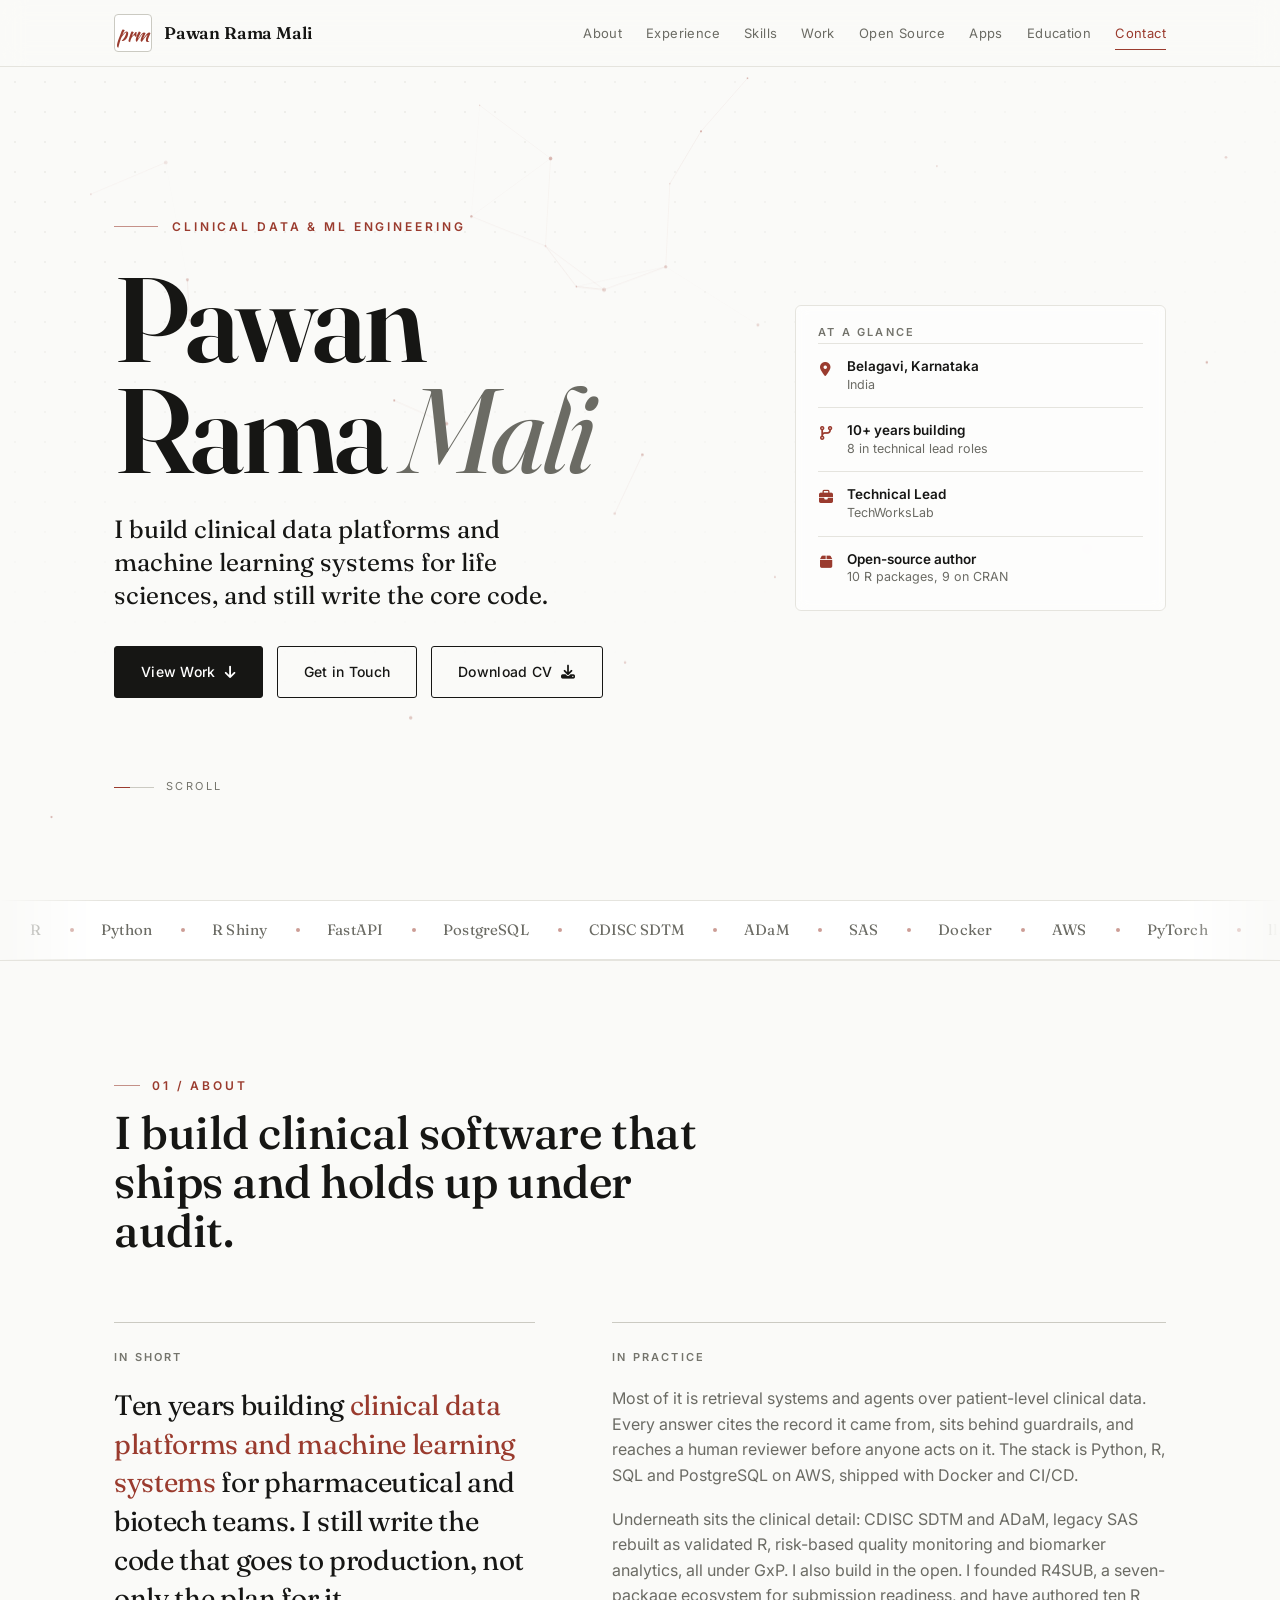
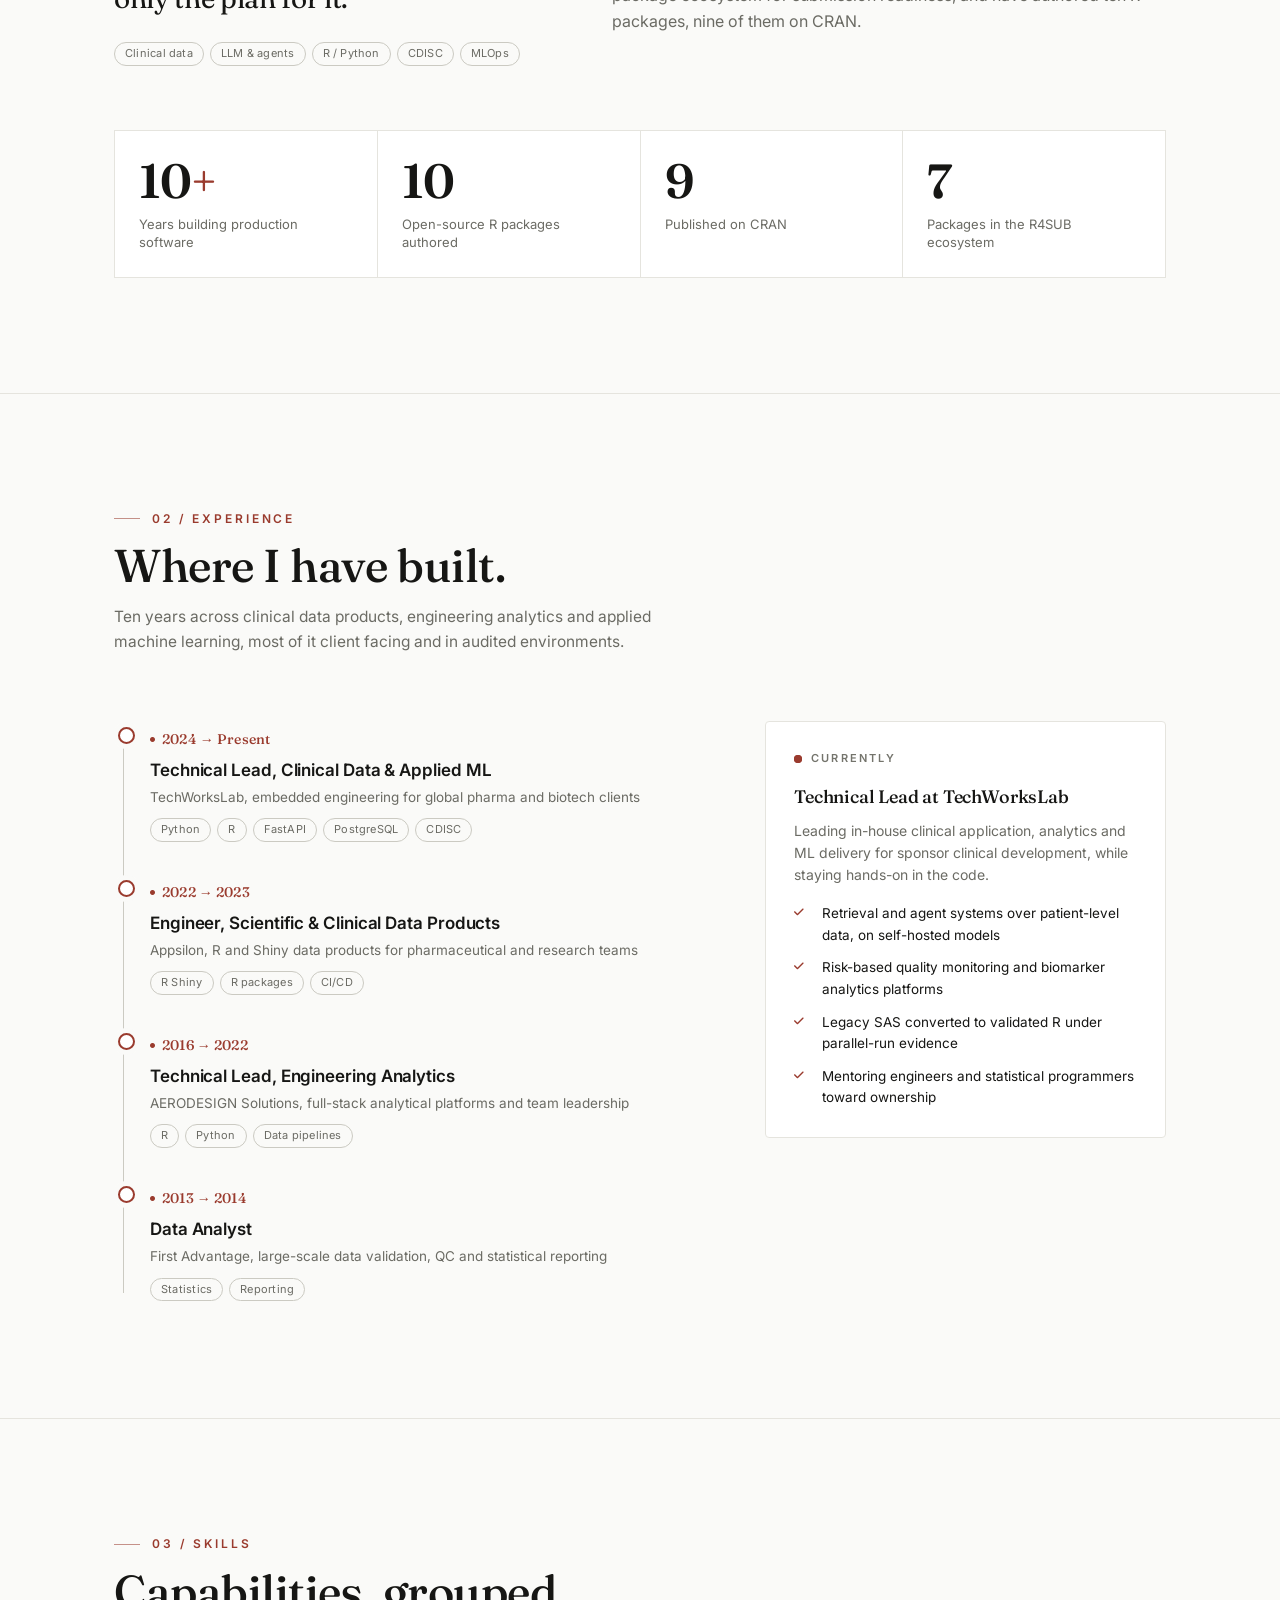
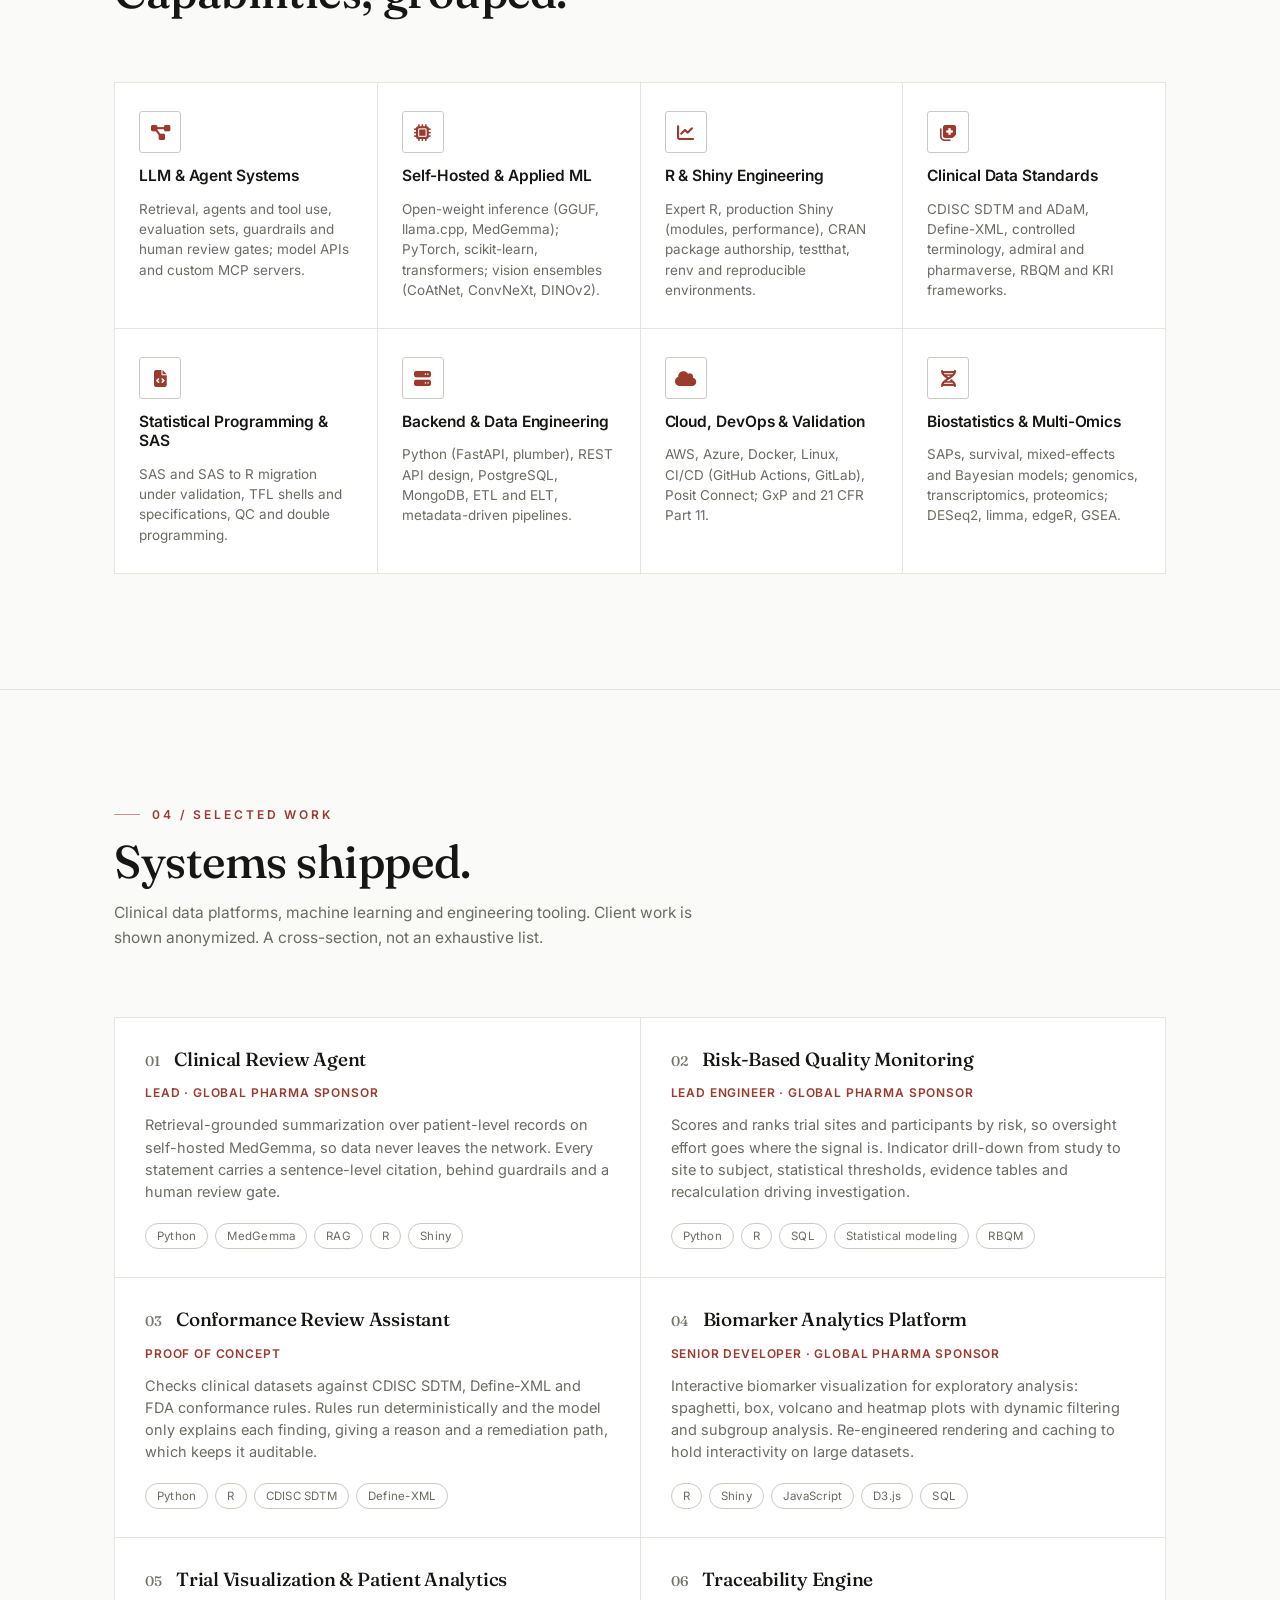
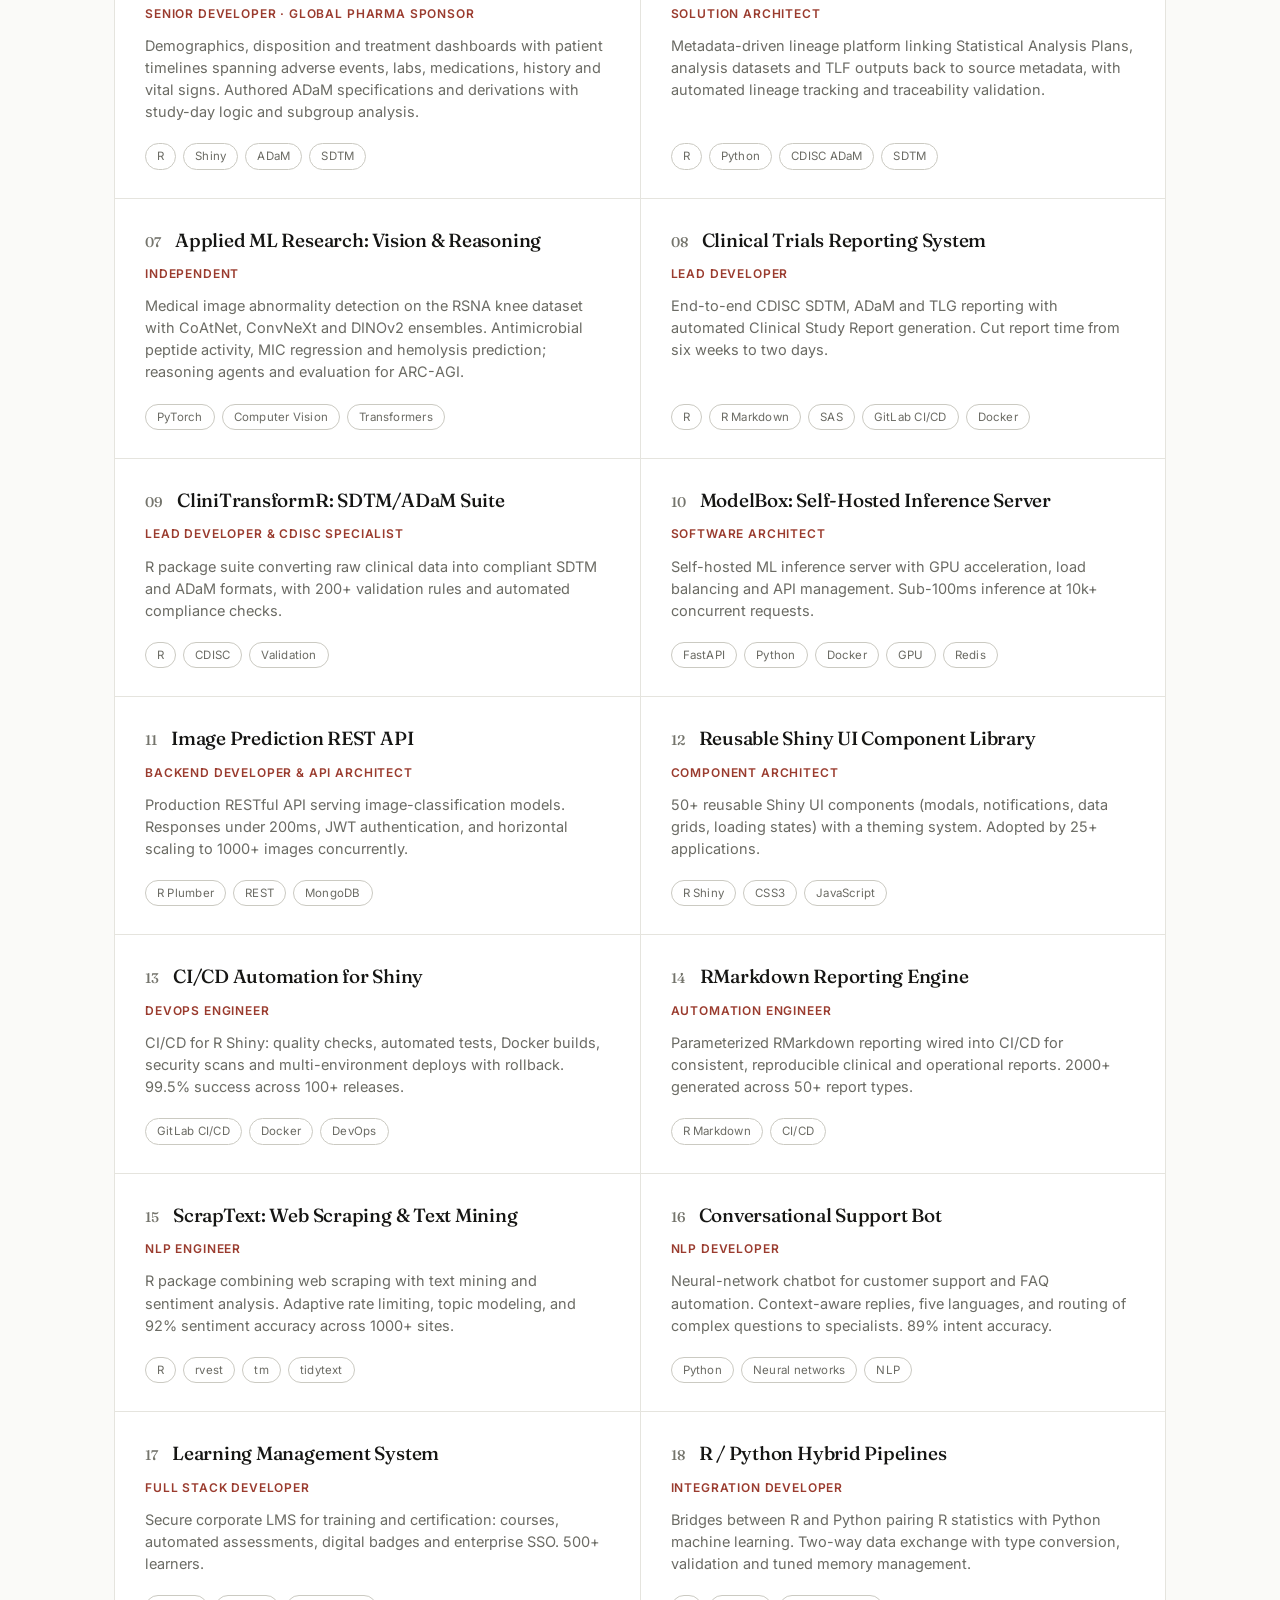
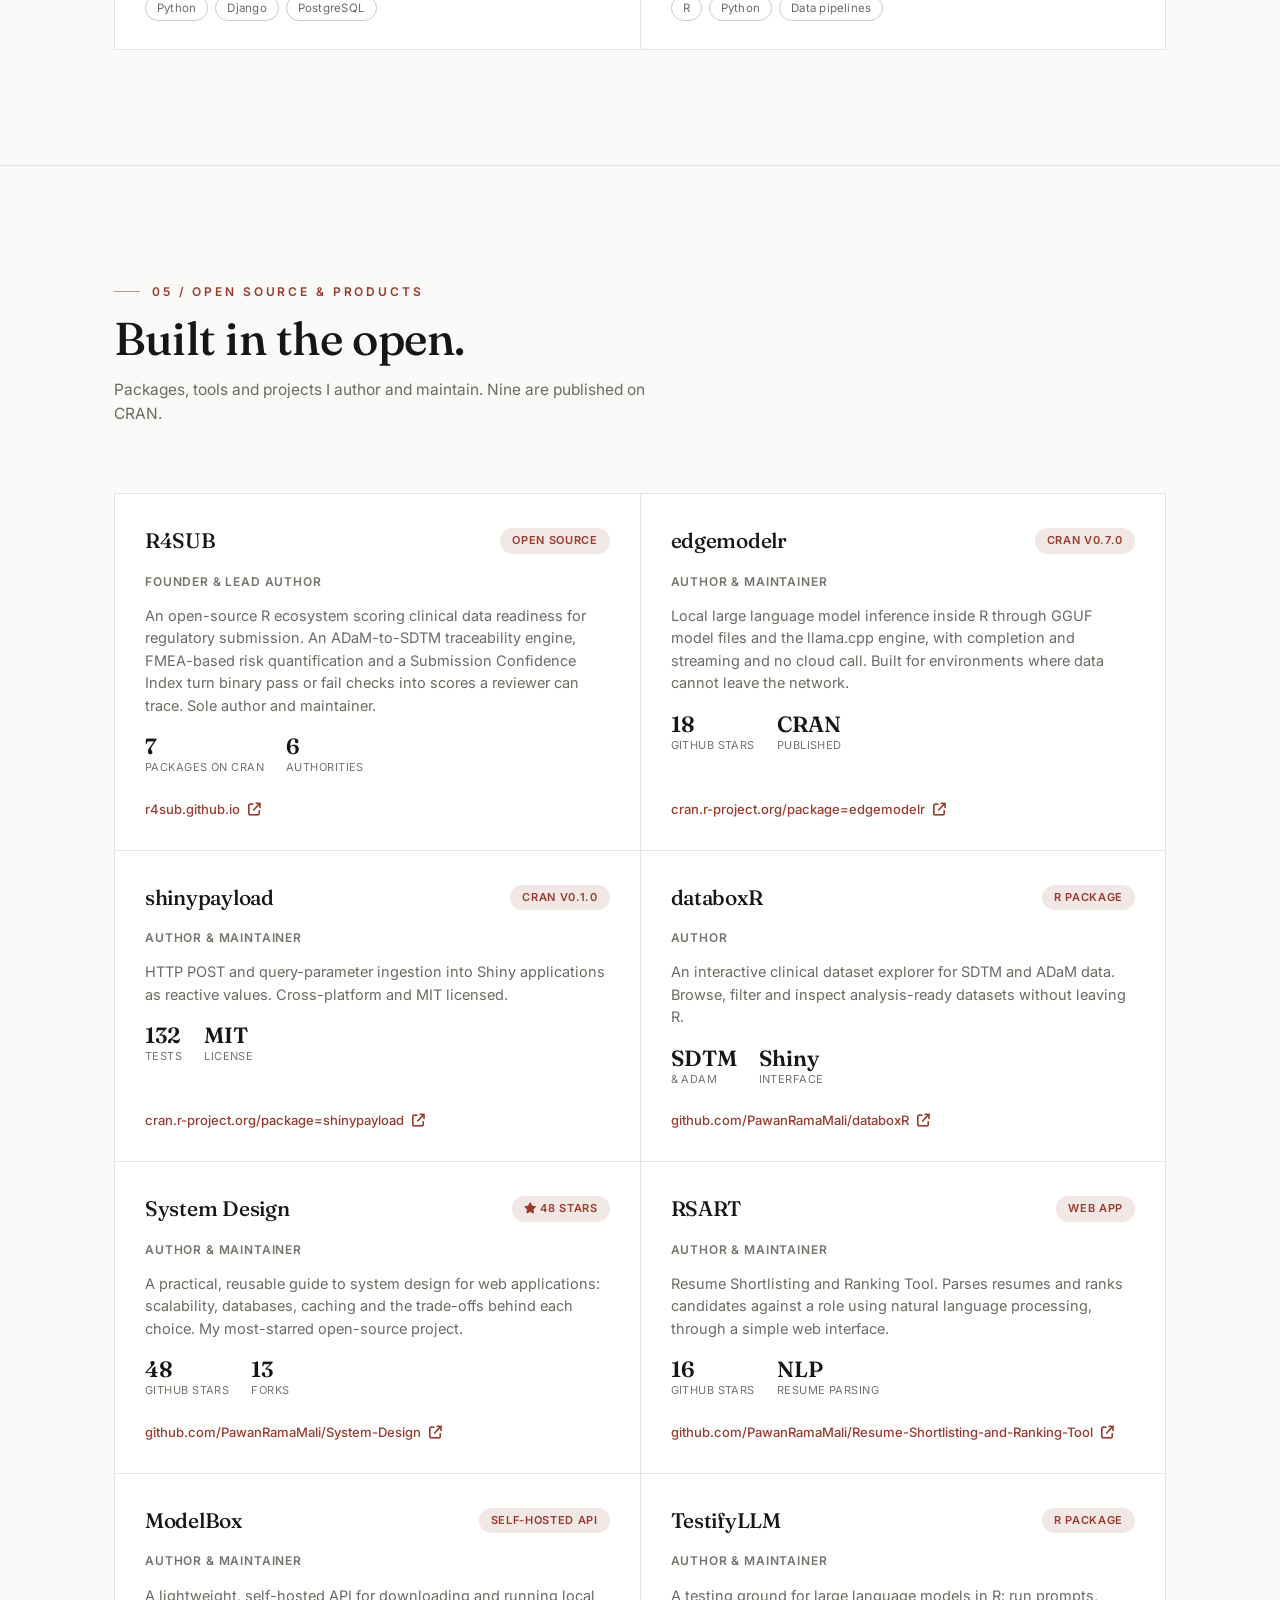
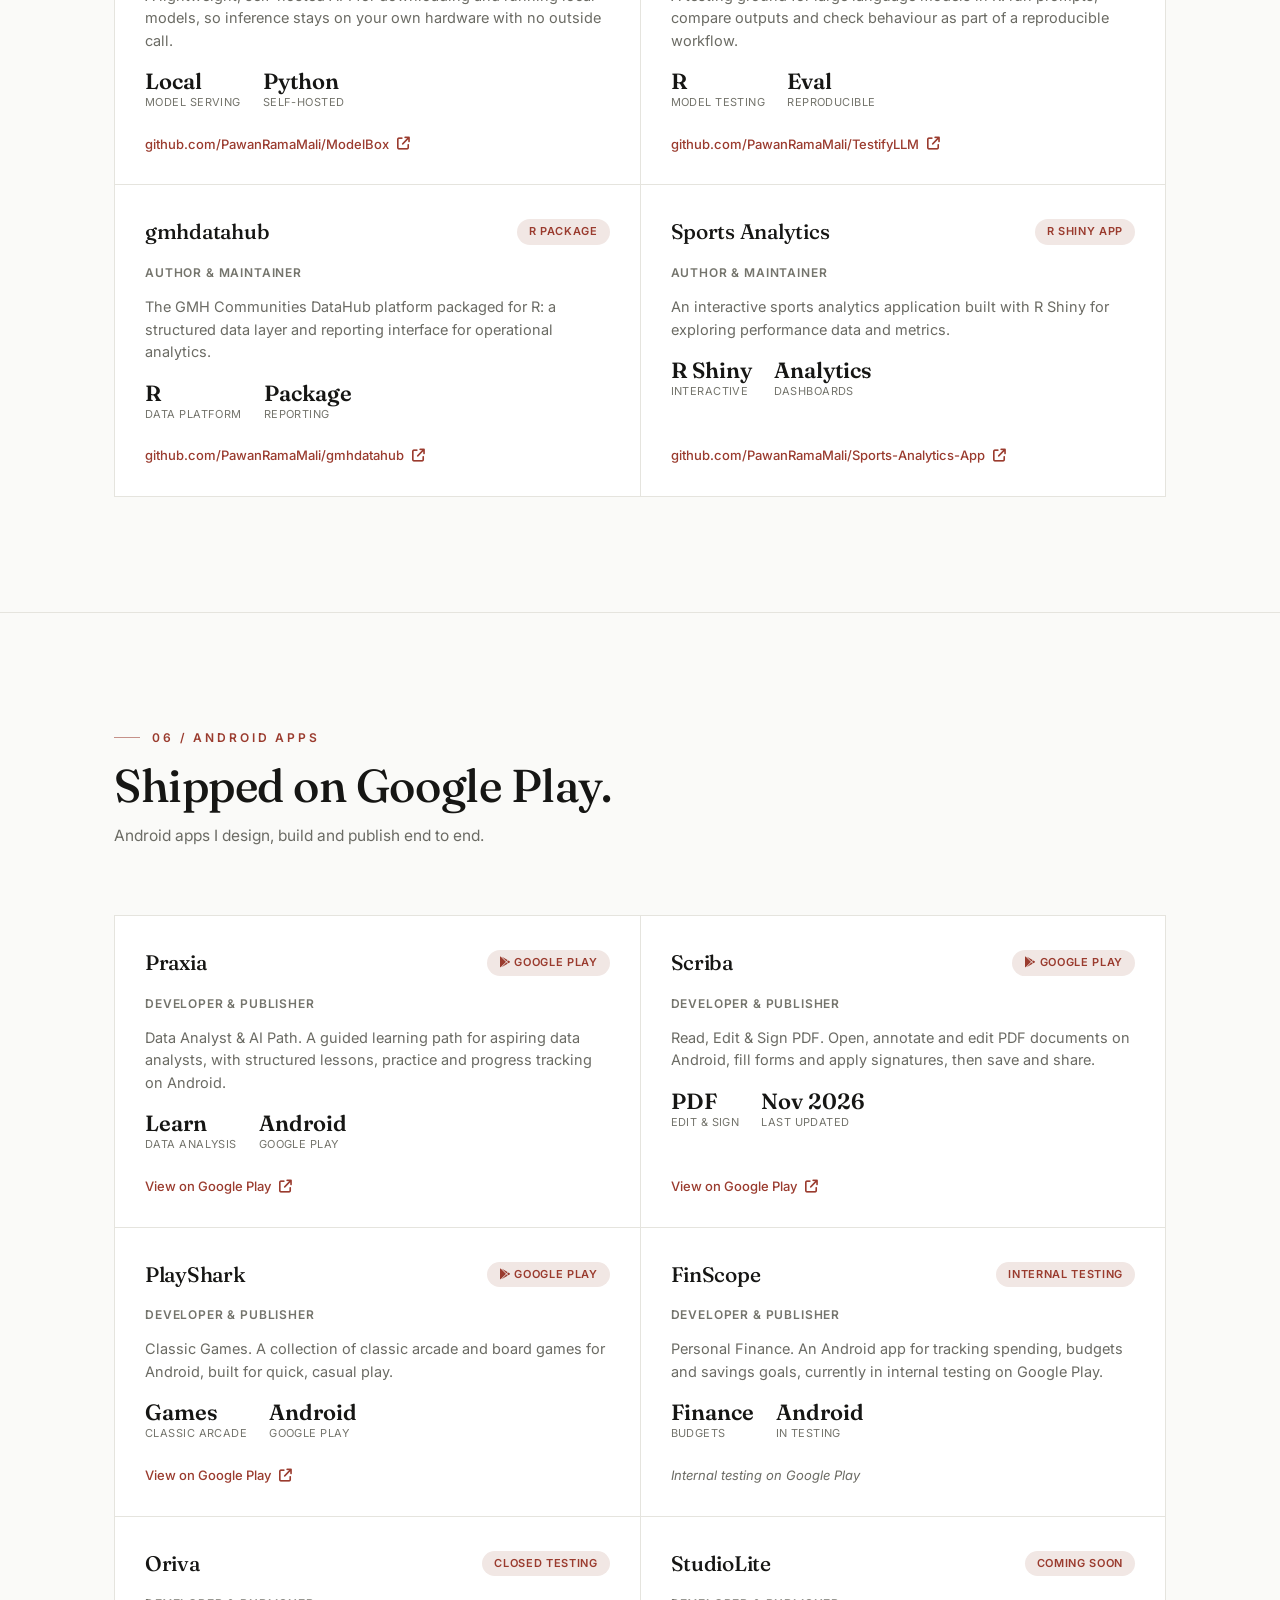
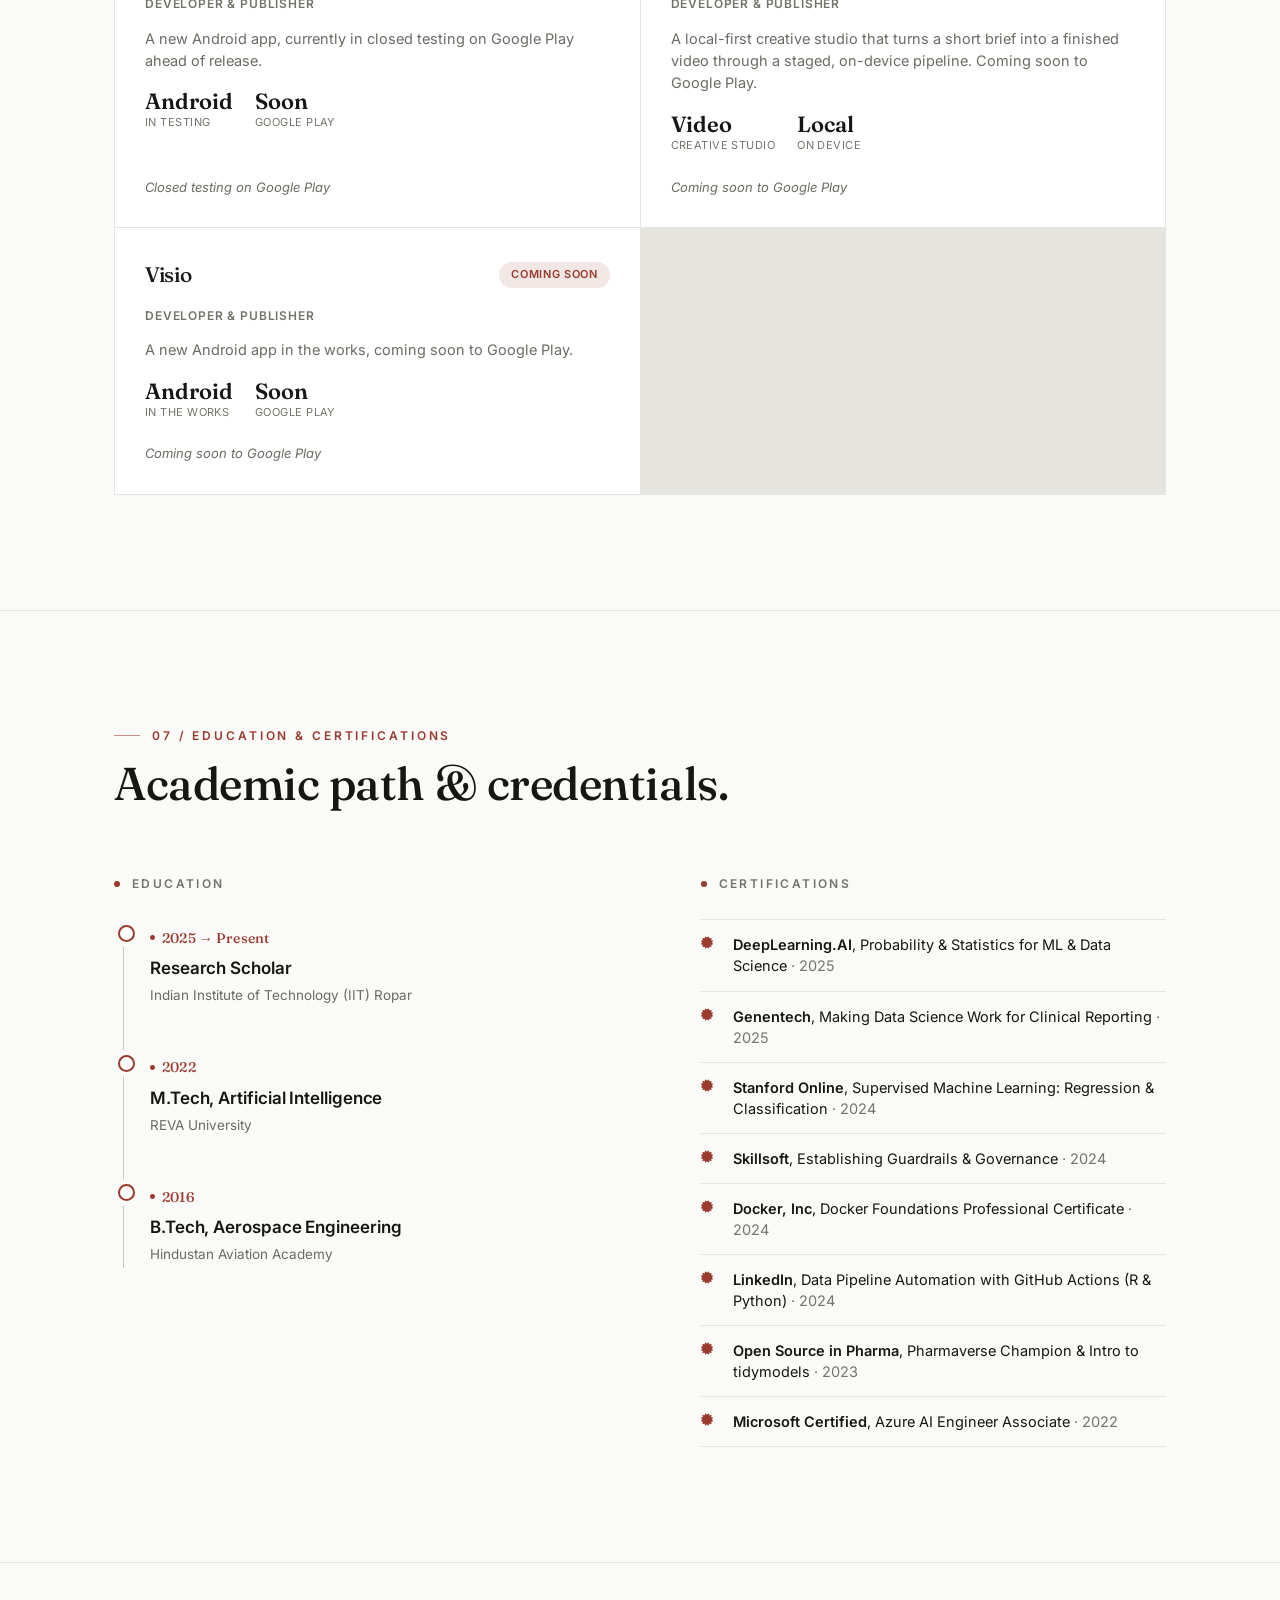
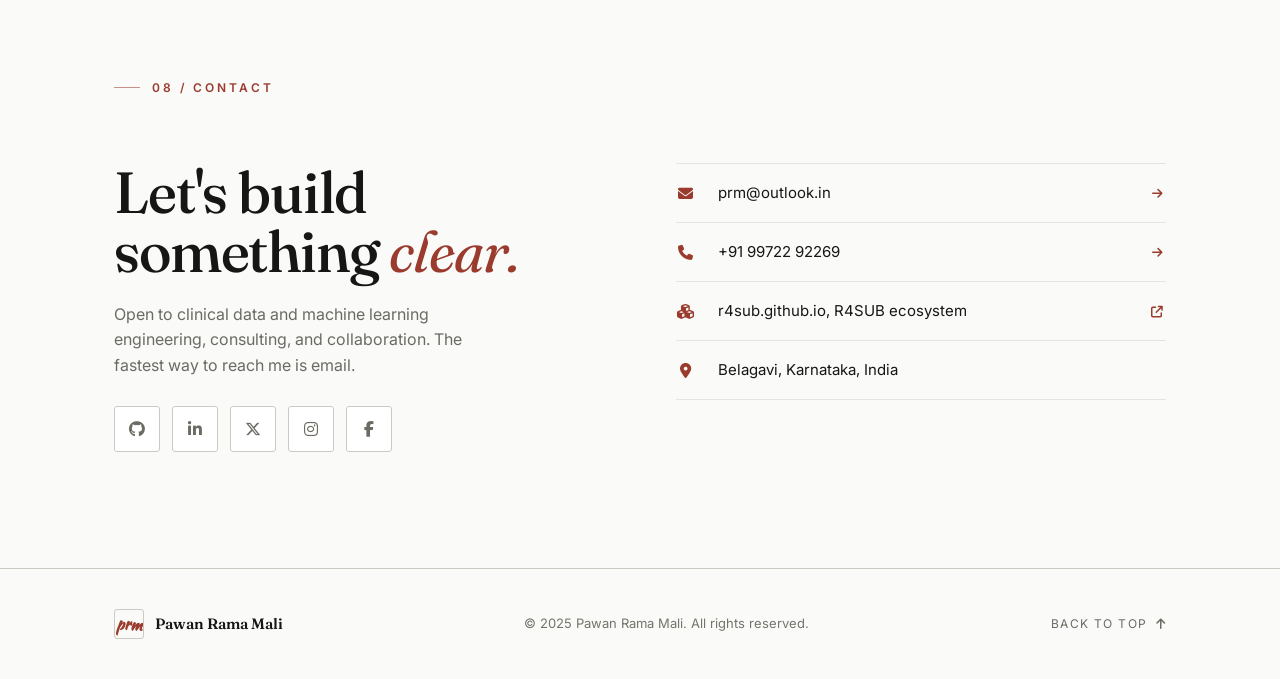
<file: index.html>
<!DOCTYPE html>
<html lang="en">
<head>
<meta charset="UTF-8">
<meta name="viewport" content="width=device-width, initial-scale=1.0">
<title>Pawan Rama Mali · Portfolio</title>
<meta name="description" content="Pawan Rama Mali. Clinical data and machine learning engineering for life sciences. R, Python, CDISC, and open-source author with nine R packages on CRAN.">
<meta name="author" content="Pawan Rama Mali">
<meta name="robots" content="index,follow">
<link rel="canonical" href="https://pawanramamali.github.io/">
<meta property="og:type" content="website">
<meta property="og:site_name" content="Pawan Rama Mali">
<meta property="og:title" content="Pawan Rama Mali · Clinical Data and ML Engineering">
<meta property="og:description" content="Ten years building clinical data platforms and machine learning systems for pharma and biotech. R, Python, CDISC, and open-source author with nine R packages on CRAN.">
<meta property="og:url" content="https://pawanramamali.github.io/">
<meta property="og:image" content="https://pawanramamali.github.io/og-image.png">
<meta property="og:image:width" content="1200">
<meta property="og:image:height" content="630">
<meta property="og:image:alt" content="Pawan Rama Mali, clinical data and machine learning engineer">
<meta name="twitter:card" content="summary_large_image">
<meta name="twitter:title" content="Pawan Rama Mali · Clinical Data and ML Engineering">
<meta name="twitter:description" content="Clinical data platforms and machine learning for pharma and biotech. R, Python, CDISC, and open-source author with nine R packages on CRAN.">
<meta name="twitter:image" content="https://pawanramamali.github.io/og-image.png">
<meta name="theme-color" content="#9a3b2e">
<script type="application/ld+json">
{"@context":"https://schema.org","@type":"Person","name":"Pawan Rama Mali","url":"https://pawanramamali.github.io/","email":"prm@outlook.in","jobTitle":"Clinical Data and Machine Learning Engineer","sameAs":["https://github.com/PawanRamaMali","https://www.linkedin.com/in/pawanramamali/"],"knowsAbout":["Clinical data engineering","CDISC SDTM and ADaM","R","R Shiny","Python","Machine learning","Regulatory submission"]}
</script>
<link rel="preconnect" href="https://fonts.googleapis.com">
<link rel="preconnect" href="https://fonts.gstatic.com" crossorigin>
<link rel="preconnect" href="https://cdnjs.cloudflare.com" crossorigin>
<link href="https://fonts.googleapis.com/css2?family=Fraunces:ital,opsz,wght@0,9..144,400;0,9..144,500;0,9..144,600;0,9..144,700;1,9..144,400&family=Inter:wght@400;500;600&family=Kaushan+Script&display=swap" rel="stylesheet">
<link rel="stylesheet" href="https://cdnjs.cloudflare.com/ajax/libs/font-awesome/6.5.1/css/all.min.css" referrerpolicy="no-referrer" media="print" onload="this.media='all'">
<noscript><link rel="stylesheet" href="https://cdnjs.cloudflare.com/ajax/libs/font-awesome/6.5.1/css/all.min.css" referrerpolicy="no-referrer"></noscript>
<link rel="icon" href="data:image/svg+xml,%3Csvg%20xmlns='http://www.w3.org/2000/svg'%20viewBox='0%200%2032%2032'%3E%3Crect%20width='32'%20height='32'%20rx='7'%20fill='%239a3b2e'/%3E%3Ctext%20x='16'%20y='25'%20font-family='cursive'%20font-size='23'%20text-anchor='middle'%20fill='%23faf8f4'%3Ep%3C/text%3E%3C/svg%3E">
<style>
  :root{
    --bg:#fafaf8;
    --paper:#ffffff;
    --ink:#161614;
    --muted:#6b6b64;
    --faint:#74746c;
    --line:#e5e4de;
    --line-strong:#cbcac2;
    --accent:#9a3b2e;
    --accent-soft:#f1e7e4;
    --maxw:1180px;
    --gutter:clamp(18px, 5vw, 72px);
    --ease:cubic-bezier(.22,.7,.2,1);
  }
  *{box-sizing:border-box;}
  /* a11y: visible keyboard focus */
  a:focus-visible,button:focus-visible,.btn:focus-visible,[tabindex]:focus-visible{outline:2px solid var(--accent);outline-offset:3px;border-radius:3px;}
  main:focus{outline:none;}
  /* a11y: skip link */
  .skip-link{position:absolute;left:12px;top:-48px;z-index:1000;background:var(--accent);color:#fff;padding:10px 16px;border-radius:6px;font-size:14px;font-weight:600;text-decoration:none;transition:top .18s var(--ease);}
  .skip-link:focus{top:12px;}
  html{scroll-behavior:smooth;}
  body{
    margin:0;background:var(--bg);color:var(--ink);
    font-family:'Inter',system-ui,-apple-system,sans-serif;
    font-size:16px;line-height:1.6;-webkit-font-smoothing:antialiased;text-rendering:optimizeLegibility;
    overflow-x:hidden;
  }
  a{color:inherit;text-decoration:none;}
  h1,h2,h3,h4{font-family:'Fraunces',Georgia,serif;font-weight:500;letter-spacing:-0.01em;margin:0;}
  ::selection{background:var(--accent-soft);color:var(--accent);}

  .wrap{max-width:var(--maxw);margin:0 auto;padding-left:var(--gutter);padding-right:var(--gutter);width:100%;}
  .section{padding:clamp(60px,9vw,128px) 0;border-top:1px solid var(--line);position:relative;}
  .section-head{margin-bottom:clamp(38px,6vw,66px);max-width:62ch;}
  .section-num{font-size:12px;letter-spacing:0.24em;text-transform:uppercase;color:var(--accent);font-weight:600;display:flex;align-items:center;gap:12px;margin-bottom:14px;}
  .section-num::before{content:"";width:26px;height:1px;background:var(--accent);opacity:.55;}
  .section-title{font-size:clamp(28px,4.6vw,46px);line-height:1.06;}
  .section-kicker{color:var(--muted);margin-top:14px;font-size:15.5px;max-width:58ch;}

  /* ---- scroll progress ---- */
  .progress{position:fixed;top:0;left:0;height:2px;width:0;background:var(--accent);z-index:60;transition:width .1s linear;}

  /* ---- reveal animations ---- */
  .reveal{opacity:0;transform:translateY(22px);transition:opacity .8s var(--ease),transform .8s var(--ease);}
  .reveal.is-visible{opacity:1;transform:none;}
  .stagger > *{opacity:0;transform:translateY(22px);transition:opacity .7s var(--ease),transform .7s var(--ease);}
  .stagger.is-visible > *{opacity:1;transform:none;}
  .stagger.is-visible > *:nth-child(1){transition-delay:.04s}
  .stagger.is-visible > *:nth-child(2){transition-delay:.09s}
  .stagger.is-visible > *:nth-child(3){transition-delay:.14s}
  .stagger.is-visible > *:nth-child(4){transition-delay:.19s}
  .stagger.is-visible > *:nth-child(5){transition-delay:.24s}
  .stagger.is-visible > *:nth-child(6){transition-delay:.29s}
  .stagger.is-visible > *:nth-child(7){transition-delay:.34s}
  .stagger.is-visible > *:nth-child(8){transition-delay:.39s}

  /* ---- Nav ---- */
  .nav{position:sticky;top:0;z-index:50;background:rgba(250,250,248,0.82);backdrop-filter:blur(12px);-webkit-backdrop-filter:blur(12px);border-bottom:1px solid var(--line);}
  .nav-inner{display:flex;align-items:center;justify-content:space-between;height:66px;}
  .brand{display:flex;align-items:center;gap:12px;font-family:'Fraunces';font-weight:600;font-size:17px;letter-spacing:-0.01em;}
  .brand .mark{width:38px;height:38px;flex:none;border:1px solid var(--line-strong);display:flex;align-items:center;justify-content:center;font-family:'Kaushan Script',cursive;font-weight:400;font-size:20px;line-height:1;color:var(--accent);border-radius:4px;background:var(--paper);overflow:hidden;position:relative;}
  .brand .mark span{display:block;transform:translateY(1px);}
  .brand .mark::after{content:"";position:absolute;inset:0;background:linear-gradient(120deg,transparent 40%,rgba(154,59,46,.14),transparent 60%);transform:translateX(-120%);animation:sheen 5.5s var(--ease) infinite;}
  @keyframes sheen{0%,70%{transform:translateX(-120%)}85%,100%{transform:translateX(120%)}}
  .nav-links{display:flex;gap:24px;align-items:center;}
  .nav-links a{position:relative;font-size:13px;letter-spacing:0.03em;color:var(--muted);transition:color .18s;white-space:nowrap;}
  .nav-links a:hover{color:var(--ink);}
  .nav-links a.active{color:var(--accent);}
  .nav-links a::after{content:"";position:absolute;left:0;right:0;bottom:-7px;height:1px;background:var(--accent);transform:scaleX(0);transform-origin:left;transition:transform .25s var(--ease);}
  .nav-links a.active::after,.nav-links a:hover::after{transform:scaleX(1);}
  .nav-toggle{display:none;background:none;border:1px solid var(--line-strong);border-radius:3px;width:42px;height:38px;color:var(--ink);font-size:16px;cursor:pointer;}

  /* ---- Hero ---- */
  .hero{position:relative;padding:clamp(70px,13vw,150px) 0 clamp(54px,9vw,104px);border-top:none;overflow:hidden;}
  #heroCanvas{position:absolute;inset:0;width:100%;height:100%;z-index:0;pointer-events:none;}
  .hero::before{content:"";position:absolute;inset:0;z-index:0;background-image:radial-gradient(var(--line-strong) 1px,transparent 1.4px);background-size:30px 30px;opacity:.28;-webkit-mask-image:radial-gradient(130% 90% at 18% 10%,#000,transparent 72%);mask-image:radial-gradient(130% 90% at 18% 10%,#000,transparent 72%);}
  .hero-grid{position:relative;z-index:1;display:grid;grid-template-columns:minmax(0,1.6fr) minmax(0,0.95fr);gap:clamp(28px,5vw,56px);align-items:center;}
  .hero-eyebrow{display:flex;align-items:center;gap:14px;font-size:12px;letter-spacing:0.24em;text-transform:uppercase;color:var(--accent);font-weight:600;margin-bottom:28px;}
  .hero-eyebrow .rule{height:1px;width:44px;background:var(--accent);opacity:.55;transform-origin:left;transform:scaleX(0);transition:transform .9s var(--ease) .15s;}
  body.loaded .hero-eyebrow .rule{transform:scaleX(1);}
  .hero h1{font-size:clamp(46px,10.5vw,120px);line-height:0.92;font-weight:600;letter-spacing:-0.03em;margin:0 0 28px;}
  .hero h1 .light{font-style:italic;font-weight:400;color:var(--muted);}
  .hero-tag{font-family:'Fraunces';font-size:clamp(18px,2.4vw,25px);font-weight:400;color:var(--ink);max-width:30ch;line-height:1.32;margin-bottom:34px;}
  .hero-actions{display:flex;flex-wrap:wrap;gap:14px;}
  .btn{display:inline-flex;align-items:center;gap:9px;padding:14px 26px;font-size:14px;letter-spacing:0.02em;font-weight:500;border:1px solid var(--ink);border-radius:3px;transition:all .22s var(--ease);}
  .btn.primary{background:var(--ink);color:var(--paper);}
  .btn.primary:hover{background:var(--accent);border-color:var(--accent);transform:translateY(-2px);}
  .btn.ghost:hover{background:var(--ink);color:var(--paper);transform:translateY(-2px);}
  .btn i{transition:transform .22s var(--ease);}
  .btn.primary:hover i{transform:translateY(3px);}

  /* hero aside */
  .hero-aside{align-self:center;display:flex;flex-direction:column;background:rgba(255,255,255,.62);border:1px solid var(--line);border-radius:6px;padding:4px 22px 10px;backdrop-filter:blur(6px);-webkit-backdrop-filter:blur(6px);}
  .hero-aside .ak{font-size:11px;letter-spacing:0.2em;text-transform:uppercase;color:var(--faint);font-weight:600;padding:14px 0 2px;}
  .hero-aside .row{display:flex;align-items:flex-start;gap:13px;padding:14px 0;border-top:1px solid var(--line);font-size:14px;color:var(--muted);}
  .hero-aside .row i{color:var(--accent);width:16px;text-align:center;margin-top:4px;flex:none;}
  .hero-aside .row b{display:block;color:var(--ink);font-weight:600;font-size:13.5px;line-height:1.3;}
  .hero-aside .row span{font-size:12.5px;line-height:1.4;}

  /* hero entrance */
  .hero-eyebrow,.hero h1,.hero-tag,.hero-actions,.hero-aside{opacity:0;transform:translateY(20px);transition:opacity .9s var(--ease),transform .9s var(--ease);}
  body.loaded .hero-eyebrow{opacity:1;transform:none;transition-delay:.05s;}
  body.loaded .hero h1{opacity:1;transform:none;transition-delay:.14s;}
  body.loaded .hero-tag{opacity:1;transform:none;transition-delay:.26s;}
  body.loaded .hero-actions{opacity:1;transform:none;transition-delay:.36s;}
  body.loaded .hero-aside{opacity:1;transform:none;transition-delay:.44s;}

  .scroll-cue{position:relative;z-index:1;margin-top:clamp(40px,7vw,80px);display:inline-flex;align-items:center;gap:12px;font-size:11px;letter-spacing:0.22em;text-transform:uppercase;color:var(--faint);}
  .scroll-cue .bar{position:relative;width:40px;height:1px;background:var(--line-strong);overflow:hidden;}
  .scroll-cue .bar::after{content:"";position:absolute;left:0;top:0;height:100%;width:40%;background:var(--accent);animation:slide 2.4s var(--ease) infinite;}
  @keyframes slide{0%{transform:translateX(-120%)}100%{transform:translateX(320%)}}

  /* ---- About ---- */
  .two-col{display:grid;grid-template-columns:minmax(0,0.95fr) minmax(0,1.25fr);gap:clamp(28px,6vw,80px);align-items:start;}
  .two-col .col{border-top:1px solid var(--line-strong);padding-top:26px;}
  .col-k{display:block;font-size:11px;letter-spacing:0.2em;text-transform:uppercase;color:var(--faint);font-weight:600;margin-bottom:20px;}
  .lead{font-family:'Fraunces';font-size:clamp(20px,2.7vw,28px);line-height:1.38;font-weight:400;letter-spacing:-0.012em;margin:0;}
  .lead .accent{color:var(--accent);}
  .about-body p{color:var(--muted);margin:0 0 18px;max-width:60ch;}
  .about-body p:last-child{margin-bottom:0;}
  .stats{display:grid;grid-template-columns:repeat(4,minmax(0,1fr));gap:1px;background:var(--line);border:1px solid var(--line);margin-top:clamp(40px,6vw,64px);}
  .stat{background:var(--paper);padding:26px 24px;}
  .stat .num{font-family:'Fraunces';font-size:clamp(34px,5vw,48px);font-weight:600;line-height:1;letter-spacing:-0.02em;color:var(--ink);}
  .stat .num .suf{color:var(--accent);}
  .stat .lbl{margin-top:10px;font-size:13px;color:var(--muted);line-height:1.4;}

  /* ---- Experience ---- */
  .exp-grid{display:grid;grid-template-columns:minmax(0,1.3fr) minmax(0,0.9fr);gap:clamp(32px,6vw,72px);align-items:start;}
  .timeline{position:relative;margin:0;padding:2px 0 2px 36px;list-style:none;}
  .timeline::before{content:"";position:absolute;left:9px;top:10px;bottom:10px;width:1px;background:var(--line-strong);transform:scaleY(0);transform-origin:top;transition:transform 1s var(--ease) .1s;}
  .timeline.is-visible::before{transform:scaleY(1);}
  .timeline li{position:relative;padding:0 0 34px;opacity:0;transform:translateY(16px);transition:opacity .6s var(--ease),transform .6s var(--ease);}
  .timeline.is-visible li{opacity:1;transform:none;}
  .timeline.is-visible li:nth-child(2){transition-delay:.12s}
  .timeline.is-visible li:nth-child(3){transition-delay:.24s}
  .timeline.is-visible li:nth-child(4){transition-delay:.36s}
  .timeline li:last-child{padding-bottom:0;}
  .timeline li::before{content:"";position:absolute;left:-32px;top:4px;width:13px;height:13px;border-radius:50%;background:var(--paper);border:2px solid var(--accent);box-shadow:0 0 0 5px var(--bg);transition:background .2s;}
  .timeline li:hover::before{background:var(--accent);}
  .t-date{display:inline-flex;align-items:center;gap:7px;font-family:'Fraunces';font-size:14px;letter-spacing:0.01em;color:var(--accent);font-weight:500;margin-bottom:6px;}
  .t-title{font-size:17px;font-family:'Inter';font-weight:600;margin:0 0 3px;letter-spacing:-0.005em;}
  .t-sub{font-size:13.5px;color:var(--muted);margin:0 0 10px;}
  .t-tags{display:flex;flex-wrap:wrap;gap:6px;}
  .mini-tag{font-size:11px;letter-spacing:0.02em;color:var(--muted);border:1px solid var(--line-strong);border-radius:100px;padding:2px 10px;}
  .now-card{background:var(--paper);border:1px solid var(--line);border-radius:4px;padding:28px;position:sticky;top:90px;}
  .now-card .nk{font-size:11px;letter-spacing:0.2em;text-transform:uppercase;color:var(--faint);font-weight:600;display:flex;align-items:center;gap:9px;margin-bottom:16px;}
  .now-card .nk .pulse{width:8px;height:8px;border-radius:50%;background:var(--accent);position:relative;}
  .now-card .nk .pulse::after{content:"";position:absolute;inset:0;border-radius:50%;background:var(--accent);animation:pulse 2s ease-out infinite;}
  @keyframes pulse{0%{transform:scale(1);opacity:.6}100%{transform:scale(3.4);opacity:0}}
  .now-card h3{font-size:18px;font-weight:500;margin-bottom:8px;letter-spacing:-0.01em;}
  .now-card p{font-size:14px;color:var(--muted);margin:0 0 18px;line-height:1.55;}
  .now-card ul{list-style:none;margin:0;padding:0;display:flex;flex-direction:column;gap:11px;}
  .now-card li{display:grid;grid-template-columns:18px 1fr;gap:10px;font-size:13.5px;color:var(--ink);align-items:start;}
  .now-card li i{color:var(--accent);font-size:11px;margin-top:4px;}

  /* ---- Skills ---- */
  .skills-grid{display:grid;grid-template-columns:repeat(4,minmax(0,1fr));gap:1px;background:var(--line);border:1px solid var(--line);}
  .skill-card{background:var(--paper);padding:28px 24px;display:flex;flex-direction:column;gap:13px;min-height:196px;transition:background .25s var(--ease);position:relative;overflow:hidden;}
  .skill-card::after{content:"";position:absolute;left:0;bottom:0;height:2px;width:100%;background:var(--accent);transform:scaleX(0);transform-origin:left;transition:transform .35s var(--ease);}
  .skill-card:hover{background:#fcfbf9;}
  .skill-card:hover::after{transform:scaleX(1);}
  .skill-card .ic{width:42px;height:42px;border:1px solid var(--line-strong);border-radius:3px;display:flex;align-items:center;justify-content:center;color:var(--accent);font-size:17px;transition:all .25s var(--ease);}
  .skill-card:hover .ic{background:var(--accent);color:var(--paper);border-color:var(--accent);}
  .skill-card h3{font-size:15.5px;font-family:'Inter';font-weight:600;letter-spacing:-0.005em;line-height:1.25;}
  .skill-card p{margin:0;font-size:13.5px;color:var(--muted);line-height:1.5;}

  /* ---- Projects ---- */
  .proj-grid{display:grid;grid-template-columns:repeat(2,minmax(0,1fr));gap:1px;background:var(--line);border:1px solid var(--line);}
  .proj-card{background:var(--paper);padding:30px 30px 28px;display:flex;flex-direction:column;gap:12px;transition:background .22s var(--ease),transform .22s var(--ease);position:relative;overflow:hidden;}
  .proj-card::before{content:"";position:absolute;top:0;right:0;width:0;height:0;border-style:solid;border-width:0 0 26px 26px;border-color:transparent transparent transparent transparent;transition:border-color .25s var(--ease);}
  .proj-card:hover{background:#fcfbf9;}
  .proj-card:hover::before{border-color:transparent transparent var(--accent-soft) transparent;}
  .proj-top{display:flex;align-items:baseline;gap:14px;}
  .proj-num{font-family:'Fraunces';font-size:14px;color:var(--faint);font-weight:500;line-height:1.4;flex:none;}
  .proj-card h3{font-size:19px;line-height:1.18;font-weight:500;letter-spacing:-0.012em;}
  .proj-role{font-size:12px;letter-spacing:0.07em;text-transform:uppercase;color:var(--accent);font-weight:600;}
  .proj-card p{margin:0;font-size:14.5px;color:var(--muted);line-height:1.52;}
  .proj-tags{display:flex;flex-wrap:wrap;gap:7px;margin-top:auto;padding-top:8px;}
  .tag{font-size:11.5px;letter-spacing:0.02em;color:var(--muted);border:1px solid var(--line-strong);border-radius:100px;padding:3px 11px;white-space:nowrap;}

  /* ---- Open source ---- */
  .os-grid{display:grid;grid-template-columns:repeat(2,minmax(0,1fr));gap:1px;background:var(--line);border:1px solid var(--line);}
  .os-card{background:var(--paper);padding:30px;display:flex;flex-direction:column;gap:14px;transition:background .22s var(--ease);}
  .os-card:hover{background:#fcfbf9;}
  .os-head{display:flex;align-items:center;justify-content:space-between;gap:12px;flex-wrap:wrap;}
  .os-head h3{font-size:21px;font-weight:500;letter-spacing:-0.012em;}
  .os-badge{font-size:11px;letter-spacing:0.06em;text-transform:uppercase;color:var(--accent);font-weight:600;background:var(--accent-soft);border-radius:100px;padding:4px 12px;white-space:nowrap;}
  .os-role{font-size:12px;letter-spacing:0.07em;text-transform:uppercase;color:var(--faint);font-weight:600;}
  .os-card p{margin:0;font-size:14.5px;color:var(--muted);line-height:1.55;}
  .os-metrics{display:flex;flex-wrap:wrap;gap:22px;padding:4px 0 2px;}
  .os-metric{display:flex;flex-direction:column;gap:2px;}
  .os-metric b{font-family:'Fraunces';font-size:22px;font-weight:600;line-height:1;color:var(--ink);}
  .os-metric span{font-size:11px;letter-spacing:0.04em;text-transform:uppercase;color:var(--faint);}
  .repo-link{margin-top:auto;padding-top:6px;font-size:13px;font-weight:500;color:var(--accent);display:inline-flex;align-items:center;gap:8px;overflow-wrap:anywhere;word-break:break-word;}
  .repo-link.muted-link{color:var(--muted);font-weight:400;font-style:italic;}
  .repo-link i{transition:transform .22s var(--ease);}
  .repo-link:hover{text-decoration:underline;}
  .repo-link:hover i{transform:translate(2px,-2px);}

  /* ---- Education + Certs ---- */
  .edu-grid{display:grid;grid-template-columns:minmax(0,1.05fr) minmax(0,0.95fr);gap:clamp(32px,6vw,72px);}
  .block-label{font-size:12px;letter-spacing:0.2em;text-transform:uppercase;color:var(--faint);font-weight:600;margin-bottom:26px;display:flex;align-items:center;gap:12px;}
  .block-label .dot{width:6px;height:6px;background:var(--accent);border-radius:50%;flex:none;}
  .cert-list{list-style:none;margin:0;padding:0;border-top:1px solid var(--line);}
  .cert-list li{padding:14px 0;border-bottom:1px solid var(--line);display:grid;grid-template-columns:20px 1fr;gap:12px;font-size:14.5px;line-height:1.45;transition:padding-left .2s var(--ease);}
  .cert-list li:hover{padding-left:6px;}
  .cert-list i{color:var(--accent);padding-top:3px;font-size:12px;}
  .cert-list b{font-weight:600;}
  .cert-list .yr{color:var(--faint);}

  /* ---- Contact ---- */
  .contact-grid{display:grid;grid-template-columns:minmax(0,1fr) minmax(0,1fr);gap:clamp(32px,6vw,72px);align-items:start;}
  .contact-head h2{font-size:clamp(32px,6vw,58px);line-height:1.02;letter-spacing:-0.02em;margin-bottom:20px;}
  .contact-head h2 em{font-style:italic;color:var(--accent);font-weight:400;}
  .contact-head p{color:var(--muted);max-width:40ch;}
  .contact-lines{border-top:1px solid var(--line);}
  .contact-lines a,.contact-lines .ci{display:grid;grid-template-columns:28px 1fr auto;gap:14px;align-items:center;padding:17px 0;border-bottom:1px solid var(--line);font-size:15px;transition:color .18s,padding-left .2s var(--ease);}
  .contact-lines a:hover{color:var(--accent);padding-left:6px;}
  .contact-lines i{color:var(--accent);width:18px;text-align:center;}
  .contact-lines .cval{color:var(--ink);overflow-wrap:anywhere;}
  .contact-lines a:hover .cval{color:var(--accent);}
  .contact-lines .arrow{color:var(--faint);font-size:12px;}
  .socials{display:flex;flex-wrap:wrap;gap:12px;margin-top:28px;}
  .socials a{width:46px;height:46px;border:1px solid var(--line-strong);border-radius:3px;display:flex;align-items:center;justify-content:center;color:var(--muted);font-size:16px;transition:all .22s var(--ease);background:var(--paper);}
  .socials a:hover{color:var(--paper);background:var(--accent);border-color:var(--accent);transform:translateY(-3px);}

  /* ---- Footer ---- */
  footer{border-top:1px solid var(--line-strong);padding:40px 0;}
  .footer-inner{display:flex;flex-wrap:wrap;gap:16px;justify-content:space-between;align-items:center;}
  .footer-inner .fb{display:flex;align-items:center;gap:11px;font-family:'Fraunces';font-weight:600;font-size:15px;}
  .footer-inner .fmark{width:30px;height:30px;border:1px solid var(--line-strong);display:flex;align-items:center;justify-content:center;font-family:'Kaushan Script',cursive;font-size:16px;line-height:1;color:var(--accent);border-radius:3px;overflow:hidden;}
  .footer-inner .fmark span{display:block;transform:translateY(1px);}
  .footer-inner small{color:var(--faint);font-size:13px;}
  .to-top{font-size:12px;letter-spacing:0.12em;text-transform:uppercase;color:var(--muted);display:inline-flex;align-items:center;gap:8px;}
  .to-top:hover{color:var(--accent);}

  /* ---- Marquee ---- */
  .marquee{border-top:1px solid var(--line);border-bottom:1px solid var(--line);background:var(--paper);overflow:hidden;white-space:nowrap;position:relative;-webkit-mask-image:linear-gradient(90deg,transparent,#000 8%,#000 92%,transparent);mask-image:linear-gradient(90deg,transparent,#000 8%,#000 92%,transparent);}
  .marquee-track{display:inline-flex;align-items:center;padding:17px 0;animation:marq 36s linear infinite;will-change:transform;}
  .marquee:hover .marquee-track{animation-play-state:paused;}
  .m-item{font-family:'Fraunces';font-size:15px;color:var(--muted);padding:0 30px;position:relative;letter-spacing:0.01em;}
  .m-item::after{content:"";position:absolute;right:-3px;top:50%;width:4px;height:4px;background:var(--accent);opacity:.5;border-radius:50%;transform:translateY(-50%);}
  @keyframes marq{from{transform:translateX(0)}to{transform:translateX(-50%)}}

  /* ---- Floating back-to-top with progress ring ---- */
  .totop{position:fixed;right:22px;bottom:22px;width:48px;height:48px;border-radius:50%;background:var(--paper);border:1px solid var(--line-strong);display:flex;align-items:center;justify-content:center;color:var(--ink);z-index:55;opacity:0;visibility:hidden;transform:translateY(12px);transition:opacity .3s var(--ease),transform .3s var(--ease),color .2s;}
  .totop.show{opacity:1;visibility:visible;transform:none;}
  .totop:hover{color:var(--accent);}
  .totop svg{position:absolute;inset:0;width:100%;height:100%;transform:rotate(-90deg);}
  .totop circle{fill:none;stroke-width:2;}
  .totop .ring-bg{stroke:var(--line);}
  .totop .ring-fg{stroke:var(--accent);stroke-linecap:round;transition:stroke-dashoffset .1s linear;}
  .totop i{font-size:14px;position:relative;z-index:1;}

  /* ---- Responsive ---- */
  @media(max-width:1120px){
    .nav-links{gap:18px;}
  }
  @media(max-width:980px){
    .nav-links{display:none;position:absolute;top:66px;left:0;right:0;flex-direction:column;gap:0;background:var(--paper);border-bottom:1px solid var(--line);padding:8px var(--gutter) 16px;}
    .nav-links.open{display:flex;}
    .nav-links a{padding:14px 0;border-bottom:1px solid var(--line);font-size:15px;width:100%;}
    .nav-links a:last-child{border-bottom:none;}
    .nav-links a::after{display:none;}
    .nav-toggle{display:inline-flex;align-items:center;justify-content:center;}
    .hero-grid{grid-template-columns:1fr;align-items:start;gap:34px;}
    .two-col,.exp-grid,.edu-grid,.contact-grid{grid-template-columns:1fr;}
    .hero-aside{align-self:stretch;max-width:440px;}
    .now-card{position:static;}
    .skills-grid{grid-template-columns:repeat(2,minmax(0,1fr));}
    .stats{grid-template-columns:repeat(2,minmax(0,1fr));}
  }
  @media(max-width:760px){
    .section{padding:clamp(48px,11vw,76px) 0;}
    .hero{padding:72px 0 54px;}
    .hero h1{font-size:clamp(42px,13vw,76px);}
    .proj-card,.os-card{padding:24px;}
    .now-card{padding:24px;}
  }
  @media(max-width:640px){
    .proj-grid,.os-grid{grid-template-columns:1fr;}
    .contact-lines a,.contact-lines .ci{grid-template-columns:24px 1fr;}
    .contact-lines .arrow{display:none;}
  }
  @media(max-width:480px){
    .skills-grid,.stats{grid-template-columns:1fr;}
    .hero-actions{gap:10px;}
    .hero-actions .btn{flex:1 1 auto;justify-content:center;}
    .hero-aside{max-width:none;}
    .m-item{font-size:14px;padding:0 22px;}
    .totop{right:16px;bottom:16px;width:44px;height:44px;}
    .section-num{font-size:11px;}
  }
  @media(max-width:360px){
    .hero h1{font-size:40px;}
    .stat .num{font-size:34px;}
  }
  @media(prefers-reduced-motion:reduce){
    html{scroll-behavior:auto;}
    *{transition:none!important;animation:none!important;}
    .reveal,.stagger>*,.timeline li,.hero-eyebrow,.hero h1,.hero-tag,.hero-actions,.hero-aside{opacity:1!important;transform:none!important;}
    .timeline::before,.hero-eyebrow .rule{transform:none!important;}
  }
</style>
</head>
<body>

<a class="skip-link" href="#main">Skip to content</a>

<div class="progress" id="progress" aria-hidden="true"></div>

<!-- NAV -->
<nav class="nav" aria-label="Primary">
  <div class="wrap nav-inner">
    <a class="brand" href="#top" aria-label="prm, Pawan Rama Mali home">
      <span class="mark" aria-hidden="true"><span>prm</span></span>
      <span>Pawan Rama Mali</span>
    </a>
    <div class="nav-links" id="navLinks">
      <a href="#about">About</a>
      <a href="#experience">Experience</a>
      <a href="#skills">Skills</a>
      <a href="#projects">Work</a>
      <a href="#opensource">Open Source</a>
      <a href="#apps">Apps</a>
      <a href="#education">Education</a>
      <a href="#contact">Contact</a>
    </div>
    <button class="nav-toggle" id="navToggle" aria-label="Toggle navigation menu" aria-expanded="false" aria-controls="navLinks">
      <i class="fa-solid fa-bars" aria-hidden="true"></i>
    </button>
  </div>
</nav>

<!-- HERO -->
<header class="hero" id="top">
  <canvas id="heroCanvas" aria-hidden="true"></canvas>
  <div class="wrap">
    <div class="hero-grid">
      <div class="hero-main">
        <div class="hero-eyebrow"><span class="rule" aria-hidden="true"></span>Clinical Data &amp; ML Engineering</div>
        <h1>Pawan<br>Rama <span class="light">Mali</span></h1>
        <p class="hero-tag">I build clinical data platforms and machine learning systems for life sciences, and still write the core code.</p>
        <div class="hero-actions">
          <a class="btn primary" href="#projects">View Work <i class="fa-solid fa-arrow-down" aria-hidden="true"></i></a>
          <a class="btn ghost" href="#contact">Get in Touch</a>
          <a class="btn ghost" href="cv/pawan-rama-mali-cv.pdf" download>Download CV <i class="fa-solid fa-download" aria-hidden="true"></i></a>
        </div>
      </div>
      <aside class="hero-aside" aria-label="At a glance">
        <div class="ak">At a glance</div>
        <div class="row"><i class="fa-solid fa-location-dot" aria-hidden="true"></i><span><b>Belagavi, Karnataka</b>India</span></div>
        <div class="row"><i class="fa-solid fa-code-branch" aria-hidden="true"></i><span><b>10+ years building</b>8 in technical lead roles</span></div>
        <div class="row"><i class="fa-solid fa-briefcase" aria-hidden="true"></i><span><b>Technical Lead</b>TechWorksLab</span></div>
        <div class="row"><i class="fa-solid fa-box" aria-hidden="true"></i><span><b>Open-source author</b>10 R packages, 9 on CRAN</span></div>
      </aside>
    </div>
    <div class="scroll-cue"><span class="bar" aria-hidden="true"></span>Scroll</div>
  </div>
</header>

<main id="main" tabindex="-1">

<!-- TECH MARQUEE -->
<div class="marquee" aria-hidden="true">
  <div class="marquee-track" id="marqueeTrack">
    <span class="m-item">R</span><span class="m-item">Python</span><span class="m-item">R Shiny</span><span class="m-item">FastAPI</span><span class="m-item">PostgreSQL</span><span class="m-item">CDISC SDTM</span><span class="m-item">ADaM</span><span class="m-item">SAS</span><span class="m-item">Docker</span><span class="m-item">AWS</span><span class="m-item">PyTorch</span><span class="m-item">llama.cpp</span><span class="m-item">GitHub Actions</span><span class="m-item">Posit Connect</span><span class="m-item">D3.js</span>
    <span class="m-item">R</span><span class="m-item">Python</span><span class="m-item">R Shiny</span><span class="m-item">FastAPI</span><span class="m-item">PostgreSQL</span><span class="m-item">CDISC SDTM</span><span class="m-item">ADaM</span><span class="m-item">SAS</span><span class="m-item">Docker</span><span class="m-item">AWS</span><span class="m-item">PyTorch</span><span class="m-item">llama.cpp</span><span class="m-item">GitHub Actions</span><span class="m-item">Posit Connect</span><span class="m-item">D3.js</span>
  </div>
</div>

<!-- ABOUT -->
<section class="section" id="about">
  <div class="wrap">
    <div class="section-head reveal">
      <div class="section-num">01 / About</div>
      <h2 class="section-title">I build clinical software that ships and holds up under audit.</h2>
    </div>
    <div class="two-col">
      <div class="col reveal">
        <span class="col-k">In short</span>
        <p class="lead">Ten years building <span class="accent">clinical data platforms and machine learning systems</span> for pharmaceutical and biotech teams. I still write the code that goes to production, not only the plan for it.</p>
        <div class="t-tags" style="margin-top:24px"><span class="mini-tag">Clinical data</span><span class="mini-tag">LLM &amp; agents</span><span class="mini-tag">R / Python</span><span class="mini-tag">CDISC</span><span class="mini-tag">MLOps</span></div>
      </div>
      <div class="col reveal">
        <span class="col-k">In practice</span>
        <div class="about-body">
          <p>Most of it is retrieval systems and agents over patient-level clinical data. Every answer cites the record it came from, sits behind guardrails, and reaches a human reviewer before anyone acts on it. The stack is Python, R, SQL and PostgreSQL on AWS, shipped with Docker and CI/CD.</p>
          <p>Underneath sits the clinical detail: CDISC SDTM and ADaM, legacy SAS rebuilt as validated R, risk-based quality monitoring and biomarker analytics, all under GxP. I also build in the open. I founded R4SUB, a seven-package ecosystem for submission readiness, and have authored ten R packages, nine of them on CRAN.</p>
        </div>
      </div>
    </div>
    <div class="stats reveal" id="stats">
      <div class="stat"><div class="num"><span data-count="10">0</span><span class="suf">+</span></div><div class="lbl">Years building production software</div></div>
      <div class="stat"><div class="num"><span data-count="10">0</span></div><div class="lbl">Open-source R packages authored</div></div>
      <div class="stat"><div class="num"><span data-count="9">0</span></div><div class="lbl">Published on CRAN</div></div>
      <div class="stat"><div class="num"><span data-count="7">0</span></div><div class="lbl">Packages in the R4SUB ecosystem</div></div>
    </div>
  </div>
</section>

<!-- EXPERIENCE -->
<section class="section" id="experience">
  <div class="wrap">
    <div class="section-head reveal">
      <div class="section-num">02 / Experience</div>
      <h2 class="section-title">Where I have built.</h2>
      <p class="section-kicker">Ten years across clinical data products, engineering analytics and applied machine learning, most of it client facing and in audited environments.</p>
    </div>
    <div class="exp-grid">
      <ol class="timeline" aria-label="Work experience timeline">
        <li>
          <span class="t-date"><i class="fa-solid fa-circle" style="font-size:5px"></i>2024 &rarr; Present</span>
          <p class="t-title">Technical Lead, Clinical Data &amp; Applied ML</p>
          <p class="t-sub">TechWorksLab, embedded engineering for global pharma and biotech clients</p>
          <div class="t-tags"><span class="mini-tag">Python</span><span class="mini-tag">R</span><span class="mini-tag">FastAPI</span><span class="mini-tag">PostgreSQL</span><span class="mini-tag">CDISC</span></div>
        </li>
        <li>
          <span class="t-date"><i class="fa-solid fa-circle" style="font-size:5px"></i>2022 &rarr; 2023</span>
          <p class="t-title">Engineer, Scientific &amp; Clinical Data Products</p>
          <p class="t-sub">Appsilon, R and Shiny data products for pharmaceutical and research teams</p>
          <div class="t-tags"><span class="mini-tag">R Shiny</span><span class="mini-tag">R packages</span><span class="mini-tag">CI/CD</span></div>
        </li>
        <li>
          <span class="t-date"><i class="fa-solid fa-circle" style="font-size:5px"></i>2016 &rarr; 2022</span>
          <p class="t-title">Technical Lead, Engineering Analytics</p>
          <p class="t-sub">AERODESIGN Solutions, full-stack analytical platforms and team leadership</p>
          <div class="t-tags"><span class="mini-tag">R</span><span class="mini-tag">Python</span><span class="mini-tag">Data pipelines</span></div>
        </li>
        <li>
          <span class="t-date"><i class="fa-solid fa-circle" style="font-size:5px"></i>2013 &rarr; 2014</span>
          <p class="t-title">Data Analyst</p>
          <p class="t-sub">First Advantage, large-scale data validation, QC and statistical reporting</p>
          <div class="t-tags"><span class="mini-tag">Statistics</span><span class="mini-tag">Reporting</span></div>
        </li>
      </ol>
      <div class="now-card reveal">
        <div class="nk"><span class="pulse" aria-hidden="true"></span>Currently</div>
        <h3>Technical Lead at TechWorksLab</h3>
        <p>Leading in-house clinical application, analytics and ML delivery for sponsor clinical development, while staying hands-on in the code.</p>
        <ul>
          <li><i class="fa-solid fa-check" aria-hidden="true"></i>Retrieval and agent systems over patient-level data, on self-hosted models</li>
          <li><i class="fa-solid fa-check" aria-hidden="true"></i>Risk-based quality monitoring and biomarker analytics platforms</li>
          <li><i class="fa-solid fa-check" aria-hidden="true"></i>Legacy SAS converted to validated R under parallel-run evidence</li>
          <li><i class="fa-solid fa-check" aria-hidden="true"></i>Mentoring engineers and statistical programmers toward ownership</li>
        </ul>
      </div>
    </div>
  </div>
</section>

<!-- SKILLS -->
<section class="section" id="skills">
  <div class="wrap">
    <div class="section-head reveal">
      <div class="section-num">03 / Skills</div>
      <h2 class="section-title">Capabilities, grouped.</h2>
    </div>
    <div class="skills-grid stagger">
      <div class="skill-card"><span class="ic" aria-hidden="true"><i class="fa-solid fa-diagram-project"></i></span><h3>LLM &amp; Agent Systems</h3><p>Retrieval, agents and tool use, evaluation sets, guardrails and human review gates; model APIs and custom MCP servers.</p></div>
      <div class="skill-card"><span class="ic" aria-hidden="true"><i class="fa-solid fa-microchip"></i></span><h3>Self-Hosted &amp; Applied ML</h3><p>Open-weight inference (GGUF, llama.cpp, MedGemma); PyTorch, scikit-learn, transformers; vision ensembles (CoAtNet, ConvNeXt, DINOv2).</p></div>
      <div class="skill-card"><span class="ic" aria-hidden="true"><i class="fa-solid fa-chart-line"></i></span><h3>R &amp; Shiny Engineering</h3><p>Expert R, production Shiny (modules, performance), CRAN package authorship, testthat, renv and reproducible environments.</p></div>
      <div class="skill-card"><span class="ic" aria-hidden="true"><i class="fa-solid fa-notes-medical"></i></span><h3>Clinical Data Standards</h3><p>CDISC SDTM and ADaM, Define-XML, controlled terminology, admiral and pharmaverse, RBQM and KRI frameworks.</p></div>
      <div class="skill-card"><span class="ic" aria-hidden="true"><i class="fa-solid fa-file-code"></i></span><h3>Statistical Programming &amp; SAS</h3><p>SAS and SAS to R migration under validation, TFL shells and specifications, QC and double programming.</p></div>
      <div class="skill-card"><span class="ic" aria-hidden="true"><i class="fa-solid fa-server"></i></span><h3>Backend &amp; Data Engineering</h3><p>Python (FastAPI, plumber), REST API design, PostgreSQL, MongoDB, ETL and ELT, metadata-driven pipelines.</p></div>
      <div class="skill-card"><span class="ic" aria-hidden="true"><i class="fa-solid fa-cloud"></i></span><h3>Cloud, DevOps &amp; Validation</h3><p>AWS, Azure, Docker, Linux, CI/CD (GitHub Actions, GitLab), Posit Connect; GxP and 21 CFR Part 11.</p></div>
      <div class="skill-card"><span class="ic" aria-hidden="true"><i class="fa-solid fa-dna"></i></span><h3>Biostatistics &amp; Multi-Omics</h3><p>SAPs, survival, mixed-effects and Bayesian models; genomics, transcriptomics, proteomics; DESeq2, limma, edgeR, GSEA.</p></div>
    </div>
  </div>
</section>

<!-- PROJECTS -->
<section class="section" id="projects">
  <div class="wrap">
    <div class="section-head reveal">
      <div class="section-num">04 / Selected Work</div>
      <h2 class="section-title">Systems shipped.</h2>
      <p class="section-kicker">Clinical data platforms, machine learning and engineering tooling. Client work is shown anonymized. A cross-section, not an exhaustive list.</p>
    </div>
    <div class="proj-grid stagger">

      <article class="proj-card">
        <div class="proj-top"><span class="proj-num">01</span><h3>Clinical Review Agent</h3></div>
        <div class="proj-role">Lead &middot; Global pharma sponsor</div>
        <p>Retrieval-grounded summarization over patient-level records on self-hosted MedGemma, so data never leaves the network. Every statement carries a sentence-level citation, behind guardrails and a human review gate.</p>
        <div class="proj-tags"><span class="tag">Python</span><span class="tag">MedGemma</span><span class="tag">RAG</span><span class="tag">R</span><span class="tag">Shiny</span></div>
      </article>

      <article class="proj-card">
        <div class="proj-top"><span class="proj-num">02</span><h3>Risk-Based Quality Monitoring</h3></div>
        <div class="proj-role">Lead Engineer &middot; Global pharma sponsor</div>
        <p>Scores and ranks trial sites and participants by risk, so oversight effort goes where the signal is. Indicator drill-down from study to site to subject, statistical thresholds, evidence tables and recalculation driving investigation.</p>
        <div class="proj-tags"><span class="tag">Python</span><span class="tag">R</span><span class="tag">SQL</span><span class="tag">Statistical modeling</span><span class="tag">RBQM</span></div>
      </article>

      <article class="proj-card">
        <div class="proj-top"><span class="proj-num">03</span><h3>Conformance Review Assistant</h3></div>
        <div class="proj-role">Proof of Concept</div>
        <p>Checks clinical datasets against CDISC SDTM, Define-XML and FDA conformance rules. Rules run deterministically and the model only explains each finding, giving a reason and a remediation path, which keeps it auditable.</p>
        <div class="proj-tags"><span class="tag">Python</span><span class="tag">R</span><span class="tag">CDISC SDTM</span><span class="tag">Define-XML</span></div>
      </article>

      <article class="proj-card">
        <div class="proj-top"><span class="proj-num">04</span><h3>Biomarker Analytics Platform</h3></div>
        <div class="proj-role">Senior Developer &middot; Global pharma sponsor</div>
        <p>Interactive biomarker visualization for exploratory analysis: spaghetti, box, volcano and heatmap plots with dynamic filtering and subgroup analysis. Re-engineered rendering and caching to hold interactivity on large datasets.</p>
        <div class="proj-tags"><span class="tag">R</span><span class="tag">Shiny</span><span class="tag">JavaScript</span><span class="tag">D3.js</span><span class="tag">SQL</span></div>
      </article>

      <article class="proj-card">
        <div class="proj-top"><span class="proj-num">05</span><h3>Trial Visualization &amp; Patient Analytics</h3></div>
        <div class="proj-role">Senior Developer &middot; Global pharma sponsor</div>
        <p>Demographics, disposition and treatment dashboards with patient timelines spanning adverse events, labs, medications, history and vital signs. Authored ADaM specifications and derivations with study-day logic and subgroup analysis.</p>
        <div class="proj-tags"><span class="tag">R</span><span class="tag">Shiny</span><span class="tag">ADaM</span><span class="tag">SDTM</span></div>
      </article>

      <article class="proj-card">
        <div class="proj-top"><span class="proj-num">06</span><h3>Traceability Engine</h3></div>
        <div class="proj-role">Solution Architect</div>
        <p>Metadata-driven lineage platform linking Statistical Analysis Plans, analysis datasets and TLF outputs back to source metadata, with automated lineage tracking and traceability validation.</p>
        <div class="proj-tags"><span class="tag">R</span><span class="tag">Python</span><span class="tag">CDISC ADaM</span><span class="tag">SDTM</span></div>
      </article>

      <article class="proj-card">
        <div class="proj-top"><span class="proj-num">07</span><h3>Applied ML Research: Vision &amp; Reasoning</h3></div>
        <div class="proj-role">Independent</div>
        <p>Medical image abnormality detection on the RSNA knee dataset with CoAtNet, ConvNeXt and DINOv2 ensembles. Antimicrobial peptide activity, MIC regression and hemolysis prediction; reasoning agents and evaluation for ARC-AGI.</p>
        <div class="proj-tags"><span class="tag">PyTorch</span><span class="tag">Computer Vision</span><span class="tag">Transformers</span></div>
      </article>

      <article class="proj-card">
        <div class="proj-top"><span class="proj-num">08</span><h3>Clinical Trials Reporting System</h3></div>
        <div class="proj-role">Lead Developer</div>
        <p>End-to-end CDISC SDTM, ADaM and TLG reporting with automated Clinical Study Report generation. Cut report time from six weeks to two days.</p>
        <div class="proj-tags"><span class="tag">R</span><span class="tag">R Markdown</span><span class="tag">SAS</span><span class="tag">GitLab CI/CD</span><span class="tag">Docker</span></div>
      </article>

      <article class="proj-card">
        <div class="proj-top"><span class="proj-num">09</span><h3>CliniTransformR: SDTM/ADaM Suite</h3></div>
        <div class="proj-role">Lead Developer &amp; CDISC Specialist</div>
        <p>R package suite converting raw clinical data into compliant SDTM and ADaM formats, with 200+ validation rules and automated compliance checks.</p>
        <div class="proj-tags"><span class="tag">R</span><span class="tag">CDISC</span><span class="tag">Validation</span></div>
      </article>

      <article class="proj-card">
        <div class="proj-top"><span class="proj-num">10</span><h3>ModelBox: Self-Hosted Inference Server</h3></div>
        <div class="proj-role">Software Architect</div>
        <p>Self-hosted ML inference server with GPU acceleration, load balancing and API management. Sub-100ms inference at 10k+ concurrent requests.</p>
        <div class="proj-tags"><span class="tag">FastAPI</span><span class="tag">Python</span><span class="tag">Docker</span><span class="tag">GPU</span><span class="tag">Redis</span></div>
      </article>

      <article class="proj-card">
        <div class="proj-top"><span class="proj-num">11</span><h3>Image Prediction REST API</h3></div>
        <div class="proj-role">Backend Developer &amp; API Architect</div>
        <p>Production RESTful API serving image-classification models. Responses under 200ms, JWT authentication, and horizontal scaling to 1000+ images concurrently.</p>
        <div class="proj-tags"><span class="tag">R Plumber</span><span class="tag">REST</span><span class="tag">MongoDB</span></div>
      </article>

      <article class="proj-card">
        <div class="proj-top"><span class="proj-num">12</span><h3>Reusable Shiny UI Component Library</h3></div>
        <div class="proj-role">Component Architect</div>
        <p>50+ reusable Shiny UI components (modals, notifications, data grids, loading states) with a theming system. Adopted by 25+ applications.</p>
        <div class="proj-tags"><span class="tag">R Shiny</span><span class="tag">CSS3</span><span class="tag">JavaScript</span></div>
      </article>

      <article class="proj-card">
        <div class="proj-top"><span class="proj-num">13</span><h3>CI/CD Automation for Shiny</h3></div>
        <div class="proj-role">DevOps Engineer</div>
        <p>CI/CD for R Shiny: quality checks, automated tests, Docker builds, security scans and multi-environment deploys with rollback. 99.5% success across 100+ releases.</p>
        <div class="proj-tags"><span class="tag">GitLab CI/CD</span><span class="tag">Docker</span><span class="tag">DevOps</span></div>
      </article>

      <article class="proj-card">
        <div class="proj-top"><span class="proj-num">14</span><h3>RMarkdown Reporting Engine</h3></div>
        <div class="proj-role">Automation Engineer</div>
        <p>Parameterized RMarkdown reporting wired into CI/CD for consistent, reproducible clinical and operational reports. 2000+ generated across 50+ report types.</p>
        <div class="proj-tags"><span class="tag">R Markdown</span><span class="tag">CI/CD</span></div>
      </article>

      <article class="proj-card">
        <div class="proj-top"><span class="proj-num">15</span><h3>ScrapText: Web Scraping &amp; Text Mining</h3></div>
        <div class="proj-role">NLP Engineer</div>
        <p>R package combining web scraping with text mining and sentiment analysis. Adaptive rate limiting, topic modeling, and 92% sentiment accuracy across 1000+ sites.</p>
        <div class="proj-tags"><span class="tag">R</span><span class="tag">rvest</span><span class="tag">tm</span><span class="tag">tidytext</span></div>
      </article>

      <article class="proj-card">
        <div class="proj-top"><span class="proj-num">16</span><h3>Conversational Support Bot</h3></div>
        <div class="proj-role">NLP Developer</div>
        <p>Neural-network chatbot for customer support and FAQ automation. Context-aware replies, five languages, and routing of complex questions to specialists. 89% intent accuracy.</p>
        <div class="proj-tags"><span class="tag">Python</span><span class="tag">Neural networks</span><span class="tag">NLP</span></div>
      </article>

      <article class="proj-card">
        <div class="proj-top"><span class="proj-num">17</span><h3>Learning Management System</h3></div>
        <div class="proj-role">Full Stack Developer</div>
        <p>Secure corporate LMS for training and certification: courses, automated assessments, digital badges and enterprise SSO. 500+ learners.</p>
        <div class="proj-tags"><span class="tag">Python</span><span class="tag">Django</span><span class="tag">PostgreSQL</span></div>
      </article>

      <article class="proj-card">
        <div class="proj-top"><span class="proj-num">18</span><h3>R / Python Hybrid Pipelines</h3></div>
        <div class="proj-role">Integration Developer</div>
        <p>Bridges between R and Python pairing R statistics with Python machine learning. Two-way data exchange with type conversion, validation and tuned memory management.</p>
        <div class="proj-tags"><span class="tag">R</span><span class="tag">Python</span><span class="tag">Data pipelines</span></div>
      </article>

    </div>
  </div>
</section>

<!-- OPEN SOURCE -->
<section class="section" id="opensource">
  <div class="wrap">
    <div class="section-head reveal">
      <div class="section-num">05 / Open Source &amp; Products</div>
      <h2 class="section-title">Built in the open.</h2>
      <p class="section-kicker">Packages, tools and projects I author and maintain. Nine are published on CRAN.</p>
    </div>
    <div class="os-grid stagger">

      <article class="os-card">
        <div class="os-head"><h3>R4SUB</h3><span class="os-badge">Open Source</span></div>
        <div class="os-role">Founder &amp; Lead Author</div>
        <p>An open-source R ecosystem scoring clinical data readiness for regulatory submission. An ADaM-to-SDTM traceability engine, FMEA-based risk quantification and a Submission Confidence Index turn binary pass or fail checks into scores a reviewer can trace. Sole author and maintainer.</p>
        <div class="os-metrics"><div class="os-metric"><b>7</b><span>Packages on CRAN</span></div><div class="os-metric"><b>6</b><span>Authorities</span></div></div>
        <a class="repo-link" href="https://r4sub.github.io" target="_blank" rel="noopener">r4sub.github.io <i class="fa-solid fa-arrow-up-right-from-square" aria-hidden="true"></i></a>
      </article>

      <article class="os-card">
        <div class="os-head"><h3>edgemodelr</h3><span class="os-badge">CRAN v0.7.0</span></div>
        <div class="os-role">Author &amp; Maintainer</div>
        <p>Local large language model inference inside R through GGUF model files and the llama.cpp engine, with completion and streaming and no cloud call. Built for environments where data cannot leave the network.</p>
        <div class="os-metrics"><div class="os-metric"><b>18</b><span>GitHub stars</span></div><div class="os-metric"><b>CRAN</b><span>Published</span></div></div>
        <a class="repo-link" href="https://cran.r-project.org/package=edgemodelr" target="_blank" rel="noopener">cran.r-project.org/package=edgemodelr <i class="fa-solid fa-arrow-up-right-from-square" aria-hidden="true"></i></a>
      </article>

      <article class="os-card">
        <div class="os-head"><h3>shinypayload</h3><span class="os-badge">CRAN v0.1.0</span></div>
        <div class="os-role">Author &amp; Maintainer</div>
        <p>HTTP POST and query-parameter ingestion into Shiny applications as reactive values. Cross-platform and MIT licensed.</p>
        <div class="os-metrics"><div class="os-metric"><b>132</b><span>Tests</span></div><div class="os-metric"><b>MIT</b><span>License</span></div></div>
        <a class="repo-link" href="https://cran.r-project.org/package=shinypayload" target="_blank" rel="noopener">cran.r-project.org/package=shinypayload <i class="fa-solid fa-arrow-up-right-from-square" aria-hidden="true"></i></a>
      </article>

      <article class="os-card">
        <div class="os-head"><h3>databoxR</h3><span class="os-badge">R Package</span></div>
        <div class="os-role">Author</div>
        <p>An interactive clinical dataset explorer for SDTM and ADaM data. Browse, filter and inspect analysis-ready datasets without leaving R.</p>
        <div class="os-metrics"><div class="os-metric"><b>SDTM</b><span>&amp; ADaM</span></div><div class="os-metric"><b>Shiny</b><span>Interface</span></div></div>
        <a class="repo-link" href="https://github.com/PawanRamaMali/databoxR" target="_blank" rel="noopener">github.com/PawanRamaMali/databoxR <i class="fa-solid fa-arrow-up-right-from-square" aria-hidden="true"></i></a>
      </article>

      <article class="os-card">
        <div class="os-head"><h3>System Design</h3><span class="os-badge"><i class="fa-solid fa-star" aria-hidden="true"></i> 48 stars</span></div>
        <div class="os-role">Author &amp; Maintainer</div>
        <p>A practical, reusable guide to system design for web applications: scalability, databases, caching and the trade-offs behind each choice. My most-starred open-source project.</p>
        <div class="os-metrics"><div class="os-metric"><b>48</b><span>GitHub stars</span></div><div class="os-metric"><b>13</b><span>Forks</span></div></div>
        <a class="repo-link" href="https://github.com/PawanRamaMali/System-Design" target="_blank" rel="noopener">github.com/PawanRamaMali/System-Design <i class="fa-solid fa-arrow-up-right-from-square" aria-hidden="true"></i></a>
      </article>

      <article class="os-card">
        <div class="os-head"><h3>RSART</h3><span class="os-badge">Web App</span></div>
        <div class="os-role">Author &amp; Maintainer</div>
        <p>Resume Shortlisting and Ranking Tool. Parses resumes and ranks candidates against a role using natural language processing, through a simple web interface.</p>
        <div class="os-metrics"><div class="os-metric"><b>16</b><span>GitHub stars</span></div><div class="os-metric"><b>NLP</b><span>Resume parsing</span></div></div>
        <a class="repo-link" href="https://github.com/PawanRamaMali/Resume-Shortlisting-and-Ranking-Tool" target="_blank" rel="noopener">github.com/PawanRamaMali/Resume-Shortlisting-and-Ranking-Tool <i class="fa-solid fa-arrow-up-right-from-square" aria-hidden="true"></i></a>
      </article>

      <article class="os-card">
        <div class="os-head"><h3>ModelBox</h3><span class="os-badge">Self-hosted API</span></div>
        <div class="os-role">Author &amp; Maintainer</div>
        <p>A lightweight, self-hosted API for downloading and running local models, so inference stays on your own hardware with no outside call.</p>
        <div class="os-metrics"><div class="os-metric"><b>Local</b><span>Model serving</span></div><div class="os-metric"><b>Python</b><span>Self-hosted</span></div></div>
        <a class="repo-link" href="https://github.com/PawanRamaMali/ModelBox" target="_blank" rel="noopener">github.com/PawanRamaMali/ModelBox <i class="fa-solid fa-arrow-up-right-from-square" aria-hidden="true"></i></a>
      </article>

      <article class="os-card">
        <div class="os-head"><h3>TestifyLLM</h3><span class="os-badge">R Package</span></div>
        <div class="os-role">Author &amp; Maintainer</div>
        <p>A testing ground for large language models in R: run prompts, compare outputs and check behaviour as part of a reproducible workflow.</p>
        <div class="os-metrics"><div class="os-metric"><b>R</b><span>Model testing</span></div><div class="os-metric"><b>Eval</b><span>Reproducible</span></div></div>
        <a class="repo-link" href="https://github.com/PawanRamaMali/TestifyLLM" target="_blank" rel="noopener">github.com/PawanRamaMali/TestifyLLM <i class="fa-solid fa-arrow-up-right-from-square" aria-hidden="true"></i></a>
      </article>

      <article class="os-card">
        <div class="os-head"><h3>gmhdatahub</h3><span class="os-badge">R Package</span></div>
        <div class="os-role">Author &amp; Maintainer</div>
        <p>The GMH Communities DataHub platform packaged for R: a structured data layer and reporting interface for operational analytics.</p>
        <div class="os-metrics"><div class="os-metric"><b>R</b><span>Data platform</span></div><div class="os-metric"><b>Package</b><span>Reporting</span></div></div>
        <a class="repo-link" href="https://github.com/PawanRamaMali/gmhdatahub" target="_blank" rel="noopener">github.com/PawanRamaMali/gmhdatahub <i class="fa-solid fa-arrow-up-right-from-square" aria-hidden="true"></i></a>
      </article>

      <article class="os-card">
        <div class="os-head"><h3>Sports Analytics</h3><span class="os-badge">R Shiny App</span></div>
        <div class="os-role">Author &amp; Maintainer</div>
        <p>An interactive sports analytics application built with R Shiny for exploring performance data and metrics.</p>
        <div class="os-metrics"><div class="os-metric"><b>R Shiny</b><span>Interactive</span></div><div class="os-metric"><b>Analytics</b><span>Dashboards</span></div></div>
        <a class="repo-link" href="https://github.com/PawanRamaMali/Sports-Analytics-App" target="_blank" rel="noopener">github.com/PawanRamaMali/Sports-Analytics-App <i class="fa-solid fa-arrow-up-right-from-square" aria-hidden="true"></i></a>
      </article>

    </div>
  </div>
</section>

<!-- ANDROID APPS -->
<section class="section" id="apps">
  <div class="wrap">
    <div class="section-head reveal">
      <div class="section-num">06 / Android Apps</div>
      <h2 class="section-title">Shipped on Google Play.</h2>
      <p class="section-kicker">Android apps I design, build and publish end to end.</p>
    </div>
    <div class="os-grid stagger">

      <article class="os-card">
        <div class="os-head"><h3>Praxia</h3><span class="os-badge"><i class="fa-brands fa-google-play" aria-hidden="true"></i> Google Play</span></div>
        <div class="os-role">Developer &amp; Publisher</div>
        <p>Data Analyst &amp; AI Path. A guided learning path for aspiring data analysts, with structured lessons, practice and progress tracking on Android.</p>
        <div class="os-metrics"><div class="os-metric"><b>Learn</b><span>Data analysis</span></div><div class="os-metric"><b>Android</b><span>Google Play</span></div></div>
        <a class="repo-link" href="https://play.google.com/store/apps/details?id=com.edushark.praxia" target="_blank" rel="noopener">View on Google Play <i class="fa-solid fa-arrow-up-right-from-square" aria-hidden="true"></i></a>
      </article>

      <article class="os-card">
        <div class="os-head"><h3>Scriba</h3><span class="os-badge"><i class="fa-brands fa-google-play" aria-hidden="true"></i> Google Play</span></div>
        <div class="os-role">Developer &amp; Publisher</div>
        <p>Read, Edit &amp; Sign PDF. Open, annotate and edit PDF documents on Android, fill forms and apply signatures, then save and share.</p>
        <div class="os-metrics"><div class="os-metric"><b>PDF</b><span>Edit &amp; sign</span></div><div class="os-metric"><b>Nov 2026</b><span>Last updated</span></div></div>
        <a class="repo-link" href="https://play.google.com/store/apps/details?id=com.edushark.scriba" target="_blank" rel="noopener">View on Google Play <i class="fa-solid fa-arrow-up-right-from-square" aria-hidden="true"></i></a>
      </article>

      <article class="os-card">
        <div class="os-head"><h3>PlayShark</h3><span class="os-badge"><i class="fa-brands fa-google-play" aria-hidden="true"></i> Google Play</span></div>
        <div class="os-role">Developer &amp; Publisher</div>
        <p>Classic Games. A collection of classic arcade and board games for Android, built for quick, casual play.</p>
        <div class="os-metrics"><div class="os-metric"><b>Games</b><span>Classic arcade</span></div><div class="os-metric"><b>Android</b><span>Google Play</span></div></div>
        <a class="repo-link" href="https://play.google.com/store/apps/details?id=com.edushark.playshark" target="_blank" rel="noopener">View on Google Play <i class="fa-solid fa-arrow-up-right-from-square" aria-hidden="true"></i></a>
      </article>

      <article class="os-card">
        <div class="os-head"><h3>FinScope</h3><span class="os-badge">Internal testing</span></div>
        <div class="os-role">Developer &amp; Publisher</div>
        <p>Personal Finance. An Android app for tracking spending, budgets and savings goals, currently in internal testing on Google Play.</p>
        <div class="os-metrics"><div class="os-metric"><b>Finance</b><span>Budgets</span></div><div class="os-metric"><b>Android</b><span>In testing</span></div></div>
        <span class="repo-link muted-link">Internal testing on Google Play</span>
      </article>

      <article class="os-card">
        <div class="os-head"><h3>Oriva</h3><span class="os-badge">Closed testing</span></div>
        <div class="os-role">Developer &amp; Publisher</div>
        <p>A new Android app, currently in closed testing on Google Play ahead of release.</p>
        <div class="os-metrics"><div class="os-metric"><b>Android</b><span>In testing</span></div><div class="os-metric"><b>Soon</b><span>Google Play</span></div></div>
        <span class="repo-link muted-link">Closed testing on Google Play</span>
      </article>

      <article class="os-card">
        <div class="os-head"><h3>StudioLite</h3><span class="os-badge">Coming soon</span></div>
        <div class="os-role">Developer &amp; Publisher</div>
        <p>A local-first creative studio that turns a short brief into a finished video through a staged, on-device pipeline. Coming soon to Google Play.</p>
        <div class="os-metrics"><div class="os-metric"><b>Video</b><span>Creative studio</span></div><div class="os-metric"><b>Local</b><span>On device</span></div></div>
        <span class="repo-link muted-link">Coming soon to Google Play</span>
      </article>

      <article class="os-card">
        <div class="os-head"><h3>Visio</h3><span class="os-badge">Coming soon</span></div>
        <div class="os-role">Developer &amp; Publisher</div>
        <p>A new Android app in the works, coming soon to Google Play.</p>
        <div class="os-metrics"><div class="os-metric"><b>Android</b><span>In the works</span></div><div class="os-metric"><b>Soon</b><span>Google Play</span></div></div>
        <span class="repo-link muted-link">Coming soon to Google Play</span>
      </article>

    </div>
  </div>
</section>

<!-- EDUCATION + CERTS -->
<section class="section" id="education">
  <div class="wrap">
    <div class="section-head reveal">
      <div class="section-num">07 / Education &amp; Certifications</div>
      <h2 class="section-title">Academic path &amp; credentials.</h2>
    </div>
    <div class="edu-grid">
      <div class="reveal">
        <div class="block-label"><span class="dot" aria-hidden="true"></span>Education</div>
        <ol class="timeline" aria-label="Education timeline">
          <li><span class="t-date"><i class="fa-solid fa-circle" style="font-size:5px"></i>2025 &rarr; Present</span><p class="t-title">Research Scholar</p><p class="t-sub">Indian Institute of Technology (IIT) Ropar</p></li>
          <li><span class="t-date"><i class="fa-solid fa-circle" style="font-size:5px"></i>2022</span><p class="t-title">M.Tech, Artificial Intelligence</p><p class="t-sub">REVA University</p></li>
          <li><span class="t-date"><i class="fa-solid fa-circle" style="font-size:5px"></i>2016</span><p class="t-title">B.Tech, Aerospace Engineering</p><p class="t-sub">Hindustan Aviation Academy</p></li>
        </ol>
      </div>
      <div class="reveal">
        <div class="block-label"><span class="dot" aria-hidden="true"></span>Certifications</div>
        <ul class="cert-list">
          <li><i class="fa-solid fa-certificate" aria-hidden="true"></i><span><b>DeepLearning.AI</b>, Probability &amp; Statistics for ML &amp; Data Science <span class="yr">· 2025</span></span></li>
          <li><i class="fa-solid fa-certificate" aria-hidden="true"></i><span><b>Genentech</b>, Making Data Science Work for Clinical Reporting <span class="yr">· 2025</span></span></li>
          <li><i class="fa-solid fa-certificate" aria-hidden="true"></i><span><b>Stanford Online</b>, Supervised Machine Learning: Regression &amp; Classification <span class="yr">· 2024</span></span></li>
          <li><i class="fa-solid fa-certificate" aria-hidden="true"></i><span><b>Skillsoft</b>, Establishing Guardrails &amp; Governance <span class="yr">· 2024</span></span></li>
          <li><i class="fa-solid fa-certificate" aria-hidden="true"></i><span><b>Docker, Inc</b>, Docker Foundations Professional Certificate <span class="yr">· 2024</span></span></li>
          <li><i class="fa-solid fa-certificate" aria-hidden="true"></i><span><b>LinkedIn</b>, Data Pipeline Automation with GitHub Actions (R &amp; Python) <span class="yr">· 2024</span></span></li>
          <li><i class="fa-solid fa-certificate" aria-hidden="true"></i><span><b>Open Source in Pharma</b>, Pharmaverse Champion &amp; Intro to tidymodels <span class="yr">· 2023</span></span></li>
          <li><i class="fa-solid fa-certificate" aria-hidden="true"></i><span><b>Microsoft Certified</b>, Azure AI Engineer Associate <span class="yr">· 2022</span></span></li>
        </ul>
      </div>
    </div>
  </div>
</section>

<!-- CONTACT -->
<section class="section" id="contact">
  <div class="wrap">
    <div class="section-head reveal">
      <div class="section-num">08 / Contact</div>
    </div>
    <div class="contact-grid">
      <div class="contact-head reveal">
        <h2>Let's build something <em>clear.</em></h2>
        <p>Open to clinical data and machine learning engineering, consulting, and collaboration. The fastest way to reach me is email.</p>
        <div class="socials">
          <a href="https://github.com/PawanRamaMali" aria-label="GitHub profile" target="_blank" rel="noopener"><i class="fa-brands fa-github" aria-hidden="true"></i></a>
          <a href="https://www.linkedin.com/in/pawanramamali/" aria-label="LinkedIn profile" target="_blank" rel="noopener"><i class="fa-brands fa-linkedin-in" aria-hidden="true"></i></a>
          <a href="https://twitter.com/PawanRamaMali" aria-label="Twitter / X profile" target="_blank" rel="noopener"><i class="fa-brands fa-x-twitter" aria-hidden="true"></i></a>
          <a href="https://www.instagram.com/Pawan_Rama_Mali/" aria-label="Instagram profile" target="_blank" rel="noopener"><i class="fa-brands fa-instagram" aria-hidden="true"></i></a>
          <a href="https://www.facebook.com/PawanRM" aria-label="Facebook profile" target="_blank" rel="noopener"><i class="fa-brands fa-facebook-f" aria-hidden="true"></i></a>
        </div>
      </div>
      <div class="contact-lines reveal">
        <a href="mailto:prm@outlook.in">
          <i class="fa-solid fa-envelope" aria-hidden="true"></i>
          <span class="cval">prm@outlook.in</span>
          <span class="arrow"><i class="fa-solid fa-arrow-right" aria-hidden="true"></i></span>
        </a>
        <a href="tel:+919972292269">
          <i class="fa-solid fa-phone" aria-hidden="true"></i>
          <span class="cval">+91 99722 92269</span>
          <span class="arrow"><i class="fa-solid fa-arrow-right" aria-hidden="true"></i></span>
        </a>
        <a href="https://r4sub.github.io" target="_blank" rel="noopener">
          <i class="fa-solid fa-cubes" aria-hidden="true"></i>
          <span class="cval">r4sub.github.io, R4SUB ecosystem</span>
          <span class="arrow"><i class="fa-solid fa-arrow-up-right-from-square" aria-hidden="true"></i></span>
        </a>
        <div class="ci">
          <i class="fa-solid fa-location-dot" aria-hidden="true"></i>
          <span class="cval">Belagavi, Karnataka, India</span>
          <span class="arrow"></span>
        </div>
      </div>
    </div>
  </div>
</section>

<a class="totop" id="totop" href="#top" aria-label="Back to top">
  <svg viewBox="0 0 48 48" aria-hidden="true"><circle class="ring-bg" cx="24" cy="24" r="22"/><circle class="ring-fg" id="ring" cx="24" cy="24" r="22"/></svg>
  <i class="fa-solid fa-arrow-up" aria-hidden="true"></i>
</a>

</main>

<!-- FOOTER -->
<footer>
  <div class="wrap footer-inner">
    <div class="fb">
      <span class="fmark" aria-hidden="true"><span>prm</span></span>
      <span>Pawan Rama Mali</span>
    </div>
    <small>&copy; 2025 Pawan Rama Mali. All rights reserved.</small>
    <a class="to-top" href="#top">Back to top <i class="fa-solid fa-arrow-up" aria-hidden="true"></i></a>
  </div>
</footer>

<script>
  (function(){
    var reduce = window.matchMedia && window.matchMedia('(prefers-reduced-motion: reduce)').matches;

    // entrance
    requestAnimationFrame(function(){ document.body.classList.add('loaded'); });

    // mobile nav
    var toggle = document.getElementById('navToggle');
    var links = document.getElementById('navLinks');
    toggle.addEventListener('click', function(){
      var open = links.classList.toggle('open');
      toggle.setAttribute('aria-expanded', open ? 'true' : 'false');
    });
    links.addEventListener('click', function(e){
      if(e.target.tagName === 'A'){ links.classList.remove('open'); toggle.setAttribute('aria-expanded','false'); }
    });

    // scroll progress + floating ring/back-to-top
    var progress = document.getElementById('progress');
    var totop = document.getElementById('totop');
    var ring = document.getElementById('ring');
    var CIRC = 2 * Math.PI * 22;
    if(ring){ ring.style.strokeDasharray = CIRC.toFixed(2); ring.style.strokeDashoffset = CIRC.toFixed(2); }
    function onScroll(){
      var h = document.documentElement;
      var max = h.scrollHeight - h.clientHeight;
      var p = max > 0 ? h.scrollTop / max : 0;
      progress.style.width = (p * 100) + '%';
      if(ring) ring.style.strokeDashoffset = (CIRC * (1 - p)).toFixed(2);
      if(totop) totop.classList.toggle('show', h.scrollTop > 460);
    }
    window.addEventListener('scroll', onScroll, {passive:true}); onScroll();

    // reveal + stagger + timeline + stats via IntersectionObserver
    var revealEls = document.querySelectorAll('.reveal, .stagger, .timeline');
    if('IntersectionObserver' in window){
      var io = new IntersectionObserver(function(entries){
        entries.forEach(function(en){
          if(en.isIntersecting){ en.target.classList.add('is-visible'); io.unobserve(en.target); }
        });
      }, { rootMargin: '0px 0px -10% 0px', threshold: 0.12 });
      revealEls.forEach(function(el){ io.observe(el); });
    } else {
      revealEls.forEach(function(el){ el.classList.add('is-visible'); });
    }

    // count-up
    var statsWrap = document.getElementById('stats');
    function runCount(){
      document.querySelectorAll('#stats [data-count]').forEach(function(el){
        var target = parseInt(el.getAttribute('data-count'), 10), start = null, dur = 1200;
        if(reduce){ el.textContent = target; return; }
        function step(ts){
          if(!start) start = ts;
          var p = Math.min((ts - start)/dur, 1);
          el.textContent = Math.round((1 - Math.pow(1-p,3)) * target);
          if(p < 1) requestAnimationFrame(step);
        }
        requestAnimationFrame(step);
      });
    }
    if(statsWrap && 'IntersectionObserver' in window){
      var sio = new IntersectionObserver(function(entries){
        entries.forEach(function(en){ if(en.isIntersecting){ runCount(); sio.unobserve(en.target); } });
      }, { threshold: 0.4 });
      sio.observe(statsWrap);
    } else { runCount(); }

    // active nav
    var navAnchors = Array.prototype.slice.call(links.querySelectorAll('a'));
    var map = {};
    navAnchors.forEach(function(a){ map[a.getAttribute('href').slice(1)] = a; });
    var sections = document.querySelectorAll('section[id]');
    if('IntersectionObserver' in window){
      var nio = new IntersectionObserver(function(entries){
        entries.forEach(function(en){
          if(en.isIntersecting){ navAnchors.forEach(function(a){ a.classList.remove('active'); }); if(map[en.target.id]) map[en.target.id].classList.add('active'); }
        });
      }, { rootMargin: '-45% 0px -50% 0px', threshold: 0 });
      sections.forEach(function(s){ nio.observe(s); });
    }

    // hero canvas: slow drifting faint dots
    var canvas = document.getElementById('heroCanvas');
    if(canvas && !reduce){
      var ctx = canvas.getContext('2d'), dots = [], raf = null, w, h, dpr = Math.min(window.devicePixelRatio||1, 2);
      function resize(){
        var rect = canvas.parentElement.getBoundingClientRect();
        w = rect.width; h = rect.height;
        canvas.width = w*dpr; canvas.height = h*dpr; ctx.setTransform(dpr,0,0,dpr,0,0);
        var count = Math.max(18, Math.min(42, Math.round(w/44)));
        dots = [];
        for(var i=0;i<count;i++){
          dots.push({ x:Math.random()*w, y:Math.random()*h, r:Math.random()*1.4+0.6,
            vx:(Math.random()-0.5)*0.12, vy:(Math.random()-0.5)*0.12, a:Math.random()*0.3+0.08 });
        }
      }
      var LINK = 128;
      function draw(){
        ctx.clearRect(0,0,w,h);
        // update positions
        for(var i=0;i<dots.length;i++){
          var d = dots[i]; d.x += d.vx; d.y += d.vy;
          if(d.x< -5) d.x = w+5; if(d.x>w+5) d.x = -5;
          if(d.y< -5) d.y = h+5; if(d.y>h+5) d.y = -5;
        }
        // connecting lines between nearby dots
        for(var a=0;a<dots.length;a++){
          for(var b=a+1;b<dots.length;b++){
            var dx = dots[a].x - dots[b].x, dy = dots[a].y - dots[b].y;
            var dist = Math.sqrt(dx*dx + dy*dy);
            if(dist < LINK){
              ctx.beginPath(); ctx.moveTo(dots[a].x,dots[a].y); ctx.lineTo(dots[b].x,dots[b].y);
              ctx.strokeStyle = 'rgba(154,59,46,'+(0.10 * (1 - dist/LINK)).toFixed(3)+')';
              ctx.lineWidth = 1; ctx.stroke();
            }
          }
        }
        // dots
        for(var k=0;k<dots.length;k++){
          var p = dots[k];
          ctx.beginPath(); ctx.arc(p.x,p.y,p.r,0,Math.PI*2);
          ctx.fillStyle = 'rgba(154,59,46,'+p.a+')'; ctx.fill();
        }
        raf = requestAnimationFrame(draw);
      }
      resize(); draw();
      window.addEventListener('resize', resize);
      document.addEventListener('visibilitychange', function(){
        if(document.hidden){ if(raf) cancelAnimationFrame(raf); raf=null; }
        else if(!raf){ draw(); }
      });
    }
  })();
</script>

</body>
</html>
</file>
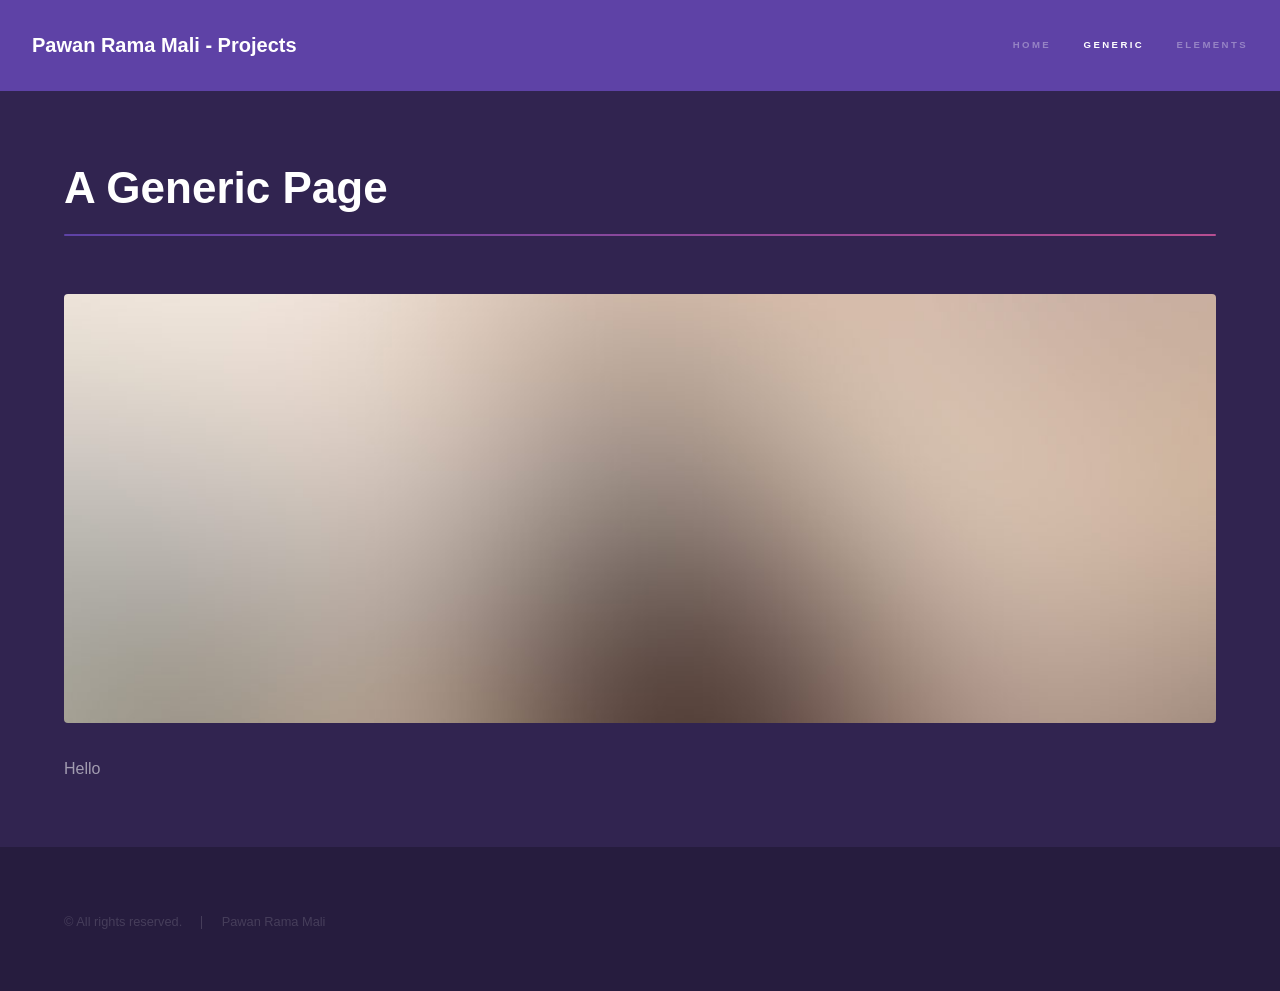
<file: generic.html>
<!DOCTYPE HTML>

<html>
	<head>
		<title>Pawan Rama Mali - Projects</title>
		<meta charset="utf-8" />
		<meta name="viewport" content="width=device-width, initial-scale=1, user-scalable=no" />
		<link rel="stylesheet" href="assets/css/main.css" />
		<noscript><link rel="stylesheet" href="assets/css/noscript.css" /></noscript>
	</head>
	<body class="is-preload">

		<!-- Header -->
			<header id="header">
				<a href="index.html" class="title">Pawan Rama Mali - Projects</a>
				<nav>
					<ul>
						<li><a href="index.html">Home</a></li>
						<li><a href="generic.html" class="active">Generic</a></li>
						<li><a href="elements.html">Elements</a></li>
					</ul>
				</nav>
			</header>

		<!-- Wrapper -->
			<div id="wrapper">

				<!-- Main -->
					<section id="main" class="wrapper">
						<div class="inner">
							<h1 class="major">A Generic Page</h1>
							<span class="image fit"><img src="images/pic04.jpg" alt="" /></span>
							<p></p>
							<p>Hello</p>
						</div>
					</section>

			</div>

		<!-- Footer -->
			<footer id="footer" class="wrapper alt">
				<div class="inner">
					<ul class="menu">
						<li>&copy;  All rights reserved.</li><li><a href="https://pawanramamali.github.io/"> Pawan Rama Mali </a></li>
					</ul>
				</div>
			</footer>

		<!-- Scripts -->
			<script src="assets/js/jquery.min.js"></script>
			<script src="assets/js/jquery.scrollex.min.js"></script>
			<script src="assets/js/jquery.scrolly.min.js"></script>
			<script src="assets/js/browser.min.js"></script>
			<script src="assets/js/breakpoints.min.js"></script>
			<script src="assets/js/util.js"></script>
			<script src="assets/js/main.js"></script>

	</body>
</html>
</file>
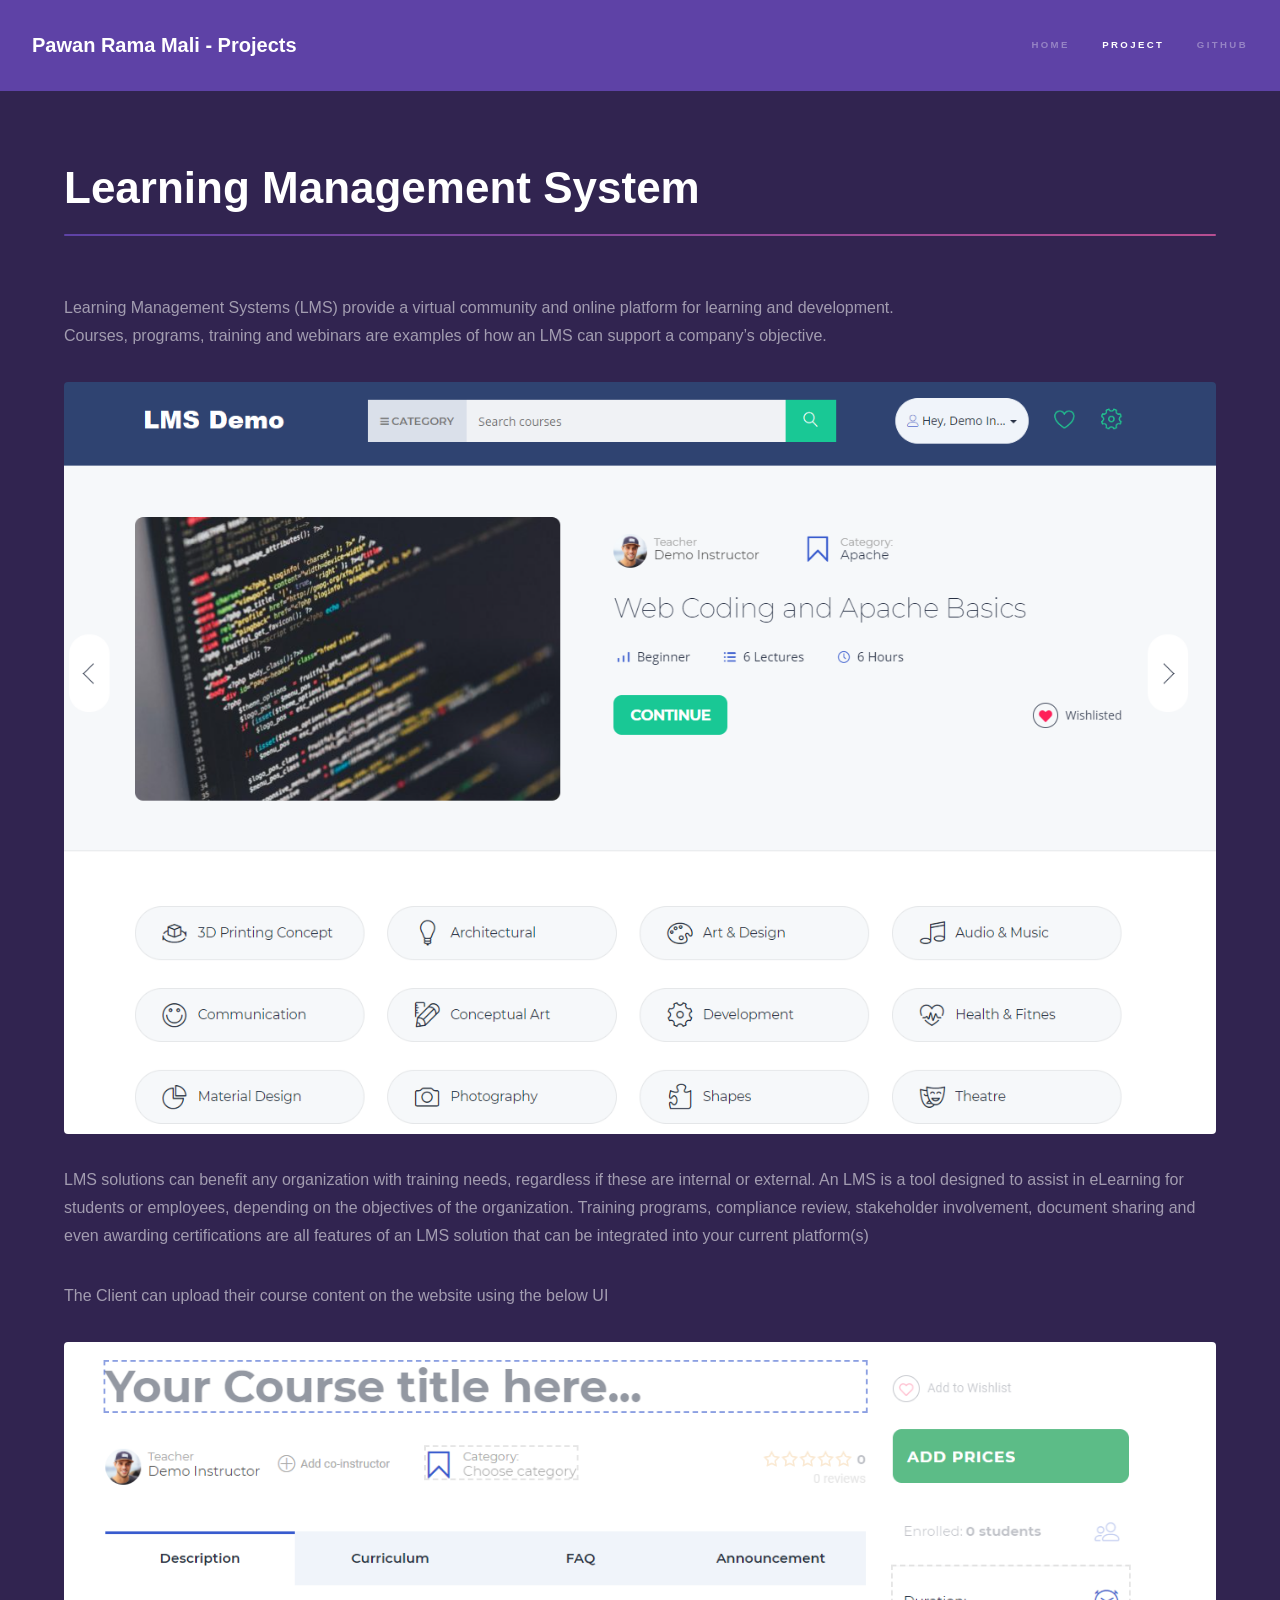
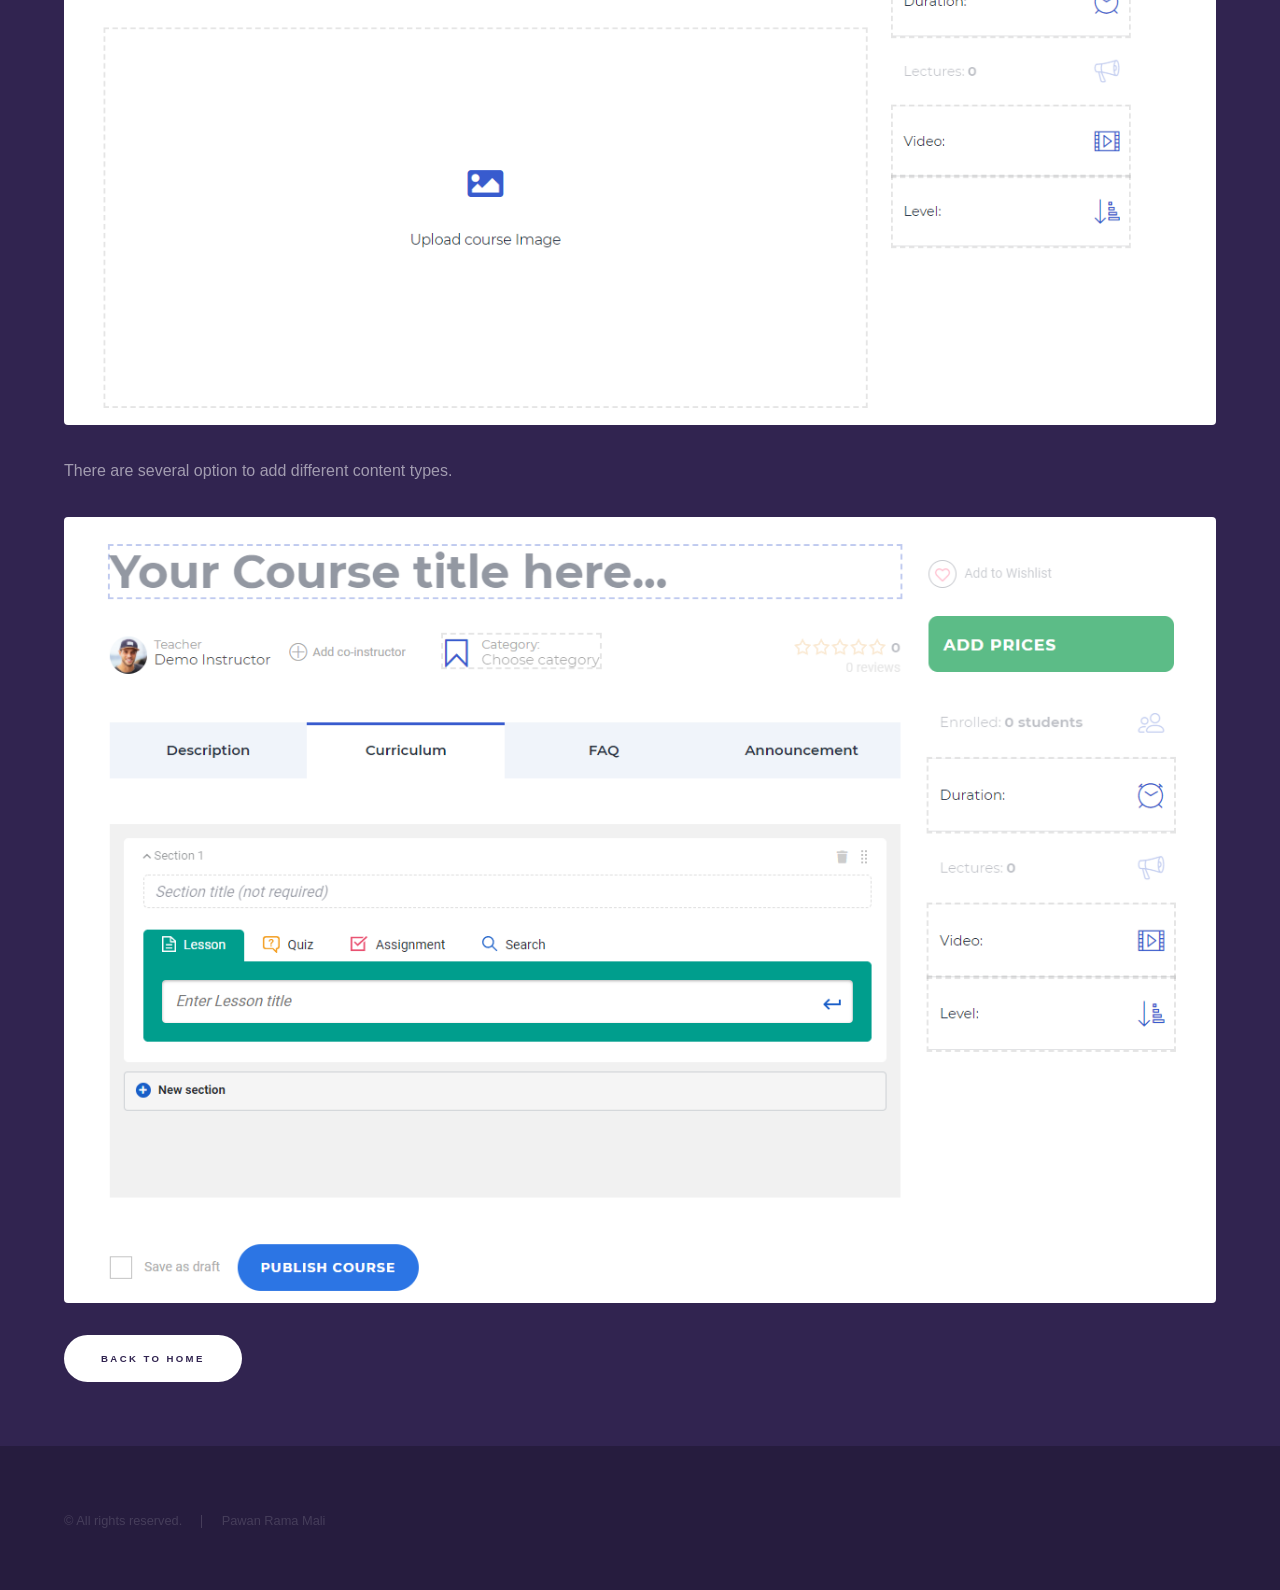
<file: project-01.html>
<!DOCTYPE HTML>

<html>
	<head>
		<title>Pawan Rama Mali - Projects</title>
		<meta charset="utf-8" />
		<meta name="viewport" content="width=device-width, initial-scale=1, user-scalable=no" />
		<link rel="stylesheet" href="assets/css/main.css" />
		<noscript><link rel="stylesheet" href="assets/css/noscript.css" /></noscript>
	</head>
	<body class="is-preload">

		<!-- Header -->
			<header id="header">
				<a href="index.html" class="title">Pawan Rama Mali - Projects</a>
				<nav>
					<ul>
						<li><a href="index.html">Home</a></li>
						<li><a href="project-01.html" class="active">Project</a></li>
						<li><a href="https://github.com/PawanRamaMali">GitHub</a></li>
					</ul>
				</nav>
			</header>

		<!-- Wrapper -->
			<div id="wrapper">

				<!-- Main -->
					<section id="main" class="wrapper">
						<div class="inner">
							<h1 class="major">Learning Management System</h1>
							<p>Learning Management Systems (LMS) provide a virtual community and online platform for learning and development. 
								<br> Courses, programs, training and webinars are examples of how an LMS can support a company’s objective.</p>
							<span class="image fit"><img src="images/project-01/img00.png" alt="" /></span>
							<p> LMS solutions can benefit any organization with training needs, regardless if these are internal or external. 
								An LMS is a tool designed to assist in eLearning for students or employees, depending on the objectives of the organization. Training programs, compliance review, stakeholder involvement, document sharing and even awarding certifications are all features of an LMS solution that can be integrated into your current platform(s)</p>
								<p>The Client can upload their course content on the website using the below UI</p>
							<span class="image fit"><img src="images/project-01/img01.png" alt="" /></span>
							<p>There are several option to add different content types.</p>
							<span class="image fit"><img src="images/project-01/img02.png" alt="" /></span>
							<p></p>
							<ul class="actions">
								<li><a href="index.html" class="button primary">Back to Home</a></li>
								
							</ul>
						</div>
					</section>

			</div>

		<!-- Footer -->
			<footer id="footer" class="wrapper alt">
				<div class="inner">
					<ul class="menu">
						<li>&copy;  All rights reserved.</li><li><a href="https://pawanramamali.github.io/"> Pawan Rama Mali </a></li>
					</ul>
				</div>
			</footer>

		<!-- Scripts -->
			<script src="assets/js/jquery.min.js"></script>
			<script src="assets/js/jquery.scrollex.min.js"></script>
			<script src="assets/js/jquery.scrolly.min.js"></script>
			<script src="assets/js/browser.min.js"></script>
			<script src="assets/js/breakpoints.min.js"></script>
			<script src="assets/js/util.js"></script>
			<script src="assets/js/main.js"></script>

	</body>
</html>
</file>
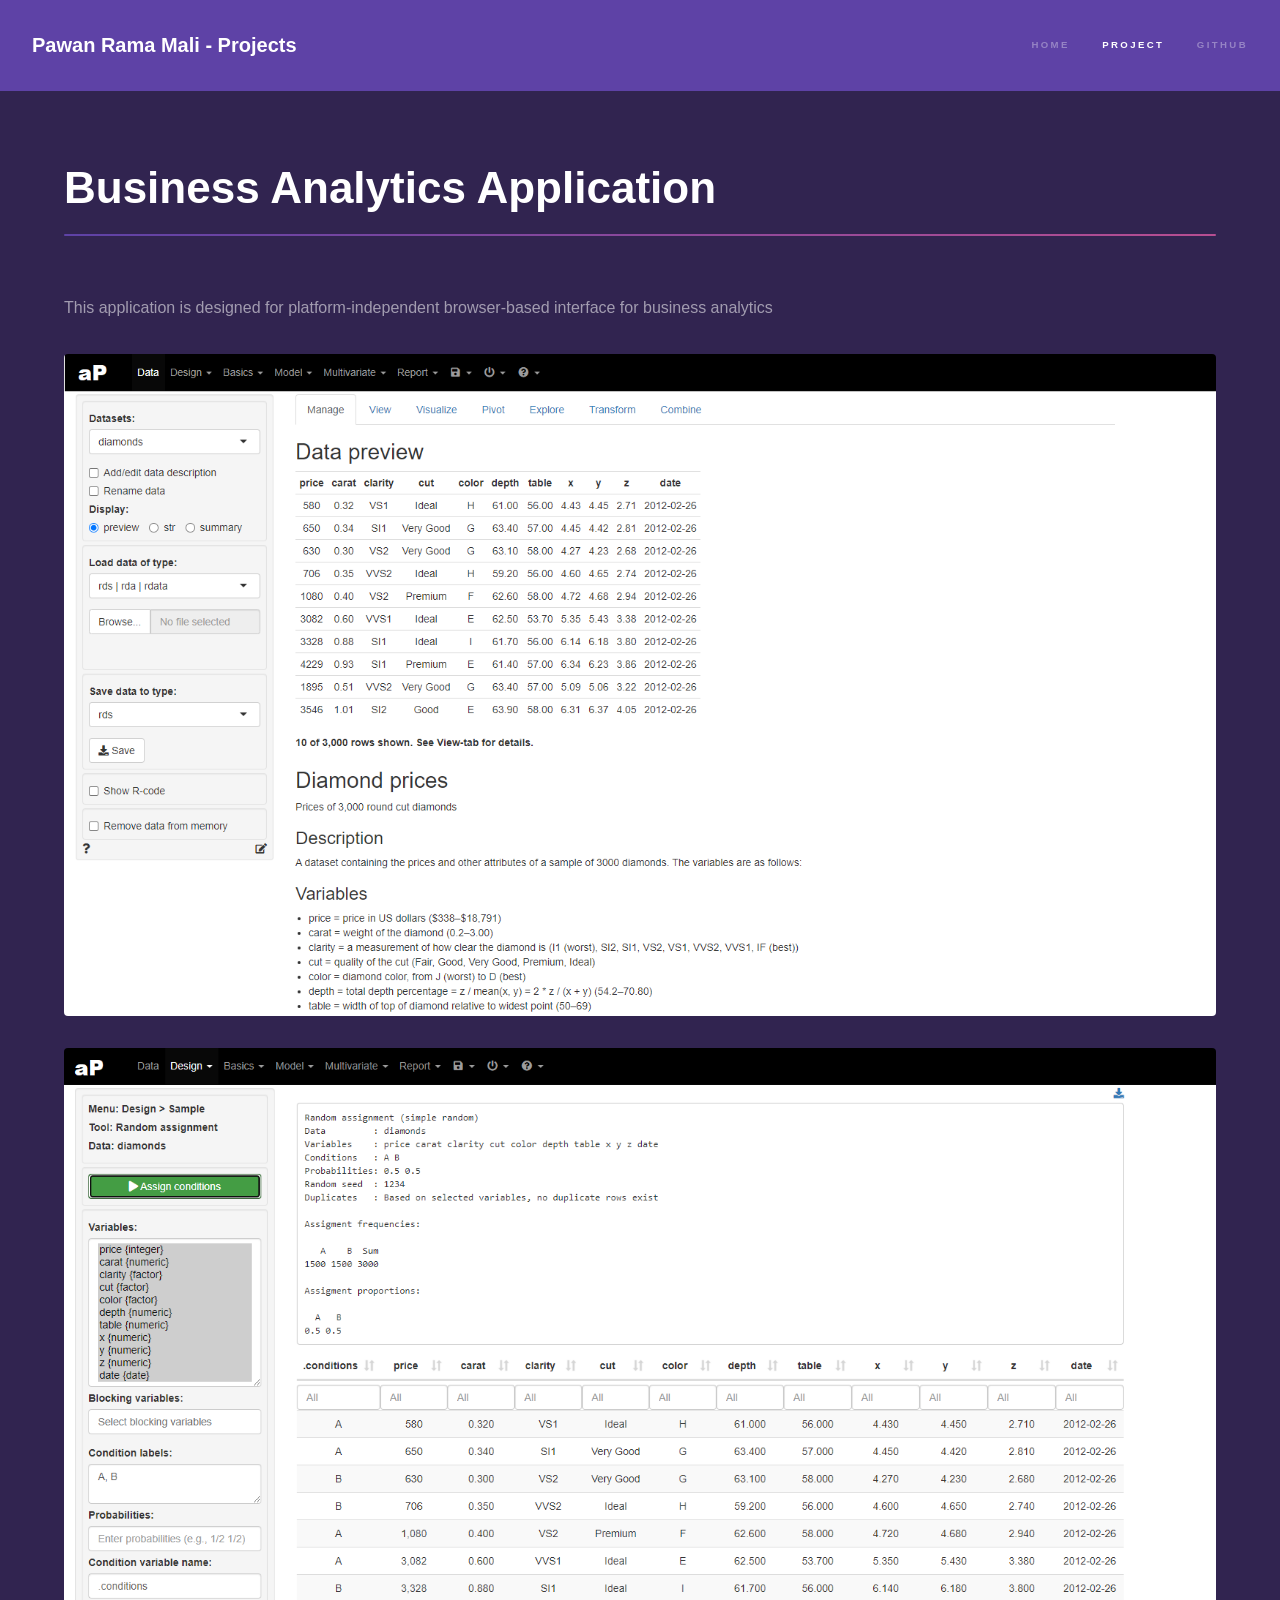
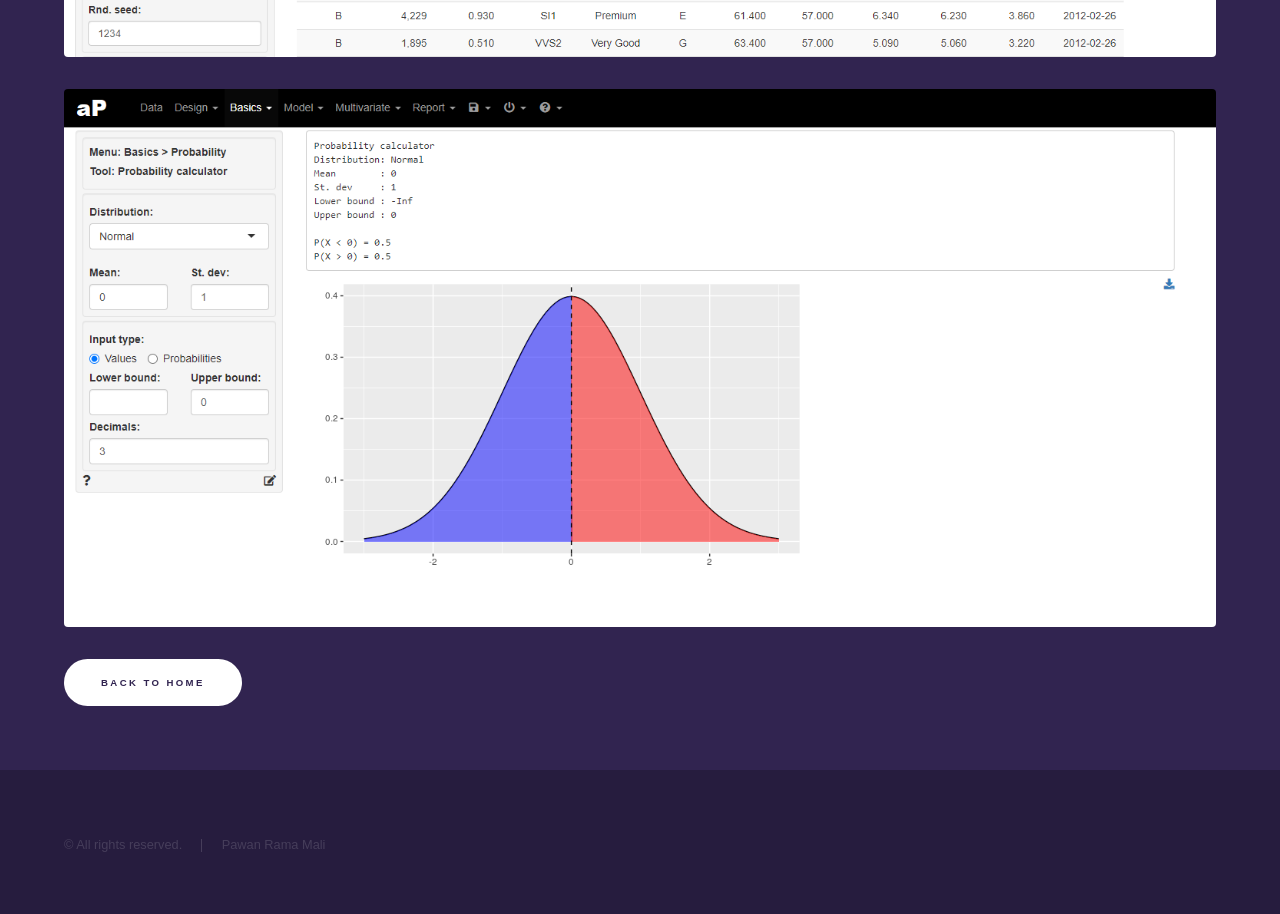
<file: project-03.html>
<!DOCTYPE HTML>

<html>
	<head>
		<title>Pawan Rama Mali - Projects</title>
		<meta charset="utf-8" />
		<meta name="viewport" content="width=device-width, initial-scale=1, user-scalable=no" />
		<link rel="stylesheet" href="assets/css/main.css" />
		<noscript><link rel="stylesheet" href="assets/css/noscript.css" /></noscript>
	</head>
	<body class="is-preload">

		<!-- Header -->
			<header id="header">
				<a href="index.html" class="title">Pawan Rama Mali - Projects</a>
				<nav>
					<ul>
						<li><a href="index.html">Home</a></li>
						<li><a href="project-03.html" class="active">Project</a></li>
						<li><a href="https://github.com/PawanRamaMali">GitHub</a></li>
					</ul>
				</nav>
			</header>

		<!-- Wrapper -->
			<div id="wrapper">

				<!-- Main -->
					<section id="main" class="wrapper">
						<div class="inner">
							<h1 class="major">Business Analytics Application</h1>
							<p> This application is designed for platform-independent browser-based interface for business analytics 
								<br> </p>
							<span class="image fit"><img src="images/project-03/img00.png" alt="" /></span>
							<p> </p>
							<span class="image fit"><img src="images/project-03/img01.png" alt="" /></span>
							<p></p>
							<span class="image fit"><img src="images/project-03/img03.png" alt="" /></span>
							<p></p>
							<ul class="actions">
								<li><a href="index.html" class="button primary">Back to Home</a></li>
								
							</ul>
						</div>
					</section>

			</div>

		<!-- Footer -->
			<footer id="footer" class="wrapper alt">
				<div class="inner">
					<ul class="menu">
						<li>&copy;  All rights reserved.</li><li><a href="https://pawanramamali.github.io/"> Pawan Rama Mali </a></li>
					</ul>
				</div>
			</footer>

		<!-- Scripts -->
			<script src="assets/js/jquery.min.js"></script>
			<script src="assets/js/jquery.scrollex.min.js"></script>
			<script src="assets/js/jquery.scrolly.min.js"></script>
			<script src="assets/js/browser.min.js"></script>
			<script src="assets/js/breakpoints.min.js"></script>
			<script src="assets/js/util.js"></script>
			<script src="assets/js/main.js"></script>

	</body>
</html>
</file>
<file: assets/css/noscript.css>
/* Spotlights */

	.spotlights > section > .image:before {
		opacity: 0 !important;
	}

	.spotlights > section > .content > .inner {
		-moz-transform: none !important;
		-webkit-transform: none !important;
		-ms-transform: none !important;
		transform: none !important;
		opacity: 1 !important;
	}

/* Wrapper */

	.wrapper > .inner {
		opacity: 1 !important;
		-moz-transform: none !important;
		-webkit-transform: none !important;
		-ms-transform: none !important;
		transform: none !important;
	}

/* Sidebar */

	#sidebar > .inner {
		opacity: 1 !important;
	}

	#sidebar nav > ul > li {
		-moz-transform: none !important;
		-webkit-transform: none !important;
		-ms-transform: none !important;
		transform: none !important;
		opacity: 1 !important;
	}
</file>
<file: assets/css/main.css>
@import url(fontawesome-all.min.css);

html, body, div, span, applet, object,
iframe, h1, h2, h3, h4, h5, h6, p, blockquote,
pre, a, abbr, acronym, address, big, cite,
code, del, dfn, em, img, ins, kbd, q, s, samp,
small, strike, strong, sub, sup, tt, var, b,
u, i, center, dl, dt, dd, ol, ul, li, fieldset,
form, label, legend, table, caption, tbody,
tfoot, thead, tr, th, td, article, aside,
canvas, details, embed, figure, figcaption,
footer, header, hgroup, menu, nav, output, ruby,
section, summary, time, mark, audio, video {
	margin: 0;
	padding: 0;
	border: 0;
	font-size: 100%;
	font: inherit;
	vertical-align: baseline;}

article, aside, details, figcaption, figure,
footer, header, hgroup, menu, nav, section {
	display: block;}

body {
	line-height: 1;
}

ol, ul {
	list-style: none;
}

blockquote, q {
	quotes: none;
}

	blockquote:before, blockquote:after, q:before, q:after {
		content: '';
		content: none;
	}

table {
	border-collapse: collapse;
	border-spacing: 0;
}

body {
	-webkit-text-size-adjust: none;
}

mark {
	background-color: transparent;
	color: inherit;
}

input::-moz-focus-inner {
	border: 0;
	padding: 0;
}

input, select, textarea {
	-moz-appearance: none;
	-webkit-appearance: none;
	-ms-appearance: none;
	appearance: none;
}

/* Basic */

	@-ms-viewport {
		width: device-width;
	}

	body {
		-ms-overflow-style: scrollbar;
	}

	@media screen and (max-width: 480px) {

		html, body {
			min-width: 320px;
		}

	}

	html {
		box-sizing: border-box;
	}

	*, *:before, *:after {
		box-sizing: inherit;
	}

	body {
		background: #312450;
	}

		body.is-preload *, body.is-preload *:before, body.is-preload *:after {
			-moz-animation: none !important;
			-webkit-animation: none !important;
			-ms-animation: none !important;
			animation: none !important;
			-moz-transition: none !important;
			-webkit-transition: none !important;
			-ms-transition: none !important;
			transition: none !important;
		}

/* Type */

	body, input, select, textarea {
		color: rgba(255, 255, 255, 0.55);
		font-family: Arial, Helvetica, sans-serif;
		font-size: 16.5pt;
		font-weight: normal;
		line-height: 1.75;
	}

		@media screen and (max-width: 1680px) {

			body, input, select, textarea {
				font-size: 13pt;
			}

		}

		@media screen and (max-width: 1280px) {

			body, input, select, textarea {
				font-size: 12pt;
			}

		}

		@media screen and (max-width: 360px) {

			body, input, select, textarea {
				font-size: 11pt;
			}

		}

	a {
		-moz-transition: color 0.2s ease, border-bottom-color 0.2s ease;
		-webkit-transition: color 0.2s ease, border-bottom-color 0.2s ease;
		-ms-transition: color 0.2s ease, border-bottom-color 0.2s ease;
		transition: color 0.2s ease, border-bottom-color 0.2s ease;
		border-bottom: transparent 1px rgba(255, 255, 255, 0.35);
		color: inherit;
		text-decoration: none;
	}

		a:hover {
			border-bottom-color: transparent;
			color: #ffffff;
		}

	strong, b {
		color: #ffffff;
		font-weight: bold;
	}

	em, i {
		font-style: italic;
	}

	p {
		margin: 0 0 2em 0;
	}

	h1, h2, h3, h4, h5, h6 {
		color: #ffffff;
		font-weight: bold;
		line-height: 1.5;
		margin: 0 0 0.5em 0;
	}

		h1 a, h2 a, h3 a, h4 a, h5 a, h6 a {
			color: inherit;
			text-decoration: none;
		}

	h1 {
		font-size: 2.75em;
	}

		h1.major {
			margin: 0 0 1.3em 0;
			position: relative;
			padding-bottom: 0.35em;
		}

			h1.major:after {
				background-image: -moz-linear-gradient(to right, #5e42a6, #b74e91);
				background-image: -webkit-linear-gradient(to right, #5e42a6, #b74e91);
				background-image: -ms-linear-gradient(to right, #5e42a6, #b74e91);
				background-image: linear-gradient(to right, #5e42a6, #b74e91);
				-moz-transition: max-width 0.2s ease;
				-webkit-transition: max-width 0.2s ease;
				-ms-transition: max-width 0.2s ease;
				transition: max-width 0.2s ease;
				border-radius: 0.2em;
				bottom: 0;
				content: '';
				height: 0.05em;
				position: absolute;
				right: 0;
				width: 100%;
			}

	h2 {
		font-size: 1.75em;
	}

	h3 {
		font-size: 1.1em;
	}

	h4 {
		font-size: 1em;
	}

	h5 {
		font-size: 0.8em;
	}

	h6 {
		font-size: 0.6em;
	}

	@media screen and (max-width: 736px) {

		h1 {
			font-size: 2em;
		}

		h2 {
			font-size: 1.25em;
		}

		h3 {
			font-size: 1em;
		}

		h4 {
			font-size: 0.8em;
		}

		h5 {
			font-size: 0.6em;
		}

		h6 {
			font-size: 0.6em;
		}

	}

	sub {
		font-size: 0.8em;
		position: relative;
		top: 0.5em;
	}

	sup {
		font-size: 0.8em;
		position: relative;
		top: -0.5em;
	}

	blockquote {
		border-left: solid 4px rgba(255, 255, 255, 0.15);
		font-style: italic;
		margin: 0 0 2em 0;
		padding: 0.5em 0 0.5em 2em;
	}

	code {
		background: rgba(255, 255, 255, 0.05);
		border-radius: 0.25em;
		border: solid 1px rgba(255, 255, 255, 0.15);
		font-family: "Courier New", monospace;
		font-size: 0.9em;
		margin: 0 0.25em;
		padding: 0.25em 0.65em;
	}

	pre {
		-webkit-overflow-scrolling: touch;
		font-family: "Courier New", monospace;
		font-size: 0.9em;
		margin: 0 0 2em 0;
	}

		pre code {
			display: block;
			line-height: 1.75em;
			padding: 1em 1.5em;
			overflow-x: auto;
		}

	hr {
		border: 0;
		border-bottom: solid 1px rgba(255, 255, 255, 0.15);
		margin: 2em 0;
	}

		hr.major {
			margin: 3em 0;
		}

	.align-left {
		text-align: left;
	}

	.align-center {
		text-align: center;
	}

	.align-right {
		text-align: right;
	}

/* Row */

	.row {
		display: flex;
		flex-wrap: wrap;
		box-sizing: border-box;
		align-items: stretch;
	}

		.row > * {
			box-sizing: border-box;
		}

		.row.gtr-uniform > * > :last-child {
			margin-bottom: 0;
		}

		.row.aln-left {
			justify-content: flex-start;
		}

		.row.aln-center {
			justify-content: center;
		}

		.row.aln-right {
			justify-content: flex-end;
		}

		.row.aln-top {
			align-items: flex-start;
		}

		.row.aln-middle {
			align-items: center;
		}

		.row.aln-bottom {
			align-items: flex-end;
		}

		.row > .imp {
			order: -1;
		}

		.row > .col-1 {
			width: 8.33333%;
		}

		.row > .off-1 {
			margin-left: 8.33333%;
		}

		.row > .col-2 {
			width: 16.66667%;
		}

		.row > .off-2 {
			margin-left: 16.66667%;
		}

		.row > .col-3 {
			width: 25%;
		}

		.row > .off-3 {
			margin-left: 25%;
		}

		.row > .col-4 {
			width: 33.33333%;
		}

		.row > .off-4 {
			margin-left: 33.33333%;
		}

		.row > .col-5 {
			width: 41.66667%;
		}

		.row > .off-5 {
			margin-left: 41.66667%;
		}

		.row > .col-6 {
			width: 50%;
		}

		.row > .off-6 {
			margin-left: 50%;
		}

		.row > .col-7 {
			width: 58.33333%;
		}

		.row > .off-7 {
			margin-left: 58.33333%;
		}

		.row > .col-8 {
			width: 66.66667%;
		}

		.row > .off-8 {
			margin-left: 66.66667%;
		}

		.row > .col-9 {
			width: 75%;
		}

		.row > .off-9 {
			margin-left: 75%;
		}

		.row > .col-10 {
			width: 83.33333%;
		}

		.row > .off-10 {
			margin-left: 83.33333%;
		}

		.row > .col-11 {
			width: 91.66667%;
		}

		.row > .off-11 {
			margin-left: 91.66667%;
		}

		.row > .col-12 {
			width: 100%;
		}

		.row > .off-12 {
			margin-left: 100%;
		}

		.row.gtr-0 {
			margin-top: 0;
			margin-left: 0em;
		}

			.row.gtr-0 > * {
				padding: 0 0 0 0em;
			}

			.row.gtr-0.gtr-uniform {
				margin-top: 0em;
			}

				.row.gtr-0.gtr-uniform > * {
					padding-top: 0em;
				}

		.row.gtr-25 {
			margin-top: 0;
			margin-left: -0.375em;
		}

			.row.gtr-25 > * {
				padding: 0 0 0 0.375em;
			}

			.row.gtr-25.gtr-uniform {
				margin-top: -0.375em;
			}

				.row.gtr-25.gtr-uniform > * {
					padding-top: 0.375em;
				}

		.row.gtr-50 {
			margin-top: 0;
			margin-left: -0.75em;
		}

			.row.gtr-50 > * {
				padding: 0 0 0 0.75em;
			}

			.row.gtr-50.gtr-uniform {
				margin-top: -0.75em;
			}

				.row.gtr-50.gtr-uniform > * {
					padding-top: 0.75em;
				}

		.row {
			margin-top: 0;
			margin-left: -1.5em;
		}

			.row > * {
				padding: 0 0 0 1.5em;
			}

			.row.gtr-uniform {
				margin-top: -1.5em;
			}

				.row.gtr-uniform > * {
					padding-top: 1.5em;
				}

		.row.gtr-150 {
			margin-top: 0;
			margin-left: -2.25em;
		}

			.row.gtr-150 > * {
				padding: 0 0 0 2.25em;
			}

			.row.gtr-150.gtr-uniform {
				margin-top: -2.25em;
			}

				.row.gtr-150.gtr-uniform > * {
					padding-top: 2.25em;
				}

		.row.gtr-200 {
			margin-top: 0;
			margin-left: -3em;
		}

			.row.gtr-200 > * {
				padding: 0 0 0 3em;
			}

			.row.gtr-200.gtr-uniform {
				margin-top: -3em;
			}

				.row.gtr-200.gtr-uniform > * {
					padding-top: 3em;
				}

		@media screen and (max-width: 1680px) {

			.row {
				display: flex;
				flex-wrap: wrap;
				box-sizing: border-box;
				align-items: stretch;
			}

				.row > * {
					box-sizing: border-box;
				}

				.row.gtr-uniform > * > :last-child {
					margin-bottom: 0;
				}

				.row.aln-left {
					justify-content: flex-start;
				}

				.row.aln-center {
					justify-content: center;
				}

				.row.aln-right {
					justify-content: flex-end;
				}

				.row.aln-top {
					align-items: flex-start;
				}

				.row.aln-middle {
					align-items: center;
				}

				.row.aln-bottom {
					align-items: flex-end;
				}

				.row > .imp-xlarge {
					order: -1;
				}

				.row > .col-1-xlarge {
					width: 8.33333%;
				}

				.row > .off-1-xlarge {
					margin-left: 8.33333%;
				}

				.row > .col-2-xlarge {
					width: 16.66667%;
				}

				.row > .off-2-xlarge {
					margin-left: 16.66667%;
				}

				.row > .col-3-xlarge {
					width: 25%;
				}

				.row > .off-3-xlarge {
					margin-left: 25%;
				}

				.row > .col-4-xlarge {
					width: 33.33333%;
				}

				.row > .off-4-xlarge {
					margin-left: 33.33333%;
				}

				.row > .col-5-xlarge {
					width: 41.66667%;
				}

				.row > .off-5-xlarge {
					margin-left: 41.66667%;
				}

				.row > .col-6-xlarge {
					width: 50%;
				}

				.row > .off-6-xlarge {
					margin-left: 50%;
				}

				.row > .col-7-xlarge {
					width: 58.33333%;
				}

				.row > .off-7-xlarge {
					margin-left: 58.33333%;
				}

				.row > .col-8-xlarge {
					width: 66.66667%;
				}

				.row > .off-8-xlarge {
					margin-left: 66.66667%;
				}

				.row > .col-9-xlarge {
					width: 75%;
				}

				.row > .off-9-xlarge {
					margin-left: 75%;
				}

				.row > .col-10-xlarge {
					width: 83.33333%;
				}

				.row > .off-10-xlarge {
					margin-left: 83.33333%;
				}

				.row > .col-11-xlarge {
					width: 91.66667%;
				}

				.row > .off-11-xlarge {
					margin-left: 91.66667%;
				}

				.row > .col-12-xlarge {
					width: 100%;
				}

				.row > .off-12-xlarge {
					margin-left: 100%;
				}

				.row.gtr-0 {
					margin-top: 0;
					margin-left: 0em;
				}

					.row.gtr-0 > * {
						padding: 0 0 0 0em;
					}

					.row.gtr-0.gtr-uniform {
						margin-top: 0em;
					}

						.row.gtr-0.gtr-uniform > * {
							padding-top: 0em;
						}

				.row.gtr-25 {
					margin-top: 0;
					margin-left: -0.375em;
				}

					.row.gtr-25 > * {
						padding: 0 0 0 0.375em;
					}

					.row.gtr-25.gtr-uniform {
						margin-top: -0.375em;
					}

						.row.gtr-25.gtr-uniform > * {
							padding-top: 0.375em;
						}

				.row.gtr-50 {
					margin-top: 0;
					margin-left: -0.75em;
				}

					.row.gtr-50 > * {
						padding: 0 0 0 0.75em;
					}

					.row.gtr-50.gtr-uniform {
						margin-top: -0.75em;
					}

						.row.gtr-50.gtr-uniform > * {
							padding-top: 0.75em;
						}

				.row {
					margin-top: 0;
					margin-left: -1.5em;
				}

					.row > * {
						padding: 0 0 0 1.5em;
					}

					.row.gtr-uniform {
						margin-top: -1.5em;
					}

						.row.gtr-uniform > * {
							padding-top: 1.5em;
						}

				.row.gtr-150 {
					margin-top: 0;
					margin-left: -2.25em;
				}

					.row.gtr-150 > * {
						padding: 0 0 0 2.25em;
					}

					.row.gtr-150.gtr-uniform {
						margin-top: -2.25em;
					}

						.row.gtr-150.gtr-uniform > * {
							padding-top: 2.25em;
						}

				.row.gtr-200 {
					margin-top: 0;
					margin-left: -3em;
				}

					.row.gtr-200 > * {
						padding: 0 0 0 3em;
					}

					.row.gtr-200.gtr-uniform {
						margin-top: -3em;
					}

						.row.gtr-200.gtr-uniform > * {
							padding-top: 3em;
						}

		}

		@media screen and (max-width: 1280px) {

			.row {
				display: flex;
				flex-wrap: wrap;
				box-sizing: border-box;
				align-items: stretch;
			}

				.row > * {
					box-sizing: border-box;
				}

				.row.gtr-uniform > * > :last-child {
					margin-bottom: 0;
				}

				.row.aln-left {
					justify-content: flex-start;
				}

				.row.aln-center {
					justify-content: center;
				}

				.row.aln-right {
					justify-content: flex-end;
				}

				.row.aln-top {
					align-items: flex-start;
				}

				.row.aln-middle {
					align-items: center;
				}

				.row.aln-bottom {
					align-items: flex-end;
				}

				.row > .imp-large {
					order: -1;
				}

				.row > .col-1-large {
					width: 8.33333%;
				}

				.row > .off-1-large {
					margin-left: 8.33333%;
				}

				.row > .col-2-large {
					width: 16.66667%;
				}

				.row > .off-2-large {
					margin-left: 16.66667%;
				}

				.row > .col-3-large {
					width: 25%;
				}

				.row > .off-3-large {
					margin-left: 25%;
				}

				.row > .col-4-large {
					width: 33.33333%;
				}

				.row > .off-4-large {
					margin-left: 33.33333%;
				}

				.row > .col-5-large {
					width: 41.66667%;
				}

				.row > .off-5-large {
					margin-left: 41.66667%;
				}

				.row > .col-6-large {
					width: 50%;
				}

				.row > .off-6-large {
					margin-left: 50%;
				}

				.row > .col-7-large {
					width: 58.33333%;
				}

				.row > .off-7-large {
					margin-left: 58.33333%;
				}

				.row > .col-8-large {
					width: 66.66667%;
				}

				.row > .off-8-large {
					margin-left: 66.66667%;
				}

				.row > .col-9-large {
					width: 75%;
				}

				.row > .off-9-large {
					margin-left: 75%;
				}

				.row > .col-10-large {
					width: 83.33333%;
				}

				.row > .off-10-large {
					margin-left: 83.33333%;
				}

				.row > .col-11-large {
					width: 91.66667%;
				}

				.row > .off-11-large {
					margin-left: 91.66667%;
				}

				.row > .col-12-large {
					width: 100%;
				}

				.row > .off-12-large {
					margin-left: 100%;
				}

				.row.gtr-0 {
					margin-top: 0;
					margin-left: 0em;
				}

					.row.gtr-0 > * {
						padding: 0 0 0 0em;
					}

					.row.gtr-0.gtr-uniform {
						margin-top: 0em;
					}

						.row.gtr-0.gtr-uniform > * {
							padding-top: 0em;
						}

				.row.gtr-25 {
					margin-top: 0;
					margin-left: -0.375em;
				}

					.row.gtr-25 > * {
						padding: 0 0 0 0.375em;
					}

					.row.gtr-25.gtr-uniform {
						margin-top: -0.375em;
					}

						.row.gtr-25.gtr-uniform > * {
							padding-top: 0.375em;
						}

				.row.gtr-50 {
					margin-top: 0;
					margin-left: -0.75em;
				}

					.row.gtr-50 > * {
						padding: 0 0 0 0.75em;
					}

					.row.gtr-50.gtr-uniform {
						margin-top: -0.75em;
					}

						.row.gtr-50.gtr-uniform > * {
							padding-top: 0.75em;
						}

				.row {
					margin-top: 0;
					margin-left: -1.5em;
				}

					.row > * {
						padding: 0 0 0 1.5em;
					}

					.row.gtr-uniform {
						margin-top: -1.5em;
					}

						.row.gtr-uniform > * {
							padding-top: 1.5em;
						}

				.row.gtr-150 {
					margin-top: 0;
					margin-left: -2.25em;
				}

					.row.gtr-150 > * {
						padding: 0 0 0 2.25em;
					}

					.row.gtr-150.gtr-uniform {
						margin-top: -2.25em;
					}

						.row.gtr-150.gtr-uniform > * {
							padding-top: 2.25em;
						}

				.row.gtr-200 {
					margin-top: 0;
					margin-left: -3em;
				}

					.row.gtr-200 > * {
						padding: 0 0 0 3em;
					}

					.row.gtr-200.gtr-uniform {
						margin-top: -3em;
					}

						.row.gtr-200.gtr-uniform > * {
							padding-top: 3em;
						}

		}

		@media screen and (max-width: 980px) {

			.row {
				display: flex;
				flex-wrap: wrap;
				box-sizing: border-box;
				align-items: stretch;
			}

				.row > * {
					box-sizing: border-box;
				}

				.row.gtr-uniform > * > :last-child {
					margin-bottom: 0;
				}

				.row.aln-left {
					justify-content: flex-start;
				}

				.row.aln-center {
					justify-content: center;
				}

				.row.aln-right {
					justify-content: flex-end;
				}

				.row.aln-top {
					align-items: flex-start;
				}

				.row.aln-middle {
					align-items: center;
				}

				.row.aln-bottom {
					align-items: flex-end;
				}

				.row > .imp-medium {
					order: -1;
				}

				.row > .col-1-medium {
					width: 8.33333%;
				}

				.row > .off-1-medium {
					margin-left: 8.33333%;
				}

				.row > .col-2-medium {
					width: 16.66667%;
				}

				.row > .off-2-medium {
					margin-left: 16.66667%;
				}

				.row > .col-3-medium {
					width: 25%;
				}

				.row > .off-3-medium {
					margin-left: 25%;
				}

				.row > .col-4-medium {
					width: 33.33333%;
				}

				.row > .off-4-medium {
					margin-left: 33.33333%;
				}

				.row > .col-5-medium {
					width: 41.66667%;
				}

				.row > .off-5-medium {
					margin-left: 41.66667%;
				}

				.row > .col-6-medium {
					width: 50%;
				}

				.row > .off-6-medium {
					margin-left: 50%;
				}

				.row > .col-7-medium {
					width: 58.33333%;
				}

				.row > .off-7-medium {
					margin-left: 58.33333%;
				}

				.row > .col-8-medium {
					width: 66.66667%;
				}

				.row > .off-8-medium {
					margin-left: 66.66667%;
				}

				.row > .col-9-medium {
					width: 75%;
				}

				.row > .off-9-medium {
					margin-left: 75%;
				}

				.row > .col-10-medium {
					width: 83.33333%;
				}

				.row > .off-10-medium {
					margin-left: 83.33333%;
				}

				.row > .col-11-medium {
					width: 91.66667%;
				}

				.row > .off-11-medium {
					margin-left: 91.66667%;
				}

				.row > .col-12-medium {
					width: 100%;
				}

				.row > .off-12-medium {
					margin-left: 100%;
				}

				.row.gtr-0 {
					margin-top: 0;
					margin-left: 0em;
				}

					.row.gtr-0 > * {
						padding: 0 0 0 0em;
					}

					.row.gtr-0.gtr-uniform {
						margin-top: 0em;
					}

						.row.gtr-0.gtr-uniform > * {
							padding-top: 0em;
						}

				.row.gtr-25 {
					margin-top: 0;
					margin-left: -0.375em;
				}

					.row.gtr-25 > * {
						padding: 0 0 0 0.375em;
					}

					.row.gtr-25.gtr-uniform {
						margin-top: -0.375em;
					}

						.row.gtr-25.gtr-uniform > * {
							padding-top: 0.375em;
						}

				.row.gtr-50 {
					margin-top: 0;
					margin-left: -0.75em;
				}

					.row.gtr-50 > * {
						padding: 0 0 0 0.75em;
					}

					.row.gtr-50.gtr-uniform {
						margin-top: -0.75em;
					}

						.row.gtr-50.gtr-uniform > * {
							padding-top: 0.75em;
						}

				.row {
					margin-top: 0;
					margin-left: -1.5em;
				}

					.row > * {
						padding: 0 0 0 1.5em;
					}

					.row.gtr-uniform {
						margin-top: -1.5em;
					}

						.row.gtr-uniform > * {
							padding-top: 1.5em;
						}

				.row.gtr-150 {
					margin-top: 0;
					margin-left: -2.25em;
				}

					.row.gtr-150 > * {
						padding: 0 0 0 2.25em;
					}

					.row.gtr-150.gtr-uniform {
						margin-top: -2.25em;
					}

						.row.gtr-150.gtr-uniform > * {
							padding-top: 2.25em;
						}

				.row.gtr-200 {
					margin-top: 0;
					margin-left: -3em;
				}

					.row.gtr-200 > * {
						padding: 0 0 0 3em;
					}

					.row.gtr-200.gtr-uniform {
						margin-top: -3em;
					}

						.row.gtr-200.gtr-uniform > * {
							padding-top: 3em;
						}

		}

		@media screen and (max-width: 736px) {

			.row {
				display: flex;
				flex-wrap: wrap;
				box-sizing: border-box;
				align-items: stretch;
			}

				.row > * {
					box-sizing: border-box;
				}

				.row.gtr-uniform > * > :last-child {
					margin-bottom: 0;
				}

				.row.aln-left {
					justify-content: flex-start;
				}

				.row.aln-center {
					justify-content: center;
				}

				.row.aln-right {
					justify-content: flex-end;
				}

				.row.aln-top {
					align-items: flex-start;
				}

				.row.aln-middle {
					align-items: center;
				}

				.row.aln-bottom {
					align-items: flex-end;
				}

				.row > .imp-small {
					order: -1;
				}

				.row > .col-1-small {
					width: 8.33333%;
				}

				.row > .off-1-small {
					margin-left: 8.33333%;
				}

				.row > .col-2-small {
					width: 16.66667%;
				}

				.row > .off-2-small {
					margin-left: 16.66667%;
				}

				.row > .col-3-small {
					width: 25%;
				}

				.row > .off-3-small {
					margin-left: 25%;
				}

				.row > .col-4-small {
					width: 33.33333%;
				}

				.row > .off-4-small {
					margin-left: 33.33333%;
				}

				.row > .col-5-small {
					width: 41.66667%;
				}

				.row > .off-5-small {
					margin-left: 41.66667%;
				}

				.row > .col-6-small {
					width: 50%;
				}

				.row > .off-6-small {
					margin-left: 50%;
				}

				.row > .col-7-small {
					width: 58.33333%;
				}

				.row > .off-7-small {
					margin-left: 58.33333%;
				}

				.row > .col-8-small {
					width: 66.66667%;
				}

				.row > .off-8-small {
					margin-left: 66.66667%;
				}

				.row > .col-9-small {
					width: 75%;
				}

				.row > .off-9-small {
					margin-left: 75%;
				}

				.row > .col-10-small {
					width: 83.33333%;
				}

				.row > .off-10-small {
					margin-left: 83.33333%;
				}

				.row > .col-11-small {
					width: 91.66667%;
				}

				.row > .off-11-small {
					margin-left: 91.66667%;
				}

				.row > .col-12-small {
					width: 100%;
				}

				.row > .off-12-small {
					margin-left: 100%;
				}

				.row.gtr-0 {
					margin-top: 0;
					margin-left: 0em;
				}

					.row.gtr-0 > * {
						padding: 0 0 0 0em;
					}

					.row.gtr-0.gtr-uniform {
						margin-top: 0em;
					}

						.row.gtr-0.gtr-uniform > * {
							padding-top: 0em;
						}

				.row.gtr-25 {
					margin-top: 0;
					margin-left: -0.375em;
				}

					.row.gtr-25 > * {
						padding: 0 0 0 0.375em;
					}

					.row.gtr-25.gtr-uniform {
						margin-top: -0.375em;
					}

						.row.gtr-25.gtr-uniform > * {
							padding-top: 0.375em;
						}

				.row.gtr-50 {
					margin-top: 0;
					margin-left: -0.75em;
				}

					.row.gtr-50 > * {
						padding: 0 0 0 0.75em;
					}

					.row.gtr-50.gtr-uniform {
						margin-top: -0.75em;
					}

						.row.gtr-50.gtr-uniform > * {
							padding-top: 0.75em;
						}

				.row {
					margin-top: 0;
					margin-left: -1.5em;
				}

					.row > * {
						padding: 0 0 0 1.5em;
					}

					.row.gtr-uniform {
						margin-top: -1.5em;
					}

						.row.gtr-uniform > * {
							padding-top: 1.5em;
						}

				.row.gtr-150 {
					margin-top: 0;
					margin-left: -2.25em;
				}

					.row.gtr-150 > * {
						padding: 0 0 0 2.25em;
					}

					.row.gtr-150.gtr-uniform {
						margin-top: -2.25em;
					}

						.row.gtr-150.gtr-uniform > * {
							padding-top: 2.25em;
						}

				.row.gtr-200 {
					margin-top: 0;
					margin-left: -3em;
				}

					.row.gtr-200 > * {
						padding: 0 0 0 3em;
					}

					.row.gtr-200.gtr-uniform {
						margin-top: -3em;
					}

						.row.gtr-200.gtr-uniform > * {
							padding-top: 3em;
						}

		}

		@media screen and (max-width: 480px) {

			.row {
				display: flex;
				flex-wrap: wrap;
				box-sizing: border-box;
				align-items: stretch;
			}

				.row > * {
					box-sizing: border-box;
				}

				.row.gtr-uniform > * > :last-child {
					margin-bottom: 0;
				}

				.row.aln-left {
					justify-content: flex-start;
				}

				.row.aln-center {
					justify-content: center;
				}

				.row.aln-right {
					justify-content: flex-end;
				}

				.row.aln-top {
					align-items: flex-start;
				}

				.row.aln-middle {
					align-items: center;
				}

				.row.aln-bottom {
					align-items: flex-end;
				}

				.row > .imp-xsmall {
					order: -1;
				}

				.row > .col-1-xsmall {
					width: 8.33333%;
				}

				.row > .off-1-xsmall {
					margin-left: 8.33333%;
				}

				.row > .col-2-xsmall {
					width: 16.66667%;
				}

				.row > .off-2-xsmall {
					margin-left: 16.66667%;
				}

				.row > .col-3-xsmall {
					width: 25%;
				}

				.row > .off-3-xsmall {
					margin-left: 25%;
				}

				.row > .col-4-xsmall {
					width: 33.33333%;
				}

				.row > .off-4-xsmall {
					margin-left: 33.33333%;
				}

				.row > .col-5-xsmall {
					width: 41.66667%;
				}

				.row > .off-5-xsmall {
					margin-left: 41.66667%;
				}

				.row > .col-6-xsmall {
					width: 50%;
				}

				.row > .off-6-xsmall {
					margin-left: 50%;
				}

				.row > .col-7-xsmall {
					width: 58.33333%;
				}

				.row > .off-7-xsmall {
					margin-left: 58.33333%;
				}

				.row > .col-8-xsmall {
					width: 66.66667%;
				}

				.row > .off-8-xsmall {
					margin-left: 66.66667%;
				}

				.row > .col-9-xsmall {
					width: 75%;
				}

				.row > .off-9-xsmall {
					margin-left: 75%;
				}

				.row > .col-10-xsmall {
					width: 83.33333%;
				}

				.row > .off-10-xsmall {
					margin-left: 83.33333%;
				}

				.row > .col-11-xsmall {
					width: 91.66667%;
				}

				.row > .off-11-xsmall {
					margin-left: 91.66667%;
				}

				.row > .col-12-xsmall {
					width: 100%;
				}

				.row > .off-12-xsmall {
					margin-left: 100%;
				}

				.row.gtr-0 {
					margin-top: 0;
					margin-left: 0em;
				}

					.row.gtr-0 > * {
						padding: 0 0 0 0em;
					}

					.row.gtr-0.gtr-uniform {
						margin-top: 0em;
					}

						.row.gtr-0.gtr-uniform > * {
							padding-top: 0em;
						}

				.row.gtr-25 {
					margin-top: 0;
					margin-left: -0.375em;
				}

					.row.gtr-25 > * {
						padding: 0 0 0 0.375em;
					}

					.row.gtr-25.gtr-uniform {
						margin-top: -0.375em;
					}

						.row.gtr-25.gtr-uniform > * {
							padding-top: 0.375em;
						}

				.row.gtr-50 {
					margin-top: 0;
					margin-left: -0.75em;
				}

					.row.gtr-50 > * {
						padding: 0 0 0 0.75em;
					}

					.row.gtr-50.gtr-uniform {
						margin-top: -0.75em;
					}

						.row.gtr-50.gtr-uniform > * {
							padding-top: 0.75em;
						}

				.row {
					margin-top: 0;
					margin-left: -1.5em;
				}

					.row > * {
						padding: 0 0 0 1.5em;
					}

					.row.gtr-uniform {
						margin-top: -1.5em;
					}

						.row.gtr-uniform > * {
							padding-top: 1.5em;
						}

				.row.gtr-150 {
					margin-top: 0;
					margin-left: -2.25em;
				}

					.row.gtr-150 > * {
						padding: 0 0 0 2.25em;
					}

					.row.gtr-150.gtr-uniform {
						margin-top: -2.25em;
					}

						.row.gtr-150.gtr-uniform > * {
							padding-top: 2.25em;
						}

				.row.gtr-200 {
					margin-top: 0;
					margin-left: -3em;
				}

					.row.gtr-200 > * {
						padding: 0 0 0 3em;
					}

					.row.gtr-200.gtr-uniform {
						margin-top: -3em;
					}

						.row.gtr-200.gtr-uniform > * {
							padding-top: 3em;
						}

		}

/* Box */

	.box {
		border-radius: 0.25em;
		border: solid 1px rgba(255, 255, 255, 0.15);
		margin-bottom: 2em;
		padding: 1.5em;
	}

		.box > :last-child,
		.box > :last-child > :last-child,
		.box > :last-child > :last-child > :last-child {
			margin-bottom: 0;
		}

		.box.alt {
			border: 0;
			border-radius: 0;
			padding: 0;
		}

/* Button */

	input[type="submit"],
	input[type="reset"],
	input[type="button"],
	button,
	.button {
		-moz-appearance: none;
		-webkit-appearance: none;
		-ms-appearance: none;
		appearance: none;
		-moz-transition: border-color 0.2s ease;
		-webkit-transition: border-color 0.2s ease;
		-ms-transition: border-color 0.2s ease;
		transition: border-color 0.2s ease;
		background-color: transparent;
		border: solid 1px !important;
		border-color: rgba(255, 255, 255, 0.15) !important;
		border-radius: 3em;
		color: #ffffff !important;
		cursor: pointer;
		display: inline-block;
		font-size: 0.6em;
		font-weight: bold;
		height: calc(4.75em + 2px);
		letter-spacing: 0.25em;
		line-height: 4.75em;
		outline: 0;
		padding: 0 3.75em;
		position: relative;
		text-align: center;
		text-decoration: none;
		text-transform: uppercase;
		white-space: nowrap;
	}

		input[type="submit"]:after,
		input[type="reset"]:after,
		input[type="button"]:after,
		button:after,
		.button:after {
			-moz-transform: scale(0.25);
			-webkit-transform: scale(0.25);
			-ms-transform: scale(0.25);
			transform: scale(0.25);
			pointer-events: none;
			-moz-transition: opacity 0.2s ease, -moz-transform 0.2s ease;
			-webkit-transition: opacity 0.2s ease, -webkit-transform 0.2s ease;
			-ms-transition: opacity 0.2s ease, -ms-transform 0.2s ease;
			transition: opacity 0.2s ease, transform 0.2s ease;
			background: #ffffff;
			border-radius: 3em;
			content: '';
			height: 100%;
			left: 0;
			opacity: 0;
			position: absolute;
			top: 0;
			width: 100%;
		}

		input[type="submit"].icon:before,
		input[type="reset"].icon:before,
		input[type="button"].icon:before,
		button.icon:before,
		.button.icon:before {
			margin-right: 0.75em;
		}

		input[type="submit"].fit,
		input[type="reset"].fit,
		input[type="button"].fit,
		button.fit,
		.button.fit {
			width: 100%;
		}

		input[type="submit"].small,
		input[type="reset"].small,
		input[type="button"].small,
		button.small,
		.button.small {
			font-size: 0.4em;
		}

		input[type="submit"].large,
		input[type="reset"].large,
		input[type="button"].large,
		button.large,
		.button.large {
			font-size: 0.8em;
		}

		input[type="submit"].primary,
		input[type="reset"].primary,
		input[type="button"].primary,
		button.primary,
		.button.primary {
			background-color: #ffffff;
			color: #312450 !important;
		}

			input[type="submit"].primary:after,
			input[type="reset"].primary:after,
			input[type="button"].primary:after,
			button.primary:after,
			.button.primary:after {
				display: none;
			}

		input[type="submit"].disabled, input[type="submit"]:disabled,
		input[type="reset"].disabled,
		input[type="reset"]:disabled,
		input[type="button"].disabled,
		input[type="button"]:disabled,
		button.disabled,
		button:disabled,
		.button.disabled,
		.button:disabled {
			cursor: default;
			opacity: 0.5;
			pointer-events: none;
		}

		input[type="submit"]:hover,
		input[type="reset"]:hover,
		input[type="button"]:hover,
		button:hover,
		.button:hover {
			border-color: rgba(255, 255, 255, 0.55) !important;
		}

			input[type="submit"]:hover:after,
			input[type="reset"]:hover:after,
			input[type="button"]:hover:after,
			button:hover:after,
			.button:hover:after {
				opacity: 0.05;
				-moz-transform: scale(1);
				-webkit-transform: scale(1);
				-ms-transform: scale(1);
				transform: scale(1);
			}

			input[type="submit"]:hover:active,
			input[type="reset"]:hover:active,
			input[type="button"]:hover:active,
			button:hover:active,
			.button:hover:active {
				border-color: #6b4ccf !important;
			}

				input[type="submit"]:hover:active:after,
				input[type="reset"]:hover:active:after,
				input[type="button"]:hover:active:after,
				button:hover:active:after,
				.button:hover:active:after {
					opacity: 0.1;
				}

/* Features */

	.features {
		display: -moz-flex;
		display: -webkit-flex;
		display: -ms-flex;
		display: flex;
		-moz-flex-wrap: wrap;
		-webkit-flex-wrap: wrap;
		-ms-flex-wrap: wrap;
		flex-wrap: wrap;
		border-radius: 0.25em;
		border: solid 1px rgba(255, 255, 255, 0.15);
		background: rgba(255, 255, 255, 0.05);
		margin: 0 0 2em 0;
	}

		.features section {
			padding: 3.5em 3em 1em 7em ;
			width: 50%;
			border-top: solid 1px rgba(255, 255, 255, 0.15);
			position: relative;
		}

			.features section:nth-child(-n + 2) {
				border-top-width: 0;
			}

			.features section:nth-child(2n) {
				border-left: solid 1px rgba(255, 255, 255, 0.15);
			}

			.features section .icon {
				-moz-transition: opacity 0.5s ease, -moz-transform 0.5s ease;
				-webkit-transition: opacity 0.5s ease, -webkit-transform 0.5s ease;
				-ms-transition: opacity 0.5s ease, -ms-transform 0.5s ease;
				transition: opacity 0.5s ease, transform 0.5s ease;
				-moz-transition-delay: 1s;
				-webkit-transition-delay: 1s;
				-ms-transition-delay: 1s;
				transition-delay: 1s;
				-moz-transform: scale(1);
				-webkit-transform: scale(1);
				-ms-transform: scale(1);
				transform: scale(1);
				position: absolute;
				left: 3em;
				top: 3em;
				opacity: 1;
			}

			.features section:nth-child(1) .icon {
				-moz-transition-delay: 0.15s;
				-webkit-transition-delay: 0.15s;
				-ms-transition-delay: 0.15s;
				transition-delay: 0.15s;
			}

			.features section:nth-child(2) .icon {
				-moz-transition-delay: 0.3s;
				-webkit-transition-delay: 0.3s;
				-ms-transition-delay: 0.3s;
				transition-delay: 0.3s;
			}

			.features section:nth-child(3) .icon {
				-moz-transition-delay: 0.45s;
				-webkit-transition-delay: 0.45s;
				-ms-transition-delay: 0.45s;
				transition-delay: 0.45s;
			}

			.features section:nth-child(4) .icon {
				-moz-transition-delay: 0.6s;
				-webkit-transition-delay: 0.6s;
				-ms-transition-delay: 0.6s;
				transition-delay: 0.6s;
			}

			.features section:nth-child(5) .icon {
				-moz-transition-delay: 0.75s;
				-webkit-transition-delay: 0.75s;
				-ms-transition-delay: 0.75s;
				transition-delay: 0.75s;
			}

			.features section:nth-child(6) .icon {
				-moz-transition-delay: 0.9s;
				-webkit-transition-delay: 0.9s;
				-ms-transition-delay: 0.9s;
				transition-delay: 0.9s;
			}

			.features section:nth-child(7) .icon {
				-moz-transition-delay: 1.05s;
				-webkit-transition-delay: 1.05s;
				-ms-transition-delay: 1.05s;
				transition-delay: 1.05s;
			}

			.features section:nth-child(8) .icon {
				-moz-transition-delay: 1.2s;
				-webkit-transition-delay: 1.2s;
				-ms-transition-delay: 1.2s;
				transition-delay: 1.2s;
			}

			.features section:nth-child(9) .icon {
				-moz-transition-delay: 1.35s;
				-webkit-transition-delay: 1.35s;
				-ms-transition-delay: 1.35s;
				transition-delay: 1.35s;
			}

			.features section:nth-child(10) .icon {
				-moz-transition-delay: 1.5s;
				-webkit-transition-delay: 1.5s;
				-ms-transition-delay: 1.5s;
				transition-delay: 1.5s;
			}

			.features section:nth-child(11) .icon {
				-moz-transition-delay: 1.65s;
				-webkit-transition-delay: 1.65s;
				-ms-transition-delay: 1.65s;
				transition-delay: 1.65s;
			}

			.features section:nth-child(12) .icon {
				-moz-transition-delay: 1.8s;
				-webkit-transition-delay: 1.8s;
				-ms-transition-delay: 1.8s;
				transition-delay: 1.8s;
			}

			.features section:nth-child(13) .icon {
				-moz-transition-delay: 1.95s;
				-webkit-transition-delay: 1.95s;
				-ms-transition-delay: 1.95s;
				transition-delay: 1.95s;
			}

			.features section:nth-child(14) .icon {
				-moz-transition-delay: 2.1s;
				-webkit-transition-delay: 2.1s;
				-ms-transition-delay: 2.1s;
				transition-delay: 2.1s;
			}

			.features section:nth-child(15) .icon {
				-moz-transition-delay: 2.25s;
				-webkit-transition-delay: 2.25s;
				-ms-transition-delay: 2.25s;
				transition-delay: 2.25s;
			}

			.features section:nth-child(16) .icon {
				-moz-transition-delay: 2.4s;
				-webkit-transition-delay: 2.4s;
				-ms-transition-delay: 2.4s;
				transition-delay: 2.4s;
			}

			.features section:nth-child(17) .icon {
				-moz-transition-delay: 2.55s;
				-webkit-transition-delay: 2.55s;
				-ms-transition-delay: 2.55s;
				transition-delay: 2.55s;
			}

			.features section:nth-child(18) .icon {
				-moz-transition-delay: 2.7s;
				-webkit-transition-delay: 2.7s;
				-ms-transition-delay: 2.7s;
				transition-delay: 2.7s;
			}

			.features section:nth-child(19) .icon {
				-moz-transition-delay: 2.85s;
				-webkit-transition-delay: 2.85s;
				-ms-transition-delay: 2.85s;
				transition-delay: 2.85s;
			}

			.features section:nth-child(20) .icon {
				-moz-transition-delay: 3s;
				-webkit-transition-delay: 3s;
				-ms-transition-delay: 3s;
				transition-delay: 3s;
			}

		.features.inactive section .icon {
			-moz-transform: scale(0.5);
			-webkit-transform: scale(0.5);
			-ms-transform: scale(0.5);
			transform: scale(0.5);
			opacity: 0;
		}

		@media screen and (max-width: 980px) {

			.features {
				display: block;
			}

				.features section {
					border-top-width: 1px !important;
					border-left-width: 0 !important;
					width: 100%;
				}

					.features section:first-child {
						border-top-width: 0 !important;
					}

		}

		@media screen and (max-width: 736px) {

			.features section {
				padding: 2.5em 1.5em 0.1em 5.5em ;
			}

				.features section .icon {
					left: 1.5em;
					top: 2em;
				}

		}

		@media screen and (max-width: 480px) {

			.features section {
				padding: 2em 1.5em 0.1em 1.5em ;
			}

				.features section .icon {
					left: 0;
					position: relative;
					top: 0;
				}

		}

/* Form */

	form {
		margin: 0 0 2em 0;
	}

		form > :last-child {
			margin-bottom: 0;
		}

		form > .fields {
			display: -moz-flex;
			display: -webkit-flex;
			display: -ms-flex;
			display: flex;
			-moz-flex-wrap: wrap;
			-webkit-flex-wrap: wrap;
			-ms-flex-wrap: wrap;
			flex-wrap: wrap;
			width: calc(100% + 3em);
			margin: -1.5em 0 2em -1.5em;
		}

			form > .fields > .field {
				-moz-flex-grow: 0;
				-webkit-flex-grow: 0;
				-ms-flex-grow: 0;
				flex-grow: 0;
				-moz-flex-shrink: 0;
				-webkit-flex-shrink: 0;
				-ms-flex-shrink: 0;
				flex-shrink: 0;
				padding: 1.5em 0 0 1.5em;
				width: calc(100% - 1.5em);
			}

				form > .fields > .field.half {
					width: calc(50% - 0.75em);
				}

				form > .fields > .field.third {
					width: calc(100%/3 - 0.5em);
				}

				form > .fields > .field.quarter {
					width: calc(25% - 0.375em);
				}

		@media screen and (max-width: 480px) {

			form > .fields {
				width: calc(100% + 3em);
				margin: -1.5em 0 2em -1.5em;
			}

				form > .fields > .field {
					padding: 1.5em 0 0 1.5em;
					width: calc(100% - 1.5em);
				}

					form > .fields > .field.half {
						width: calc(100% - 1.5em);
					}

					form > .fields > .field.third {
						width: calc(100% - 1.5em);
					}

					form > .fields > .field.quarter {
						width: calc(100% - 1.5em);
					}

		}

	label {
		color: #ffffff;
		font-weight: bold;
		line-height: 1.5;
		margin: 0 0 0.7em 0;
		display: block;
		font-size: 1.1em;
	}

	input[type="text"],
	input[type="password"],
	input[type="email"],
	input[type="tel"],
	select,
	textarea {
		-moz-appearance: none;
		-webkit-appearance: none;
		-ms-appearance: none;
		appearance: none;
		background: rgba(255, 255, 255, 0.05);
		border-radius: 0.25em;
		border: none;
		border: solid 1px rgba(255, 255, 255, 0.15);
		color: inherit;
		display: block;
		outline: 0;
		padding: 0 1em;
		text-decoration: none;
		width: 100%;
	}

		input[type="text"]:invalid,
		input[type="password"]:invalid,
		input[type="email"]:invalid,
		input[type="tel"]:invalid,
		select:invalid,
		textarea:invalid {
			box-shadow: none;
		}

		input[type="text"]:focus,
		input[type="password"]:focus,
		input[type="email"]:focus,
		input[type="tel"]:focus,
		select:focus,
		textarea:focus {
			border-color: #ffffff;
			box-shadow: 0 0 0 1px #ffffff;
		}

	select {
		background-image: url("data:image/svg+xml;charset=utf8,%3Csvg xmlns='http://www.w3.org/2000/svg' width='40' height='40' preserveAspectRatio='none' viewBox='0 0 40 40'%3E%3Cpath d='M9.4,12.3l10.4,10.4l10.4-10.4c0.2-0.2,0.5-0.4,0.9-0.4c0.3,0,0.6,0.1,0.9,0.4l3.3,3.3c0.2,0.2,0.4,0.5,0.4,0.9 c0,0.4-0.1,0.6-0.4,0.9L20.7,31.9c-0.2,0.2-0.5,0.4-0.9,0.4c-0.3,0-0.6-0.1-0.9-0.4L4.3,17.3c-0.2-0.2-0.4-0.5-0.4-0.9 c0-0.4,0.1-0.6,0.4-0.9l3.3-3.3c0.2-0.2,0.5-0.4,0.9-0.4S9.1,12.1,9.4,12.3z' fill='rgba(255, 255, 255, 0.15)' /%3E%3C/svg%3E");
		background-size: 1.25rem;
		background-repeat: no-repeat;
		background-position: calc(100% - 1rem) center;
		height: 2.75em;
		padding-right: 2.75em;
		text-overflow: ellipsis;
	}

		select option {
			color: #ffffff;
			background: #312450;
		}

		select:focus::-ms-value {
			background-color: transparent;
		}

		select::-ms-expand {
			display: none;
		}

	input[type="text"],
	input[type="password"],
	input[type="email"],
	select {
		height: 2.75em;
	}

	textarea {
		padding: 0.75em 1em;
	}

		body.is-ie textarea {
			min-height: 10em;
		}

	input[type="checkbox"],
	input[type="radio"] {
		-moz-appearance: none;
		-webkit-appearance: none;
		-ms-appearance: none;
		appearance: none;
		display: block;
		float: left;
		margin-right: -2em;
		opacity: 0;
		width: 1em;
		z-index: -1;
	}

		input[type="checkbox"] + label,
		input[type="radio"] + label {
			text-decoration: none;
			color: rgba(255, 255, 255, 0.55);
			cursor: pointer;
			display: inline-block;
			font-size: 1em;
			font-weight: normal;
			padding-left: 2.4em;
			padding-right: 0.75em;
			position: relative;
		}

			input[type="checkbox"] + label:before,
			input[type="radio"] + label:before {
				-moz-osx-font-smoothing: grayscale;
				-webkit-font-smoothing: antialiased;
				display: inline-block;
				font-style: normal;
				font-variant: normal;
				text-rendering: auto;
				line-height: 1;
				text-transform: none !important;
				font-family: 'Font Awesome 5 Free';
				font-weight: 900;
			}

			input[type="checkbox"] + label:before,
			input[type="radio"] + label:before {
				background: rgba(255, 255, 255, 0.05);
				border-radius: 0.25em;
				border: solid 1px rgba(255, 255, 255, 0.15);
				content: '';
				display: inline-block;
				font-size: 0.8em;
				height: 2.0625em;
				left: 0;
				line-height: 2.0625em;
				position: absolute;
				text-align: center;
				top: 0;
				width: 2.0625em;
			}

		input[type="checkbox"]:checked + label:before,
		input[type="radio"]:checked + label:before {
			background: #ffffff;
			border-color: #ffffff;
			color: #b74e91;
			content: '\f00c';
		}

		input[type="checkbox"]:focus + label:before,
		input[type="radio"]:focus + label:before {
			border-color: #ffffff;
			box-shadow: 0 0 0 1px #ffffff;
		}

	input[type="checkbox"] + label:before {
		border-radius: 0.25em;
	}

	input[type="radio"] + label:before {
		border-radius: 100%;
	}

	::-webkit-input-placeholder {
		color: rgba(255, 255, 255, 0.35) !important;
		opacity: 1.0;
	}

	:-moz-placeholder {
		color: rgba(255, 255, 255, 0.35) !important;
		opacity: 1.0;
	}

	::-moz-placeholder {
		color: rgba(255, 255, 255, 0.35) !important;
		opacity: 1.0;
	}

	:-ms-input-placeholder {
		color: rgba(255, 255, 255, 0.35) !important;
		opacity: 1.0;
	}

/* Icon */

	.icon {
		text-decoration: none;
		border-bottom: none;
		position: relative;
	}

		.icon:before {
			-moz-osx-font-smoothing: grayscale;
			-webkit-font-smoothing: antialiased;
			display: inline-block;
			font-style: normal;
			font-variant: normal;
			text-rendering: auto;
			line-height: 1;
			text-transform: none !important;
			font-family: 'Font Awesome 5 Free';
			font-weight: 400;
		}

		.icon > .label {
			display: none;
		}

		.icon:before {
			line-height: inherit;
		}

		.icon.solid:before {
			font-weight: 900;
		}

		.icon.brands:before {
			font-family: 'Font Awesome 5 Brands';
		}

		.icon.major {
			width: 2.5em;
			height: 2.5em;
			display: block;
			background: #ffffff;
			border-radius: 100%;
			color: #312450;
			text-align: center;
			line-height: 2.5em;
			margin: 0 0 1.3em 0;
		}

			.icon.major:before {
				font-size: 1.25em;
			}

				.wrapper.style1 .icon.major:before {
					color: #5e42a6;
				}

				.wrapper.style1-alt .icon.major:before {
					color: #493382;
				}

				.wrapper.style2 .icon.major:before {
					color: #5052b5;
				}

				.wrapper.style2-alt .icon.major:before {
					color: #3e4094;
				}

				.wrapper.style3 .icon.major:before {
					color: #b74e91;
				}

				.wrapper.style3-alt .icon.major:before {
					color: #953d75;
				}

/* Image */

	.image {
		border-radius: 0.25em;
		border: 0;
		display: inline-block;
		position: relative;
	}

		.image img {
			border-radius: 0.25em;
			display: block;
		}

		.image.left, .image.right {
			max-width: 40%;
		}

			.image.left img, .image.right img {
				width: 100%;
			}

		.image.left {
			float: left;
			margin: 0 1.5em 1em 0;
			top: 0.25em;
		}

		.image.right {
			float: right;
			margin: 0 0 1em 1.5em;
			top: 0.25em;
		}

		.image.fit {
			display: block;
			margin: 0 0 2em 0;
			width: 100%;
		}

			.image.fit img {
				width: 100%;
			}

		.image.main {
			display: block;
			margin: 0 0 3em 0;
			width: 100%;
		}

			.image.main img {
				width: 100%;
			}

/* List */

	ol {
		list-style: decimal;
		margin: 0 0 2em 0;
		padding-left: 1.25em;
	}

		ol li {
			padding-left: 0.25em;
		}

	ul {
		list-style: disc;
		margin: 0 0 2em 0;
		padding-left: 1em;
	}

		ul li {
			padding-left: 0.5em;
		}

		ul.alt {
			list-style: none;
			padding-left: 0;
		}

			ul.alt li {
				border-top: solid 1px rgba(255, 255, 255, 0.15);
				padding: 0.5em 0;
			}

				ul.alt li:first-child {
					border-top: 0;
					padding-top: 0;
				}

	dl {
		margin: 0 0 2em 0;
	}

		dl dt {
			display: block;
			font-weight: bold;
			margin: 0 0 1em 0;
		}

		dl dd {
			margin-left: 2em;
		}

/* Actions */

	ul.actions {
		display: -moz-flex;
		display: -webkit-flex;
		display: -ms-flex;
		display: flex;
		cursor: default;
		list-style: none;
		margin-left: -1em;
		padding-left: 0;
	}

		ul.actions li {
			padding: 0 0 0 1em;
			vertical-align: middle;
		}

		ul.actions.special {
			-moz-justify-content: center;
			-webkit-justify-content: center;
			-ms-justify-content: center;
			justify-content: center;
			width: 100%;
			margin-left: 0;
		}

			ul.actions.special li:first-child {
				padding-left: 0;
			}

		ul.actions.stacked {
			-moz-flex-direction: column;
			-webkit-flex-direction: column;
			-ms-flex-direction: column;
			flex-direction: column;
			margin-left: 0;
		}

			ul.actions.stacked li {
				padding: 1.3em 0 0 0;
			}

				ul.actions.stacked li:first-child {
					padding-top: 0;
				}

		ul.actions.fit {
			width: calc(100% + 1em);
		}

			ul.actions.fit li {
				-moz-flex-grow: 1;
				-webkit-flex-grow: 1;
				-ms-flex-grow: 1;
				flex-grow: 1;
				-moz-flex-shrink: 1;
				-webkit-flex-shrink: 1;
				-ms-flex-shrink: 1;
				flex-shrink: 1;
				width: 100%;
			}

				ul.actions.fit li > * {
					width: 100%;
				}

			ul.actions.fit.stacked {
				width: 100%;
			}

		@media screen and (max-width: 480px) {

			ul.actions:not(.fixed) {
				-moz-flex-direction: column;
				-webkit-flex-direction: column;
				-ms-flex-direction: column;
				flex-direction: column;
				margin-left: 0;
				width: 100% !important;
			}

				ul.actions:not(.fixed) li {
					-moz-flex-grow: 1;
					-webkit-flex-grow: 1;
					-ms-flex-grow: 1;
					flex-grow: 1;
					-moz-flex-shrink: 1;
					-webkit-flex-shrink: 1;
					-ms-flex-shrink: 1;
					flex-shrink: 1;
					padding: 1em 0 0 0;
					text-align: center;
					width: 100%;
				}

					ul.actions:not(.fixed) li > * {
						width: 100%;
					}

					ul.actions:not(.fixed) li:first-child {
						padding-top: 0;
					}

					ul.actions:not(.fixed) li input[type="submit"],
					ul.actions:not(.fixed) li input[type="reset"],
					ul.actions:not(.fixed) li input[type="button"],
					ul.actions:not(.fixed) li button,
					ul.actions:not(.fixed) li .button {
						width: 100%;
					}

						ul.actions:not(.fixed) li input[type="submit"].icon:before,
						ul.actions:not(.fixed) li input[type="reset"].icon:before,
						ul.actions:not(.fixed) li input[type="button"].icon:before,
						ul.actions:not(.fixed) li button.icon:before,
						ul.actions:not(.fixed) li .button.icon:before {
							margin-left: -0.5rem;
						}

		}

/* Contact */

	ul.contact {
		list-style: none;
		padding: 0;
	}

		ul.contact > li {
			padding: 0;
			margin: 1.5em 0 0 0;
		}

			ul.contact > li:first-child {
				margin-top: 0;
			}

/* Icons */

	ul.icons {
		cursor: default;
		list-style: none;
		padding-left: 0;
	}

		ul.icons li {
			display: inline-block;
			padding: 0 0.75em 0 0;
		}

			ul.icons li:last-child {
				padding-right: 0;
			}

			ul.icons li > a, ul.icons li > span {
				border: 0;
			}

				ul.icons li > a .label, ul.icons li > span .label {
					display: none;
				}

/* Menu */

	ul.menu {
		list-style: none;
		padding: 0;
	}

		ul.menu > li {
			border-left: solid 1px rgba(255, 255, 255, 0.15);
			display: inline-block;
			line-height: 1;
			margin-left: 1.5em;
			padding: 0 0 0 1.5em;
		}

			ul.menu > li:first-child {
				border-left: 0;
				margin: 0;
				padding-left: 0;
			}

		@media screen and (max-width: 480px) {

			ul.menu > li {
				border-left: 0;
				display: block;
				line-height: inherit;
				margin: 0.5em 0 0 0;
				padding-left: 0;
			}

		}

/* Section/Article */

	section.special, article.special {
		text-align: center;
	}

	header p {
		color: rgba(255, 255, 255, 0.35);
		position: relative;
		margin: 0 0 1.5em 0;
	}

	header h2 + p {
		font-size: 1.25em;
		margin-top: -1em;
		line-height: 1.5em;
	}

	header h3 + p {
		font-size: 1.1em;
		margin-top: -0.8em;
		line-height: 1.5em;
	}

	header h4 + p,
	header h5 + p,
	header h6 + p {
		font-size: 0.9em;
		margin-top: -0.6em;
		line-height: 1.5em;
	}

/* Split */

	.split {
		display: -moz-flex;
		display: -webkit-flex;
		display: -ms-flex;
		display: flex;
	}

		.split > * {
			width: calc(50% - 2.5em);
		}

		.split > :nth-child(2n - 1) {
			padding-right: 2.5em;
			border-right: solid 1px rgba(255, 255, 255, 0.15);
		}

		.split > :nth-child(2n) {
			padding-left: 2.5em;
		}

		.split.style1 > :nth-child(2n - 1) {
			width: calc(66.66666% - 2.5em);
		}

		.split.style1 > :nth-child(2n) {
			width: calc(33.33333% - 2.5em);
		}

		@media screen and (max-width: 1680px) {

			.split > * {
				width: calc(50% - 2em);
			}

			.split > :nth-child(2n - 1) {
				padding-right: 2em;
			}

			.split > :nth-child(2n) {
				padding-left: 2em;
			}

			.split.style1 > :nth-child(2n - 1) {
				width: calc(66.66666% - 2em);
			}

			.split.style1 > :nth-child(2n) {
				width: calc(33.33333% - 2em);
			}

		}

		@media screen and (max-width: 980px) {

			.split {
				display: block;
			}

				.split > * {
					border-top: solid 1px rgba(255, 255, 255, 0.15);
					margin: 4em 0 0 0;
					padding: 4em 0 0 0;
					width: 100% !important;
				}

				.split > :nth-child(2n - 1) {
					border-right: 0;
					padding-right: 0;
				}

				.split > :nth-child(2n) {
					padding-left: 0;
				}

				.split > :first-child {
					border-top: 0;
					margin-top: 0;
					padding-top: 0;
				}

		}

		@media screen and (max-width: 736px) {

			.split > * {
				margin: 3em 0 0 0;
				padding: 3em 0 0 0;
			}

		}

/* Spotlights */

	.spotlights > section {
		display: -moz-flex;
		display: -webkit-flex;
		display: -ms-flex;
		display: flex;
		-moz-flex-direction: row;
		-webkit-flex-direction: row;
		-ms-flex-direction: row;
		flex-direction: row;
		min-height: 22.5em;
	}

		body.is-ie .spotlights > section {
			min-height: 0;
		}

		.spotlights > section > .image {
			background-position: center center;
			background-size: cover;
			border-radius: 0;
			display: block;
			position: relative;
			width: 25em;
		}

			.spotlights > section > .image img {
				border-radius: 0;
				display: block;
			}

			.spotlights > section > .image:before {
				-moz-transition: opacity 1s ease;
				-webkit-transition: opacity 1s ease;
				-ms-transition: opacity 1s ease;
				transition: opacity 1s ease;
				background: rgba(49, 36, 80, 0.9);
				content: '';
				display: block;
				height: 100%;
				left: 0;
				opacity: 0;
				position: absolute;
				top: 0;
				width: 100%;
			}

		.spotlights > section > .content {
			padding: 4em 5em 2em 5em ;
			display: -moz-flex;
			display: -webkit-flex;
			display: -ms-flex;
			display: flex;
			-moz-flex-direction: column;
			-webkit-flex-direction: column;
			-ms-flex-direction: column;
			flex-direction: column;
			-moz-justify-content: center;
			-webkit-justify-content: center;
			-ms-justify-content: center;
			justify-content: center;
			width: 50em;
			-ms-flex: 1;
		}

			.spotlights > section > .content > .inner {
				-moz-transform: translateX(0) translateY(0);
				-webkit-transform: translateX(0) translateY(0);
				-ms-transform: translateX(0) translateY(0);
				transform: translateX(0) translateY(0);
				-moz-transition: opacity 1s ease, -moz-transform 1s ease;
				-webkit-transition: opacity 1s ease, -webkit-transform 1s ease;
				-ms-transition: opacity 1s ease, -ms-transform 1s ease;
				transition: opacity 1s ease, transform 1s ease;
				opacity: 1;
			}

		.spotlights > section:nth-child(2) {
			background-color: rgba(0, 0, 0, 0.05);
		}

		.spotlights > section:nth-child(3) {
			background-color: rgba(0, 0, 0, 0.1);
		}

		.spotlights > section.inactive > .image:before,
		body.is-preload .spotlights > section > .image:before {
			opacity: 1;
		}

		.spotlights > section.inactive > .content > .inner,
		body.is-preload .spotlights > section > .content > .inner {
			-moz-transform: translateX(-1em);
			-webkit-transform: translateX(-1em);
			-ms-transform: translateX(-1em);
			transform: translateX(-1em);
			opacity: 0;
		}

		@media screen and (max-width: 1680px) {

			.spotlights > section > .content {
				padding: 4em 4em 2em 4em ;
			}

		}

		@media screen and (max-width: 980px) {

			.spotlights > section {
				display: block;
			}

				.spotlights > section > .image {
					width: 100%;
					height: 50vh;
				}

				.spotlights > section > .content {
					width: 100%;
				}

				.spotlights > section.inactive > .content > .inner,
				body.is-preload .spotlights > section > .content > .inner {
					-moz-transform: translateY(1em);
					-webkit-transform: translateY(1em);
					-ms-transform: translateY(1em);
					transform: translateY(1em);
				}

		}

		@media screen and (max-width: 736px) {

			.spotlights > section > .image {
				height: 50vh;
				min-height: 15em;
			}

			.spotlights > section > .content {
				padding: 3em 2em 1em 2em ;
			}

		}

/* Table */

	.table-wrapper {
		-webkit-overflow-scrolling: touch;
		overflow-x: auto;
	}

	table {
		margin: 0 0 2em 0;
		width: 100%;
	}

		table tbody tr {
			border: solid 1px rgba(255, 255, 255, 0.15);
			border-left: 0;
			border-right: 0;
		}

			table tbody tr:nth-child(2n + 1) {
				background-color: rgba(255, 255, 255, 0.05);
			}

		table td {
			padding: 0.75em 0.75em;
		}

		table th {
			color: #ffffff;
			font-size: 1em;
			font-weight: bold;
			padding: 0 0.75em 0.75em 0.75em;
			text-align: left;
		}

		table thead {
			border-bottom: solid 2px rgba(255, 255, 255, 0.15);
		}

		table tfoot {
			border-top: solid 2px rgba(255, 255, 255, 0.15);
		}

		table.alt {
			border-collapse: separate;
		}

			table.alt tbody tr td {
				border: solid 1px rgba(255, 255, 255, 0.15);
				border-left-width: 0;
				border-top-width: 0;
			}

				table.alt tbody tr td:first-child {
					border-left-width: 1px;
				}

			table.alt tbody tr:first-child td {
				border-top-width: 1px;
			}

			table.alt thead {
				border-bottom: 0;
			}

			table.alt tfoot {
				border-top: 0;
			}

/* Wrapper */

	.wrapper {
		position: relative;
	}

		.wrapper > .inner {
			padding: 5em 5em 3em 5em ;
			max-width: 100%;
			width: 75em;
		}

			@media screen and (max-width: 1680px) {

				.wrapper > .inner {
					padding: 4em 4em 2em 4em ;
				}

			}

			@media screen and (max-width: 1280px) {

				.wrapper > .inner {
					width: 100%;
				}

			}

			@media screen and (max-width: 736px) {

				.wrapper > .inner {
					padding: 3em 2em 1em 2em ;
				}

			}

		.wrapper.alt {
			background-color: #261c3e;
		}

		.wrapper.style1 {
			background-color: #5e42a6;
		}

		.wrapper.style1-alt {
			background-color: #493382;
		}

		.wrapper.style2 {
			background-color: #5052b5;
		}

		.wrapper.style2-alt {
			background-color: #3e4094;
		}

		.wrapper.style3 {
			background-color: #b74e91;
		}

		.wrapper.style3-alt {
			background-color: #953d75;
		}

		.wrapper.fullscreen {
			display: -moz-flex;
			display: -webkit-flex;
			display: -ms-flex;
			display: flex;
			-moz-flex-direction: column;
			-webkit-flex-direction: column;
			-ms-flex-direction: column;
			flex-direction: column;
			-moz-justify-content: center;
			-webkit-justify-content: center;
			-ms-justify-content: center;
			justify-content: center;
			min-height: 100vh;
		}

			body.is-ie .wrapper.fullscreen {
				height: 100vh;
			}

			@media screen and (max-width: 1280px) {

				.wrapper.fullscreen {
					min-height: calc(100vh - 2.5em);
				}

					body.is-ie .wrapper.fullscreen {
						height: calc(100vh - 2.5em);
					}

			}

			@media screen and (max-width: 736px) {

				.wrapper.fullscreen {
					padding: 2em 0;
					min-height: 0;
				}

					body.is-ie .wrapper.fullscreen {
						height: auto;
					}

			}

		.wrapper.fade-up > .inner {
			-moz-transform: translateY(0);
			-webkit-transform: translateY(0);
			-ms-transform: translateY(0);
			transform: translateY(0);
			-moz-transition: opacity 1s ease, -moz-transform 1s ease;
			-webkit-transition: opacity 1s ease, -webkit-transform 1s ease;
			-ms-transition: opacity 1s ease, -ms-transform 1s ease;
			transition: opacity 1s ease, transform 1s ease;
			opacity: 1.0;
		}

		.wrapper.fade-up.inactive > .inner,
		body.is-preload .wrapper.fade-up > .inner {
			opacity: 0;
			-moz-transform: translateY(1em);
			-webkit-transform: translateY(1em);
			-ms-transform: translateY(1em);
			transform: translateY(1em);
		}

		.wrapper.fade-down > .inner {
			-moz-transform: translateY(0);
			-webkit-transform: translateY(0);
			-ms-transform: translateY(0);
			transform: translateY(0);
			-moz-transition: opacity 1s ease, -moz-transform 1s ease;
			-webkit-transition: opacity 1s ease, -webkit-transform 1s ease;
			-ms-transition: opacity 1s ease, -ms-transform 1s ease;
			transition: opacity 1s ease, transform 1s ease;
			opacity: 1.0;
		}

		.wrapper.fade-down.inactive > .inner,
		body.is-preload .wrapper.fade-down > .inner {
			opacity: 0;
			-moz-transform: translateY(-1em);
			-webkit-transform: translateY(-1em);
			-ms-transform: translateY(-1em);
			transform: translateY(-1em);
		}

		.wrapper.fade > .inner {
			-moz-transition: opacity 1s ease;
			-webkit-transition: opacity 1s ease;
			-ms-transition: opacity 1s ease;
			transition: opacity 1s ease;
			opacity: 1.0;
		}

		.wrapper.fade.inactive > .inner,
		body.is-preload .wrapper.fade > .inner {
			opacity: 0;
		}

/* Header */

	#header {
		display: -moz-flex;
		display: -webkit-flex;
		display: -ms-flex;
		display: flex;
		background-color: #5e42a6;
		cursor: default;
		padding: 1.75em 2em;
	}

		#header > .title {
			border: 0;
			color: #ffffff;
			display: block;
			font-size: 1.25em;
			font-weight: bold;
		}

		#header > nav {
			-moz-flex: 1;
			-webkit-flex: 1;
			-ms-flex: 1;
			flex: 1;
			text-align: right;
		}

			#header > nav > ul {
				margin: 0;
				padding: 0;
			}

				#header > nav > ul > li {
					display: inline-block;
					margin-left: 1.75em;
					padding: 0;
					vertical-align: middle;
				}

					#header > nav > ul > li:first-child {
						margin-left: 0;
					}

					#header > nav > ul > li a {
						border: 0;
						color: rgba(255, 255, 255, 0.35);
						display: inline-block;
						font-size: 0.6em;
						font-weight: bold;
						letter-spacing: 0.25em;
						text-transform: uppercase;
					}

						#header > nav > ul > li a:hover {
							color: rgba(255, 255, 255, 0.55);
						}

						#header > nav > ul > li a.active {
							color: #ffffff;
						}

		@media screen and (max-width: 736px) {

			#header {
				padding: 1em 2em;
			}

		}

		@media screen and (max-width: 480px) {

			#header {
				display: block;
				padding: 0 2em;
				text-align: left;
			}

				#header .title {
					font-size: 1.25em;
					padding: 1em 0;
				}

				#header > nav {
					border-top: solid 1px rgba(255, 255, 255, 0.15);
					text-align: inherit;
				}

					#header > nav > ul > li {
						margin-left: 1.5em;
					}

						#header > nav > ul > li a {
							height: 6em;
							line-height: 6em;
						}

		}

/* Wrapper (main) */

	#sidebar + #wrapper {
		margin-left: 18em;
	}

		@media screen and (max-width: 1280px) {

			#sidebar + #wrapper {
				margin-left: 0;
				padding-top: 3.5em;
			}

		}

		@media screen and (max-width: 736px) {

			#sidebar + #wrapper {
				padding-top: 0;
			}

		}

	#header + #wrapper > .wrapper > .inner {
		margin: 0 auto;
	}

/* Footer */

	#sidebar + #wrapper + #footer {
		margin-left: 18em;
	}

		@media screen and (max-width: 1280px) {

			#sidebar + #wrapper + #footer {
				margin-left: 0;
			}

		}

	#footer > .inner a {
		border-bottom-color: rgba(255, 255, 255, 0.15);
	}

		#footer > .inner a:hover {
			border-bottom-color: transparent;
		}

	#footer > .inner .menu {
		font-size: 0.8em;
		color: rgba(255, 255, 255, 0.15);
	}

	#header + #wrapper + #footer > .inner {
		margin: 0 auto;
	}

/* Sidebar */

	#sidebar {
		padding: 2.5em 2.5em 0.5em 2.5em ;
		background: #312450;
		cursor: default;
		height: 100vh;
		left: 0;
		overflow-x: hidden;
		overflow-y: auto;
		position: fixed;
		text-align: right;
		top: 0;
		width: 18em;
		z-index: -10;
	}

		#sidebar > .inner {
			display: -moz-flex;
			display: -webkit-flex;
			display: -ms-flex;
			display: flex;
			-moz-flex-direction: column;
			-webkit-flex-direction: column;
			-ms-flex-direction: column;
			flex-direction: column;
			-moz-justify-content: center;
			-webkit-justify-content: center;
			-ms-justify-content: center;
			justify-content: center;
			-moz-transform: translateY(0);
			-webkit-transform: translateY(0);
			-ms-transform: translateY(0);
			transform: translateY(0);
			-moz-transition: opacity 1s ease;
			-webkit-transition: opacity 1s ease;
			-ms-transition: opacity 1s ease;
			transition: opacity 1s ease;
			min-height: 100%;
			opacity: 1;
			width: 100%;
		}

			body.is-ie #sidebar > .inner {
				height: 100%;
			}

		#sidebar nav > ul {
			list-style: none;
			padding: 0;
		}

			#sidebar nav > ul > li {
				-moz-transform: translateY(0);
				-webkit-transform: translateY(0);
				-ms-transform: translateY(0);
				transform: translateY(0);
				-moz-transition: opacity 0.15s ease, -moz-transform 0.75s ease;
				-webkit-transition: opacity 0.15s ease, -webkit-transform 0.75s ease;
				-ms-transition: opacity 0.15s ease, -ms-transform 0.75s ease;
				transition: opacity 0.15s ease, transform 0.75s ease;
				margin: 1.5em 0 0 0;
				opacity: 1;
				padding: 0;
				position: relative;
			}

				#sidebar nav > ul > li:first-child {
					margin: 0;
				}

				#sidebar nav > ul > li:nth-child(1) {
					-moz-transition-delay: 0.45s;
					-webkit-transition-delay: 0.45s;
					-ms-transition-delay: 0.45s;
					transition-delay: 0.45s;
				}

				#sidebar nav > ul > li:nth-child(2) {
					-moz-transition-delay: 0.65s;
					-webkit-transition-delay: 0.65s;
					-ms-transition-delay: 0.65s;
					transition-delay: 0.65s;
				}

				#sidebar nav > ul > li:nth-child(3) {
					-moz-transition-delay: 0.85s;
					-webkit-transition-delay: 0.85s;
					-ms-transition-delay: 0.85s;
					transition-delay: 0.85s;
				}

				#sidebar nav > ul > li:nth-child(4) {
					-moz-transition-delay: 1.05s;
					-webkit-transition-delay: 1.05s;
					-ms-transition-delay: 1.05s;
					transition-delay: 1.05s;
				}

				#sidebar nav > ul > li:nth-child(5) {
					-moz-transition-delay: 1.25s;
					-webkit-transition-delay: 1.25s;
					-ms-transition-delay: 1.25s;
					transition-delay: 1.25s;
				}

				#sidebar nav > ul > li:nth-child(6) {
					-moz-transition-delay: 1.45s;
					-webkit-transition-delay: 1.45s;
					-ms-transition-delay: 1.45s;
					transition-delay: 1.45s;
				}

				#sidebar nav > ul > li:nth-child(7) {
					-moz-transition-delay: 1.65s;
					-webkit-transition-delay: 1.65s;
					-ms-transition-delay: 1.65s;
					transition-delay: 1.65s;
				}

				#sidebar nav > ul > li:nth-child(8) {
					-moz-transition-delay: 1.85s;
					-webkit-transition-delay: 1.85s;
					-ms-transition-delay: 1.85s;
					transition-delay: 1.85s;
				}

				#sidebar nav > ul > li:nth-child(9) {
					-moz-transition-delay: 2.05s;
					-webkit-transition-delay: 2.05s;
					-ms-transition-delay: 2.05s;
					transition-delay: 2.05s;
				}

				#sidebar nav > ul > li:nth-child(10) {
					-moz-transition-delay: 2.25s;
					-webkit-transition-delay: 2.25s;
					-ms-transition-delay: 2.25s;
					transition-delay: 2.25s;
				}

				#sidebar nav > ul > li:nth-child(11) {
					-moz-transition-delay: 2.45s;
					-webkit-transition-delay: 2.45s;
					-ms-transition-delay: 2.45s;
					transition-delay: 2.45s;
				}

				#sidebar nav > ul > li:nth-child(12) {
					-moz-transition-delay: 2.65s;
					-webkit-transition-delay: 2.65s;
					-ms-transition-delay: 2.65s;
					transition-delay: 2.65s;
				}

				#sidebar nav > ul > li:nth-child(13) {
					-moz-transition-delay: 2.85s;
					-webkit-transition-delay: 2.85s;
					-ms-transition-delay: 2.85s;
					transition-delay: 2.85s;
				}

				#sidebar nav > ul > li:nth-child(14) {
					-moz-transition-delay: 3.05s;
					-webkit-transition-delay: 3.05s;
					-ms-transition-delay: 3.05s;
					transition-delay: 3.05s;
				}

				#sidebar nav > ul > li:nth-child(15) {
					-moz-transition-delay: 3.25s;
					-webkit-transition-delay: 3.25s;
					-ms-transition-delay: 3.25s;
					transition-delay: 3.25s;
				}

				#sidebar nav > ul > li:nth-child(16) {
					-moz-transition-delay: 3.45s;
					-webkit-transition-delay: 3.45s;
					-ms-transition-delay: 3.45s;
					transition-delay: 3.45s;
				}

				#sidebar nav > ul > li:nth-child(17) {
					-moz-transition-delay: 3.65s;
					-webkit-transition-delay: 3.65s;
					-ms-transition-delay: 3.65s;
					transition-delay: 3.65s;
				}

				#sidebar nav > ul > li:nth-child(18) {
					-moz-transition-delay: 3.85s;
					-webkit-transition-delay: 3.85s;
					-ms-transition-delay: 3.85s;
					transition-delay: 3.85s;
				}

				#sidebar nav > ul > li:nth-child(19) {
					-moz-transition-delay: 4.05s;
					-webkit-transition-delay: 4.05s;
					-ms-transition-delay: 4.05s;
					transition-delay: 4.05s;
				}

				#sidebar nav > ul > li:nth-child(20) {
					-moz-transition-delay: 4.25s;
					-webkit-transition-delay: 4.25s;
					-ms-transition-delay: 4.25s;
					transition-delay: 4.25s;
				}

		#sidebar nav a {
			-moz-transition: color 0.2s ease;
			-webkit-transition: color 0.2s ease;
			-ms-transition: color 0.2s ease;
			transition: color 0.2s ease;
			border: 0;
			color: rgba(255, 255, 255, 0.35);
			display: block;
			font-size: 0.6em;
			font-weight: bold;
			letter-spacing: 0.25em;
			line-height: 1.75;
			outline: 0;
			padding: 1.35em 0;
			position: relative;
			text-decoration: none;
			text-transform: uppercase;
		}

			#sidebar nav a:before, #sidebar nav a:after {
				border-radius: 0.2em;
				bottom: 0;
				content: '';
				height: 0.2em;
				position: absolute;
				right: 0;
				width: 100%;
			}

			#sidebar nav a:before {
				background: #3c2c62;
			}

			#sidebar nav a:after {
				background-image: -moz-linear-gradient(to right, #5e42a6, #b74e91);
				background-image: -webkit-linear-gradient(to right, #5e42a6, #b74e91);
				background-image: -ms-linear-gradient(to right, #5e42a6, #b74e91);
				background-image: linear-gradient(to right, #5e42a6, #b74e91);
				-moz-transition: max-width 0.2s ease;
				-webkit-transition: max-width 0.2s ease;
				-ms-transition: max-width 0.2s ease;
				transition: max-width 0.2s ease;
				max-width: 0;
			}

			#sidebar nav a:hover {
				color: rgba(255, 255, 255, 0.55);
			}

			#sidebar nav a.active {
				color: #ffffff;
			}

				#sidebar nav a.active:after {
					max-width: 100%;
				}

		body.is-preload #sidebar > .inner {
			opacity: 0;
		}

		body.is-preload #sidebar nav ul li {
			-moz-transform: translateY(2em);
			-webkit-transform: translateY(2em);
			-ms-transform: translateY(2em);
			transform: translateY(2em);
			opacity: 0;
		}

		@media screen and (max-width: 1280px) {

			#sidebar {
				height: 3.5em;
				left: 0;
				line-height: 3.5em;
				overflow: hidden;
				padding: 0;
				text-align: center;
				top: 0;
				width: 100%;
			}

				#sidebar > .inner {
					-moz-flex-direction: row;
					-webkit-flex-direction: row;
					-ms-flex-direction: row;
					flex-direction: row;
					-moz-align-items: -moz-stretch;
					-webkit-align-items: -webkit-stretch;
					-ms-align-items: -ms-stretch;
					align-items: stretch;
					height: inherit;
					line-height: inherit;
				}

				#sidebar nav {
					height: inherit;
					line-height: inherit;
				}

					#sidebar nav ul {
						display: -moz-flex;
						display: -webkit-flex;
						display: -ms-flex;
						display: flex;
						height: inherit;
						line-height: inherit;
						margin: 0;
					}

						#sidebar nav ul li {
							display: block;
							height: inherit;
							line-height: inherit;
							margin: 0 0 0 2em;
							padding: 0;
						}

					#sidebar nav a {
						height: inherit;
						line-height: inherit;
						padding: 0;
					}

						#sidebar nav a:after {
							background-image: none;
							background-color: #b74e91;
						}

		}

		@media screen and (max-width: 736px) {

			#sidebar {
				display: none;
			}

		}

/* Intro */

	#intro {
		background-attachment: fixed;
		background-image: url("images/intro.svg");
		background-position: top right;
		background-repeat: no-repeat;
		background-size: 100% 100%;
	}

		#intro p {
			font-size: 1.25em;
		}

			@media screen and (max-width: 980px) {

				#intro p br {
					display: none;
				}

			}

			@media screen and (max-width: 736px) {

				#intro p {
					font-size: 1em;
				}

			}

		@media screen and (max-width: 1280px) {

			#intro {
				background-attachment: scroll;
			}

		}
</file>
